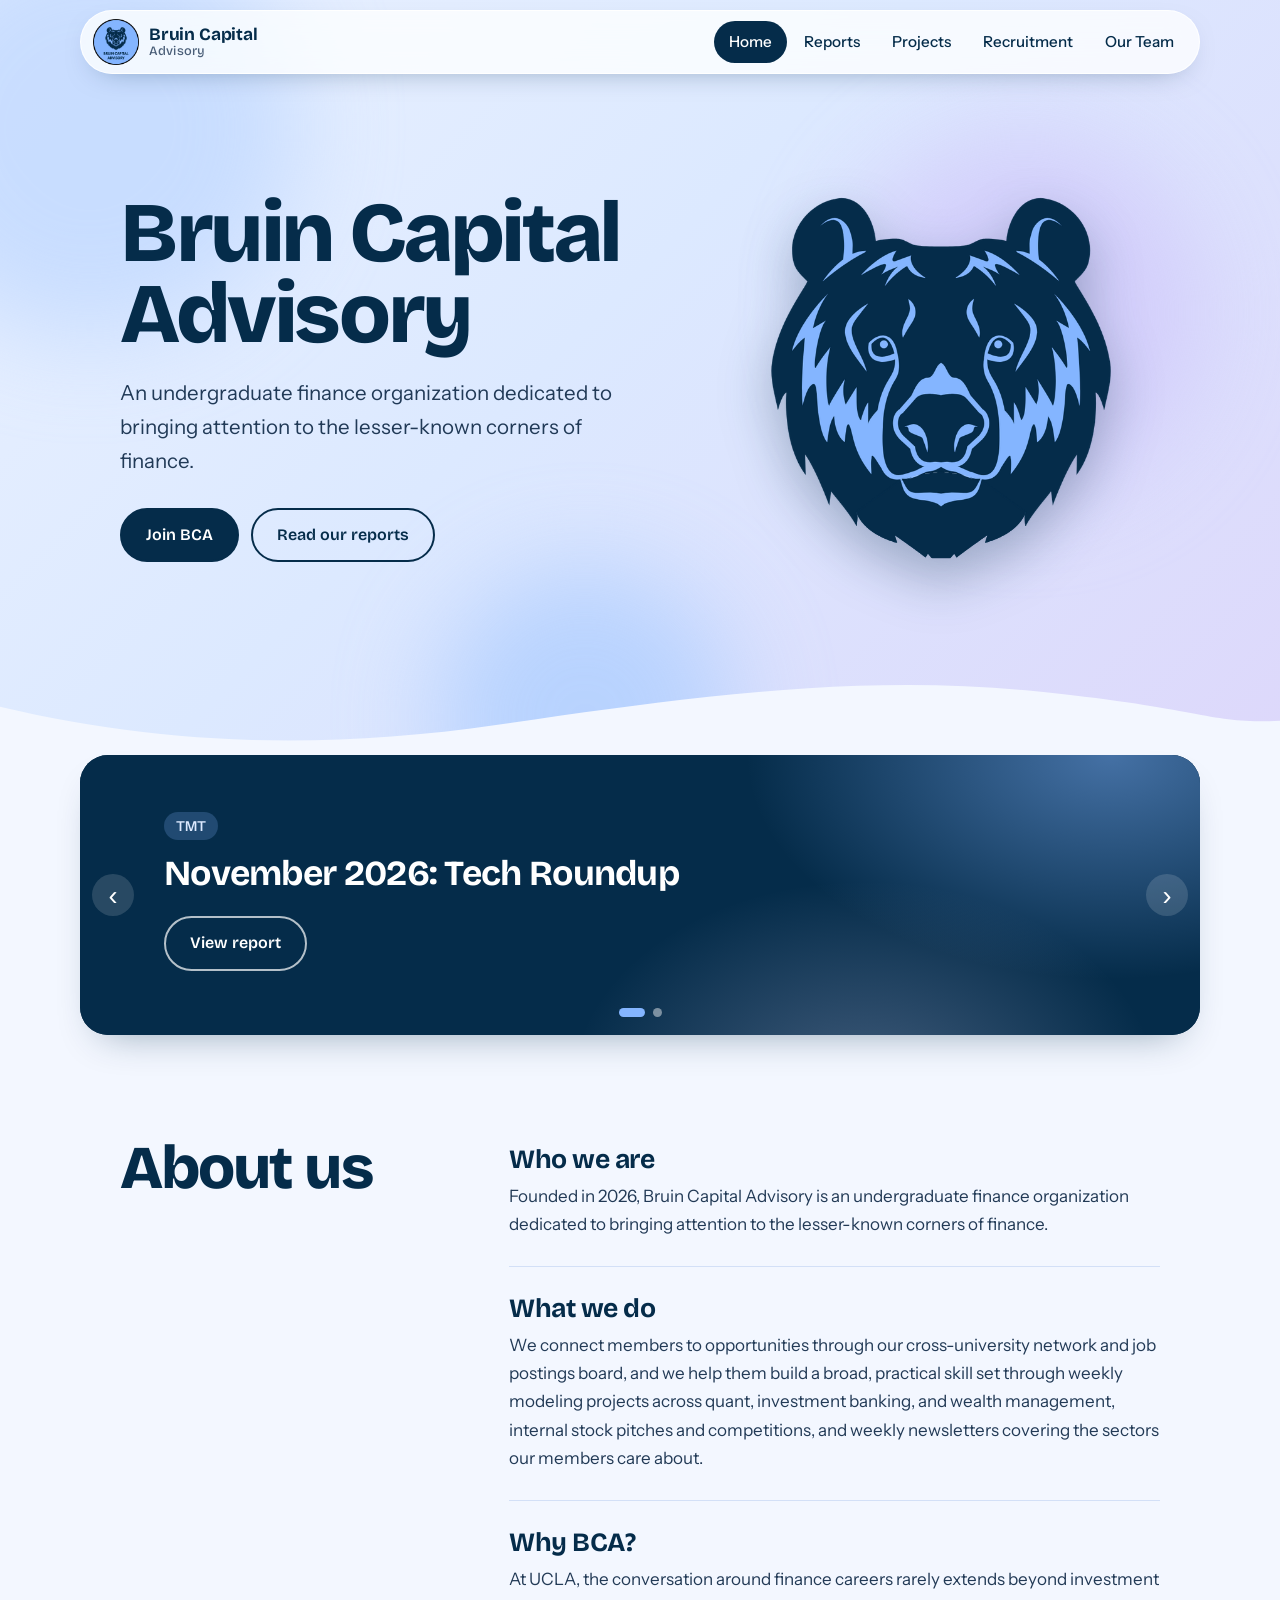
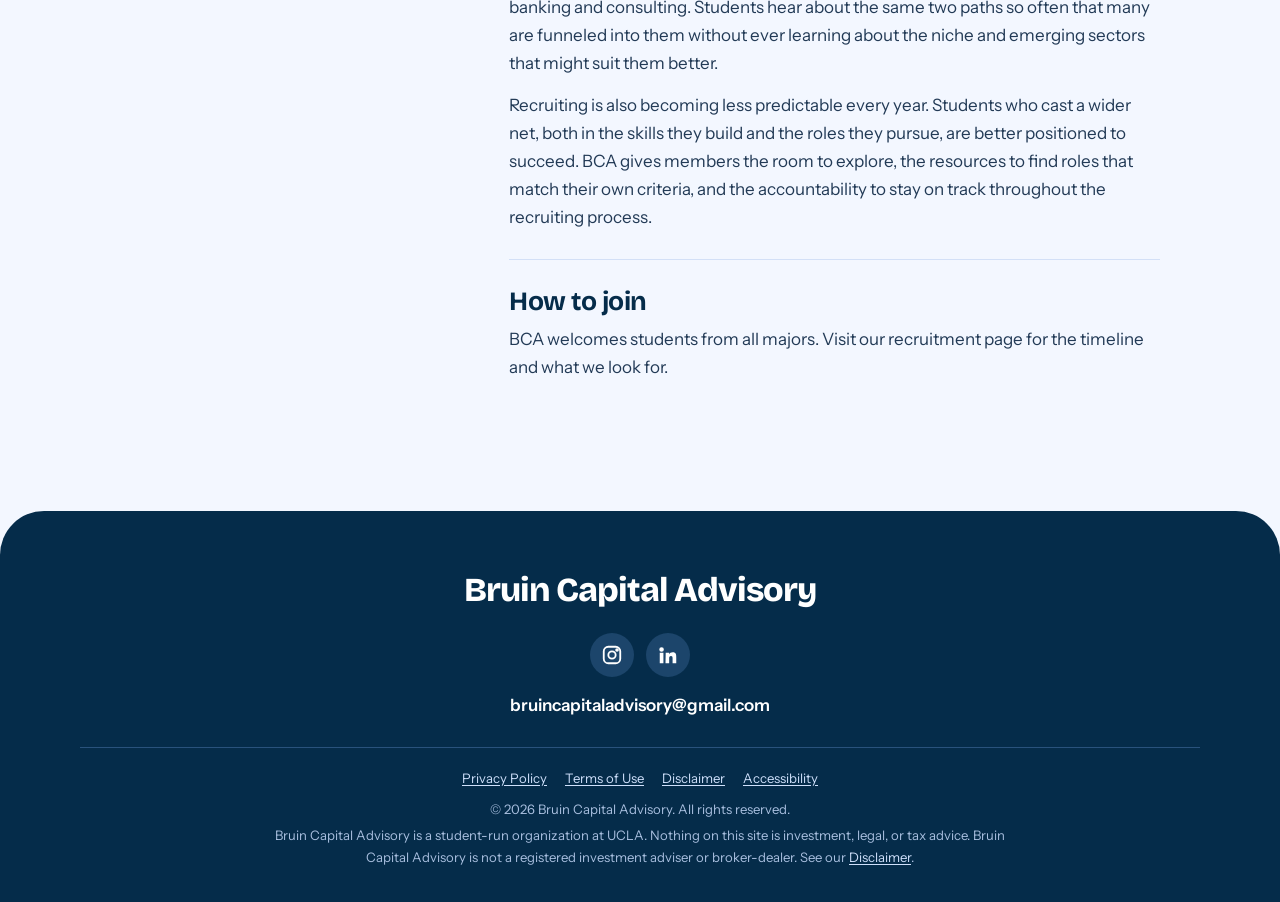
<file: index.html>
<!doctype html>
<html lang="en">
<head>
  <meta charset="utf-8">
  <meta name="viewport" content="width=device-width, initial-scale=1">
  <title>Bruin Capital Advisory | UCLA</title>
  <meta name="description" content="Bruin Capital Advisory is an undergraduate finance organization at UCLA dedicated to the lesser-known corners of finance.">
  <meta property="og:title" content="Bruin Capital Advisory | UCLA">
  <meta property="og:description" content="Bruin Capital Advisory is an undergraduate finance organization at UCLA dedicated to the lesser-known corners of finance.">
  <meta property="og:type" content="website">
  <meta property="og:image" content="assets/logo.png">
  <meta name="theme-color" content="#082c4c">
  <link rel="icon" type="image/png" href="assets/favicon.png">
  <link rel="apple-touch-icon" href="assets/apple-touch-icon.png">
  <link rel="preload" href="assets/fonts/bricolage-grotesque-latin-wght-normal.woff2" as="font" type="font/woff2" crossorigin>
  <link rel="stylesheet" href="css/styles.css?v=202611241013">
</head>
<body>
  <a class="skip-link" href="#main">Skip to content</a>

  <header class="site-header">
    <div class="header-inner">
      <a class="brand" href="index.html" aria-label="Bruin Capital Advisory home">
        <img src="assets/logo.png" alt="" width="58" height="58">
        <span class="brand-name">Bruin Capital<small>Advisory</small></span>
      </a>
      <button class="nav-toggle" type="button" aria-expanded="false" aria-controls="site-nav">Menu</button>
      <nav class="nav" id="site-nav" aria-label="Main">
        <a href="index.html" aria-current="page">Home</a>
        <a href="reports.html">Reports</a>
        <a href="projects.html">Projects</a>
        <a href="recruitment.html">Recruitment</a>
        <a href="team.html">Our Team</a>
      </nav>
    </div>
  </header>

  <main id="main">
    <section class="hero">
      <div class="hero-blobs" aria-hidden="true"><span></span><span></span><span></span></div>
      <div class="hero-inner">
        <div class="hero-content">
          <h1>Bruin Capital Advisory</h1>
          <p>An undergraduate finance organization dedicated to bringing attention to the lesser-known corners of finance.</p>
          <div class="hero-actions">
            <a class="btn btn-solid" href="recruitment.html">Join BCA</a>
            <a class="btn btn-dark" href="reports.html">Read our reports</a>
          </div>
        </div>
        <div class="hero-mark">
          <button class="roar" type="button" aria-label="Make the bear roar">
            <span class="roar-rings" aria-hidden="true"><i></i><i></i><i></i></span>
            <span class="roar-bear-wrap">
              <span class="roar-bear">
                <img class="roar-head" src="assets/bear-head.png" alt="" width="700" height="700">
                <img class="roar-jaw" src="assets/bear-jaw.png" alt="" width="700" height="700">
              </span>
            </span>
          </button>
        </div>
      </div>
      <svg class="wave" viewBox="0 0 1440 90" preserveAspectRatio="none" aria-hidden="true"><path d="M0 48c180 38 360 44 560 18s400-52 600-34 200 34 280 30v28H0z"/></svg>
    </section>

    <section class="carousel" aria-roledescription="carousel" aria-label="Latest reports">
      <div class="slides"></div>
      <button class="carousel-arrow prev" type="button" aria-label="Previous slide">&#8249;</button>
      <button class="carousel-arrow next" type="button" aria-label="Next slide">&#8250;</button>
      <div class="dots"></div>
    </section>

    <section class="about" aria-labelledby="about-title">
      <div class="container about-grid">
        <h2 class="section-title" id="about-title">About us</h2>
        <div class="about-rows">
          <article class="about-row">
            <h3><a href="team.html">Who we are</a></h3>
            <p>Founded in 2026, Bruin Capital Advisory is an undergraduate finance organization dedicated to bringing
              attention to the lesser-known corners of finance.</p>
          </article>
          <article class="about-row">
            <h3><a href="reports.html">What we do</a></h3>
            <p>We connect members to opportunities through our cross-university network and job postings board, and we
              help them build a broad, practical skill set through weekly modeling projects across quant, investment
              banking, and wealth management, internal stock pitches and competitions, and weekly newsletters covering
              the sectors our members care about.</p>
          </article>
          <article class="about-row">
            <h3><a href="recruitment.html">Why BCA?</a></h3>
            <p>At UCLA, the conversation around finance careers rarely extends beyond investment banking and consulting.
              Students hear about the same two paths so often that many are funneled into them without ever learning
              about the niche and emerging sectors that might suit them better.</p>
            <p>Recruiting is also becoming less predictable every year. Students who cast a wider net, both in the skills
              they build and the roles they pursue, are better positioned to succeed. BCA gives members the room to
              explore, the resources to find roles that match their own criteria, and the accountability to stay on track
              throughout the recruiting process.</p>
          </article>
          <article class="about-row">
            <h3><a href="recruitment.html">How to join</a></h3>
            <p>BCA welcomes students from all majors. Visit our recruitment page for the timeline and what we look for.</p>
          </article>
        </div>
      </div>
    </section>
  </main>

  <footer class="site-footer">
    <p class="footer-name">Bruin Capital Advisory</p>
    <div class="socials">
      <a data-instagram href="#" rel="noopener" target="_blank" aria-label="Instagram"><svg viewBox="0 0 24 24" fill="none" stroke="currentColor" stroke-width="2" aria-hidden="true"><rect x="3" y="3" width="18" height="18" rx="5"/><circle cx="12" cy="12" r="4"/><circle cx="17.5" cy="6.5" r="1" fill="currentColor"/></svg></a>
      <a data-linkedin href="#" rel="noopener" target="_blank" aria-label="LinkedIn"><svg viewBox="0 0 24 24" fill="currentColor" aria-hidden="true"><path d="M4.98 3.5a2.5 2.5 0 1 1 0 5 2.5 2.5 0 0 1 0-5zM3 9.5h4V21H3zM9.5 9.5h3.8v1.6h.06c.53-1 1.83-2.06 3.77-2.06C21 9.04 21 11.7 21 15.1V21h-4v-5.2c0-1.24-.02-2.84-1.73-2.84-1.73 0-2 1.35-2 2.75V21h-4z"/></svg></a>
    </div>
    <a class="email" data-email href="#">bruincapitaladvisory@gmail.com</a>

    <div class="footer-legal">
      <nav aria-label="Legal">
        <a href="privacy.html">Privacy Policy</a>
        <a href="terms.html">Terms of Use</a>
        <a href="disclaimer.html">Disclaimer</a>
        <a href="accessibility.html">Accessibility</a>
      </nav>
      <p>&copy; <span data-year>2026</span> Bruin Capital Advisory. All rights reserved.</p>
      <p>Bruin Capital Advisory is a student-run organization at UCLA. Nothing on this site is investment, legal, or tax advice.
        Bruin Capital Advisory is not a registered investment adviser or broker-dealer. See our <a href="disclaimer.html">Disclaimer</a>.</p>
    </div>
  </footer>

  <script src="js/data.js?v=202611241013"></script>
  <script src="js/main.js?v=202611241013"></script>
</body>
</html>
</file>
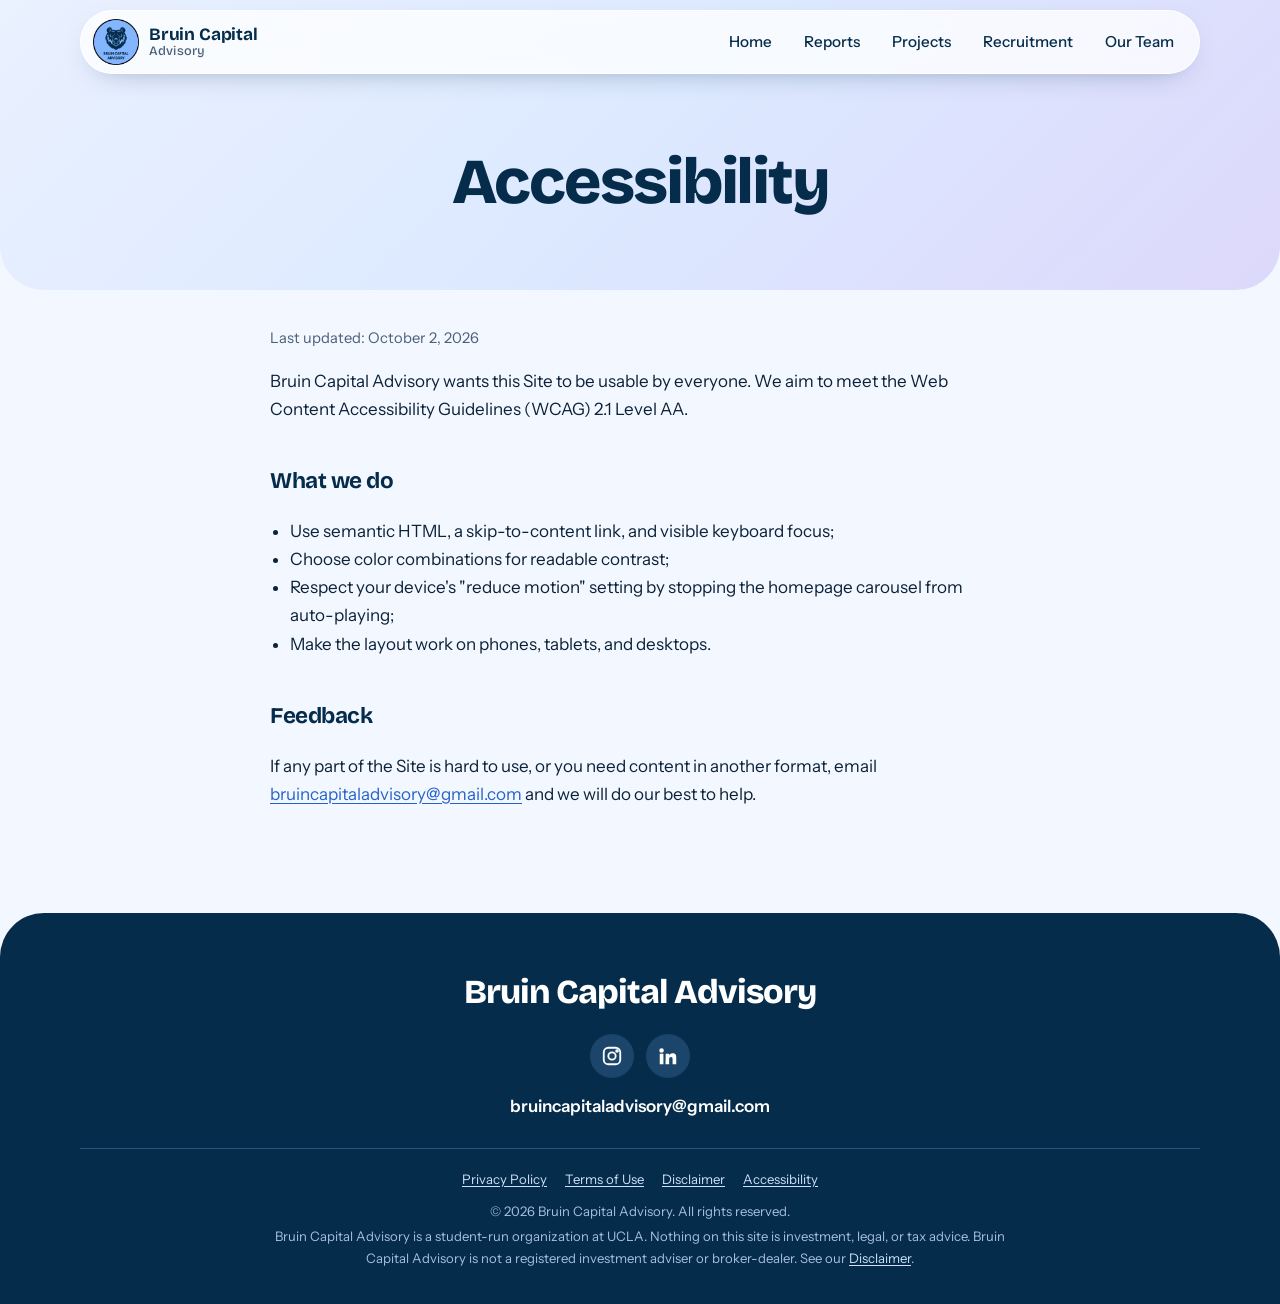
<file: accessibility.html>
<!doctype html>
<html lang="en">
<head>
  <meta charset="utf-8">
  <meta name="viewport" content="width=device-width, initial-scale=1">
  <title>Accessibility | Bruin Capital Advisory</title>
  <meta name="description" content="Bruin Capital Advisory's commitment to an accessible website.">
  <meta property="og:title" content="Accessibility | Bruin Capital Advisory">
  <meta property="og:description" content="Bruin Capital Advisory's commitment to an accessible website.">
  <meta property="og:type" content="website">
  <meta property="og:image" content="assets/logo.png">
  <meta name="theme-color" content="#082c4c">
  <link rel="icon" type="image/png" href="assets/favicon.png">
  <link rel="apple-touch-icon" href="assets/apple-touch-icon.png">
  <link rel="preload" href="assets/fonts/bricolage-grotesque-latin-wght-normal.woff2" as="font" type="font/woff2" crossorigin>
  <link rel="stylesheet" href="css/styles.css?v=202611241013">
</head>
<body>
  <a class="skip-link" href="#main">Skip to content</a>

  <header class="site-header">
    <div class="header-inner">
      <a class="brand" href="index.html" aria-label="Bruin Capital Advisory home">
        <img src="assets/logo.png" alt="" width="58" height="58">
        <span class="brand-name">Bruin Capital<small>Advisory</small></span>
      </a>
      <button class="nav-toggle" type="button" aria-expanded="false" aria-controls="site-nav">Menu</button>
      <nav class="nav" id="site-nav" aria-label="Main">
        <a href="index.html">Home</a>
        <a href="reports.html">Reports</a>
        <a href="projects.html">Projects</a>
        <a href="recruitment.html">Recruitment</a>
        <a href="team.html">Our Team</a>
      </nav>
    </div>
  </header>

  <main id="main">
    <section class="page-hero">
      <div class="container">
        <h1>Accessibility</h1>
      </div>
    </section>
    <article class="container legal">
      <p class="updated">Last updated: October 2, 2026</p>

      <p>Bruin Capital Advisory wants this Site to be usable by everyone. We aim to meet the Web Content Accessibility Guidelines
        (WCAG) 2.1 Level AA.</p>
      <h2>What we do</h2>
      <ul>
        <li>Use semantic HTML, a skip-to-content link, and visible keyboard focus;</li>
        <li>Choose color combinations for readable contrast;</li>
        <li>Respect your device's "reduce motion" setting by stopping the homepage carousel from auto-playing;</li>
        <li>Make the layout work on phones, tablets, and desktops.</li>
      </ul>
      <h2>Feedback</h2>
      <p>If any part of the Site is hard to use, or you need content in another format, email
        <a data-email href="#">bruincapitaladvisory@gmail.com</a> and we will do our best to help.</p>
    </article>
  </main>

  <footer class="site-footer">
    <p class="footer-name">Bruin Capital Advisory</p>
    <div class="socials">
      <a data-instagram href="#" rel="noopener" target="_blank" aria-label="Instagram"><svg viewBox="0 0 24 24" fill="none" stroke="currentColor" stroke-width="2" aria-hidden="true"><rect x="3" y="3" width="18" height="18" rx="5"/><circle cx="12" cy="12" r="4"/><circle cx="17.5" cy="6.5" r="1" fill="currentColor"/></svg></a>
      <a data-linkedin href="#" rel="noopener" target="_blank" aria-label="LinkedIn"><svg viewBox="0 0 24 24" fill="currentColor" aria-hidden="true"><path d="M4.98 3.5a2.5 2.5 0 1 1 0 5 2.5 2.5 0 0 1 0-5zM3 9.5h4V21H3zM9.5 9.5h3.8v1.6h.06c.53-1 1.83-2.06 3.77-2.06C21 9.04 21 11.7 21 15.1V21h-4v-5.2c0-1.24-.02-2.84-1.73-2.84-1.73 0-2 1.35-2 2.75V21h-4z"/></svg></a>
    </div>
    <a class="email" data-email href="#">bruincapitaladvisory@gmail.com</a>

    <div class="footer-legal">
      <nav aria-label="Legal">
        <a href="privacy.html">Privacy Policy</a>
        <a href="terms.html">Terms of Use</a>
        <a href="disclaimer.html">Disclaimer</a>
        <a href="accessibility.html">Accessibility</a>
      </nav>
      <p>&copy; <span data-year>2026</span> Bruin Capital Advisory. All rights reserved.</p>
      <p>Bruin Capital Advisory is a student-run organization at UCLA. Nothing on this site is investment, legal, or tax advice.
        Bruin Capital Advisory is not a registered investment adviser or broker-dealer. See our <a href="disclaimer.html">Disclaimer</a>.</p>
    </div>
  </footer>

  <script src="js/data.js?v=202611241013"></script>
  <script src="js/main.js?v=202611241013"></script>
</body>
</html>
</file>
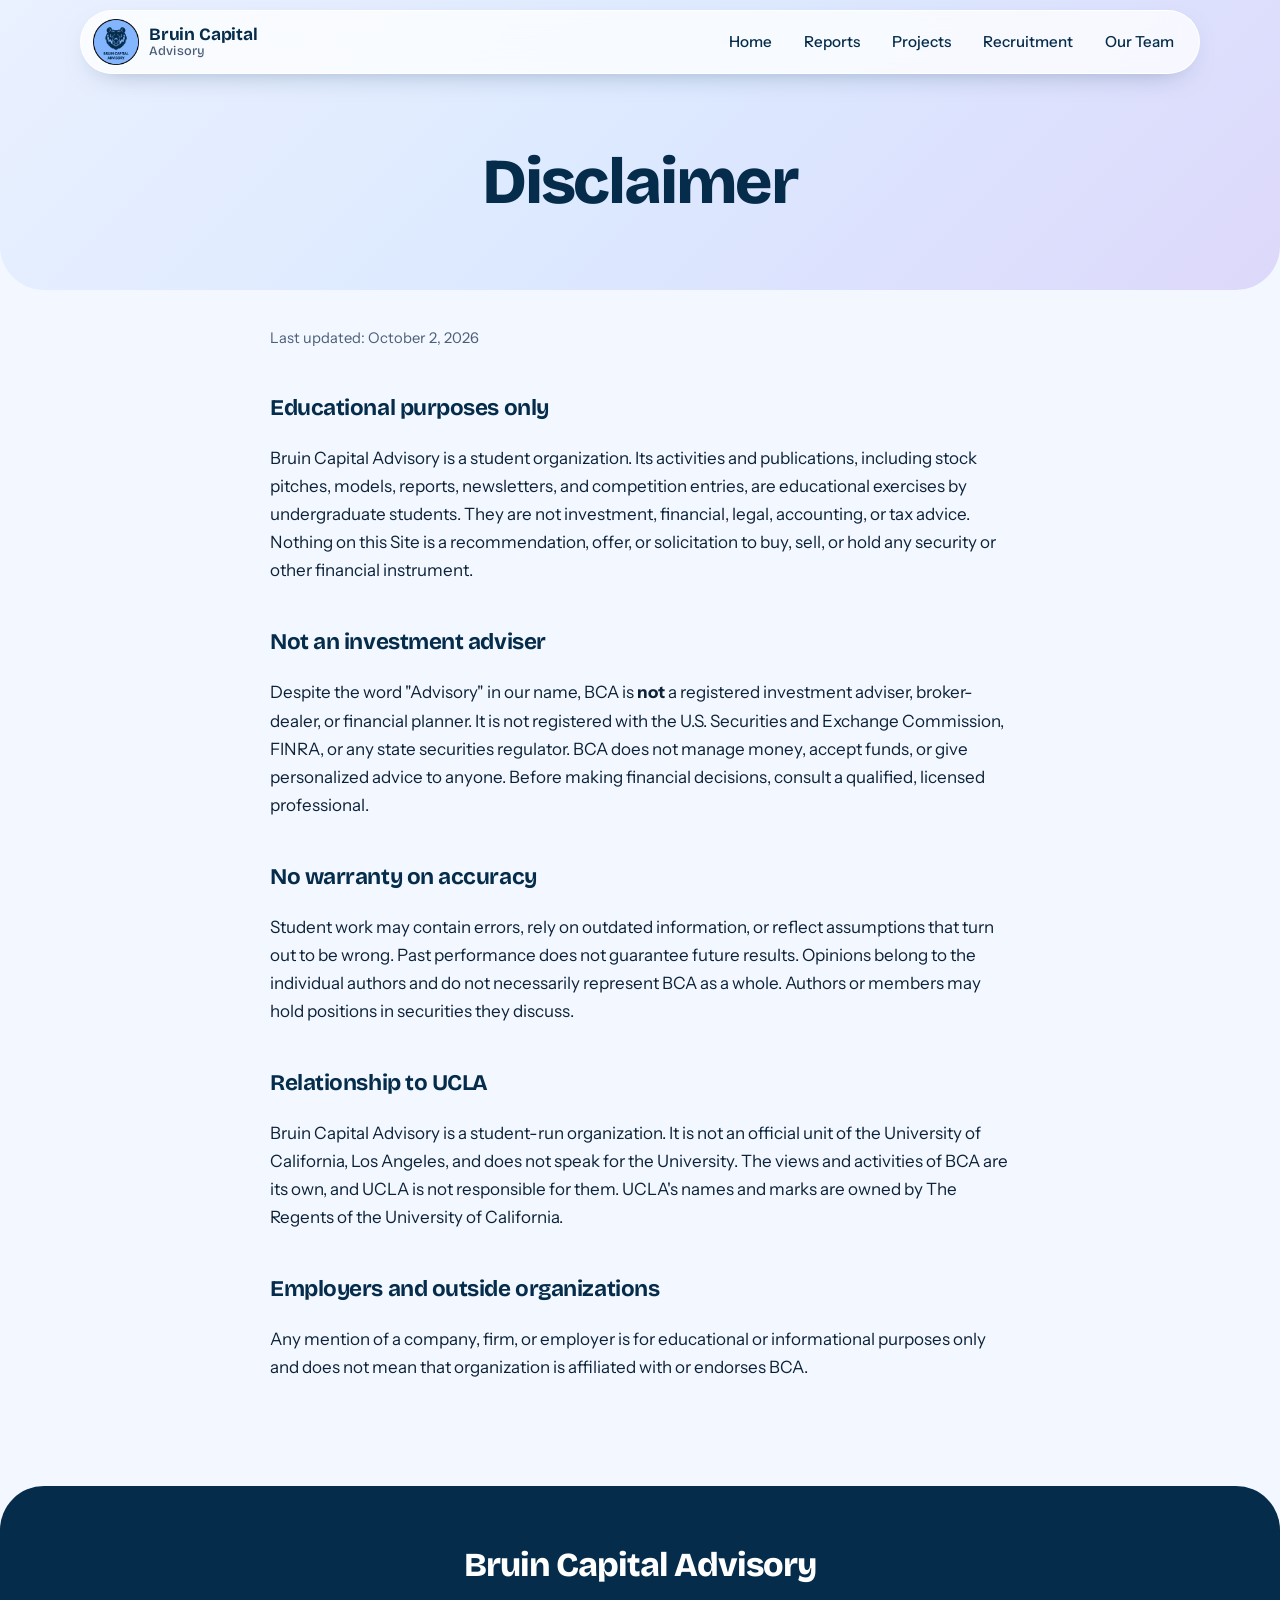
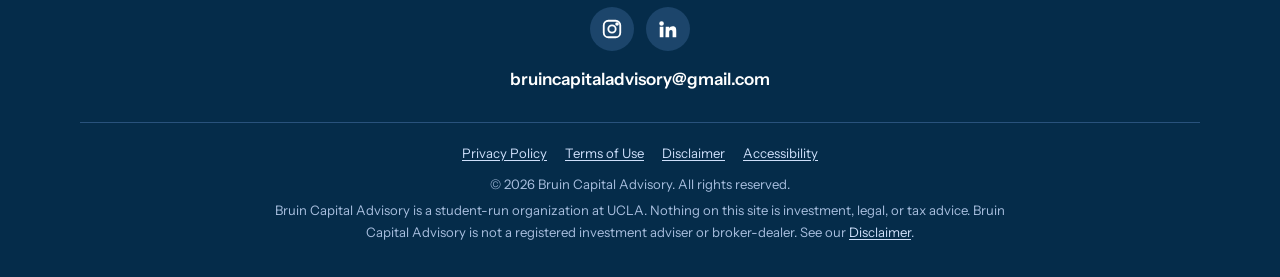
<file: disclaimer.html>
<!doctype html>
<html lang="en">
<head>
  <meta charset="utf-8">
  <meta name="viewport" content="width=device-width, initial-scale=1">
  <title>Disclaimer | Bruin Capital Advisory</title>
  <meta name="description" content="Investment, regulatory, and university-affiliation disclaimers for Bruin Capital Advisory.">
  <meta property="og:title" content="Disclaimer | Bruin Capital Advisory">
  <meta property="og:description" content="Investment, regulatory, and university-affiliation disclaimers for Bruin Capital Advisory.">
  <meta property="og:type" content="website">
  <meta property="og:image" content="assets/logo.png">
  <meta name="theme-color" content="#082c4c">
  <link rel="icon" type="image/png" href="assets/favicon.png">
  <link rel="apple-touch-icon" href="assets/apple-touch-icon.png">
  <link rel="preload" href="assets/fonts/bricolage-grotesque-latin-wght-normal.woff2" as="font" type="font/woff2" crossorigin>
  <link rel="stylesheet" href="css/styles.css?v=202611241013">
</head>
<body>
  <a class="skip-link" href="#main">Skip to content</a>

  <header class="site-header">
    <div class="header-inner">
      <a class="brand" href="index.html" aria-label="Bruin Capital Advisory home">
        <img src="assets/logo.png" alt="" width="58" height="58">
        <span class="brand-name">Bruin Capital<small>Advisory</small></span>
      </a>
      <button class="nav-toggle" type="button" aria-expanded="false" aria-controls="site-nav">Menu</button>
      <nav class="nav" id="site-nav" aria-label="Main">
        <a href="index.html">Home</a>
        <a href="reports.html">Reports</a>
        <a href="projects.html">Projects</a>
        <a href="recruitment.html">Recruitment</a>
        <a href="team.html">Our Team</a>
      </nav>
    </div>
  </header>

  <main id="main">
    <section class="page-hero">
      <div class="container">
        <h1>Disclaimer</h1>
      </div>
    </section>
    <article class="container legal">
      <p class="updated">Last updated: October 2, 2026</p>

      <h2>Educational purposes only</h2>
      <p>Bruin Capital Advisory is a student organization. Its activities and publications, including stock pitches, models,
        reports, newsletters, and competition entries, are educational exercises by undergraduate students. They are
        not investment, financial, legal, accounting, or tax advice. Nothing on this Site is a recommendation, offer,
        or solicitation to buy, sell, or hold any security or other financial instrument.</p>

      <h2>Not an investment adviser</h2>
      <p>Despite the word "Advisory" in our name, BCA is <strong>not</strong> a registered investment adviser,
        broker-dealer, or financial planner. It is not registered with the U.S. Securities and Exchange Commission,
        FINRA, or any state securities regulator. BCA does not manage money, accept funds, or give personalized
        advice to anyone. Before making financial decisions, consult a qualified, licensed professional.</p>

      <h2>No warranty on accuracy</h2>
      <p>Student work may contain errors, rely on outdated information, or reflect assumptions that turn out to be
        wrong. Past performance does not guarantee future results. Opinions belong to the individual authors and do
        not necessarily represent BCA as a whole. Authors or members may hold positions in securities they discuss.</p>

      <h2>Relationship to UCLA</h2>
      <p>Bruin Capital Advisory is a student-run organization. It is not an official unit of the University of California, Los
        Angeles, and does not speak for the University. The views and activities of BCA are its own, and UCLA is not
        responsible for them. UCLA's names and marks are owned by The Regents of the University of California.</p>

      <h2>Employers and outside organizations</h2>
      <p>Any mention of a company, firm, or employer is for educational or informational purposes only and does
        not mean that organization is affiliated with or endorses BCA.</p>
    </article>
  </main>

  <footer class="site-footer">
    <p class="footer-name">Bruin Capital Advisory</p>
    <div class="socials">
      <a data-instagram href="#" rel="noopener" target="_blank" aria-label="Instagram"><svg viewBox="0 0 24 24" fill="none" stroke="currentColor" stroke-width="2" aria-hidden="true"><rect x="3" y="3" width="18" height="18" rx="5"/><circle cx="12" cy="12" r="4"/><circle cx="17.5" cy="6.5" r="1" fill="currentColor"/></svg></a>
      <a data-linkedin href="#" rel="noopener" target="_blank" aria-label="LinkedIn"><svg viewBox="0 0 24 24" fill="currentColor" aria-hidden="true"><path d="M4.98 3.5a2.5 2.5 0 1 1 0 5 2.5 2.5 0 0 1 0-5zM3 9.5h4V21H3zM9.5 9.5h3.8v1.6h.06c.53-1 1.83-2.06 3.77-2.06C21 9.04 21 11.7 21 15.1V21h-4v-5.2c0-1.24-.02-2.84-1.73-2.84-1.73 0-2 1.35-2 2.75V21h-4z"/></svg></a>
    </div>
    <a class="email" data-email href="#">bruincapitaladvisory@gmail.com</a>

    <div class="footer-legal">
      <nav aria-label="Legal">
        <a href="privacy.html">Privacy Policy</a>
        <a href="terms.html">Terms of Use</a>
        <a href="disclaimer.html">Disclaimer</a>
        <a href="accessibility.html">Accessibility</a>
      </nav>
      <p>&copy; <span data-year>2026</span> Bruin Capital Advisory. All rights reserved.</p>
      <p>Bruin Capital Advisory is a student-run organization at UCLA. Nothing on this site is investment, legal, or tax advice.
        Bruin Capital Advisory is not a registered investment adviser or broker-dealer. See our <a href="disclaimer.html">Disclaimer</a>.</p>
    </div>
  </footer>

  <script src="js/data.js?v=202611241013"></script>
  <script src="js/main.js?v=202611241013"></script>
</body>
</html>
</file>
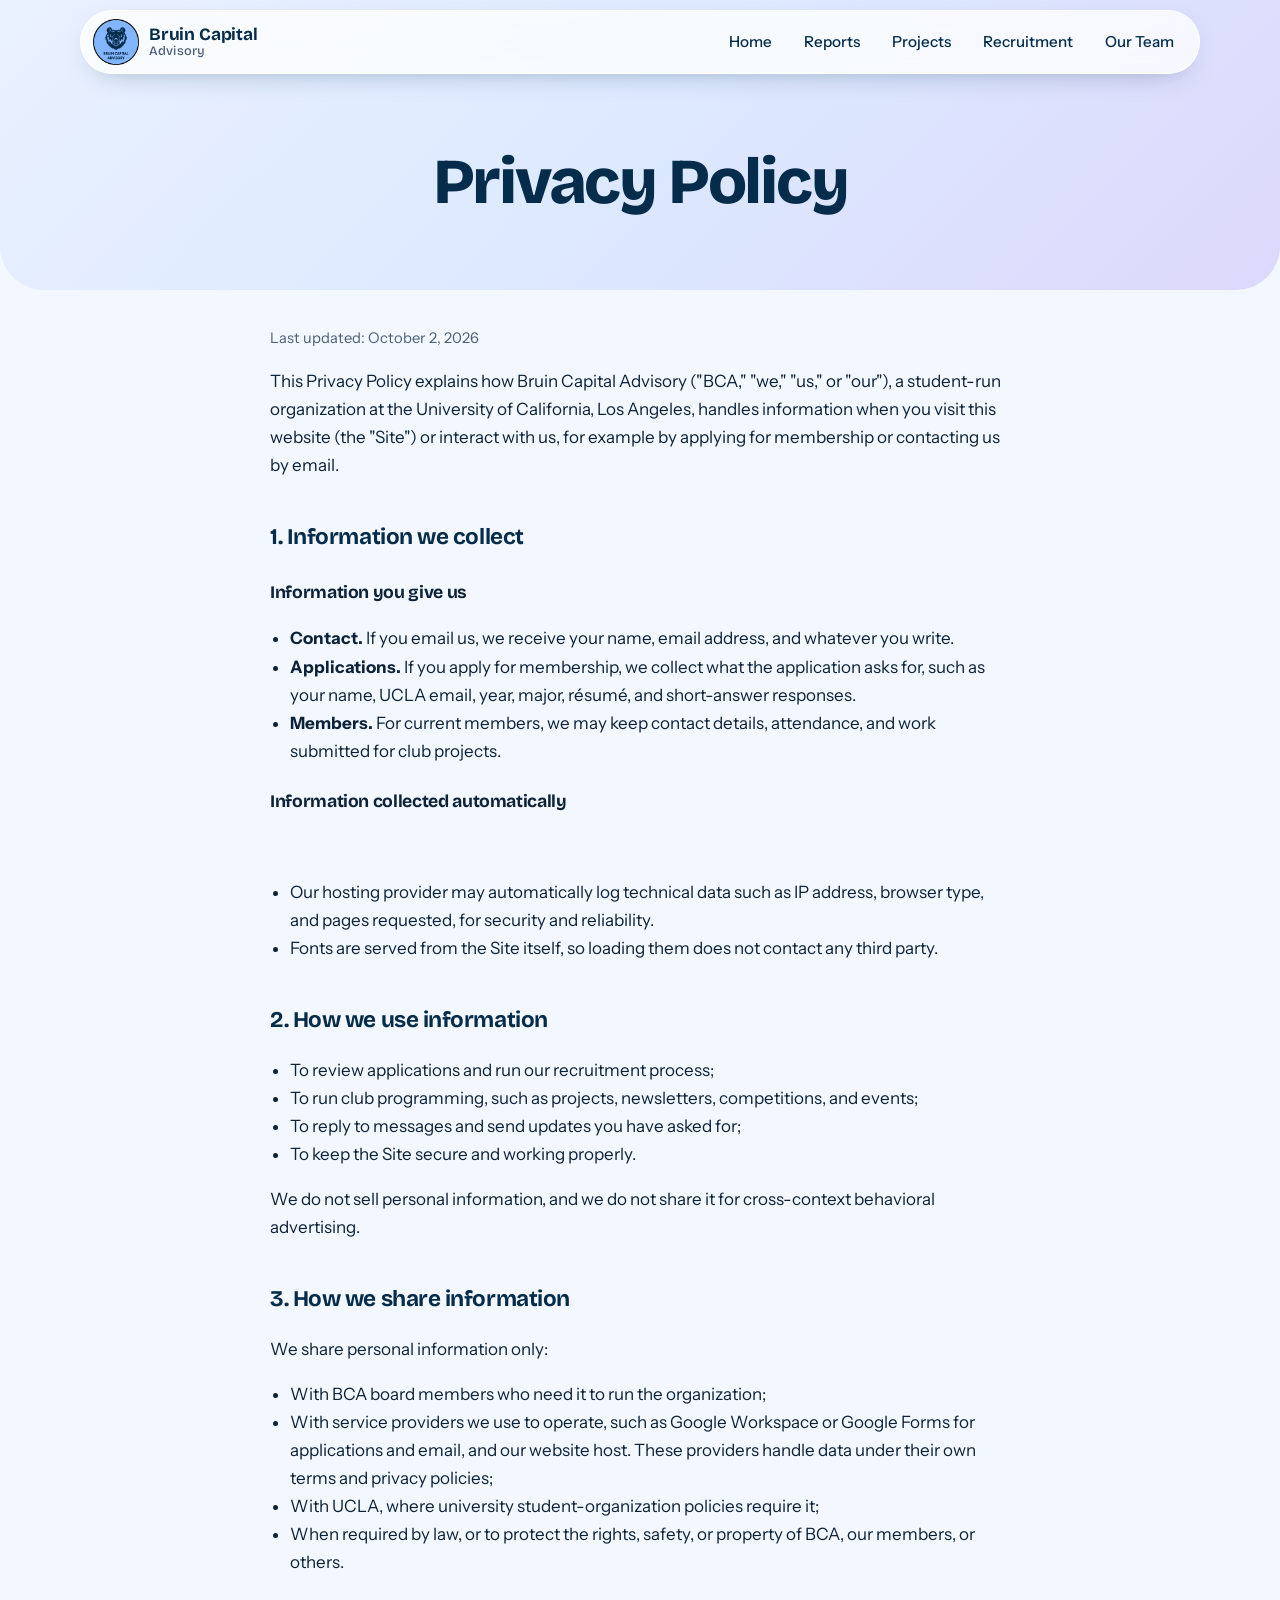
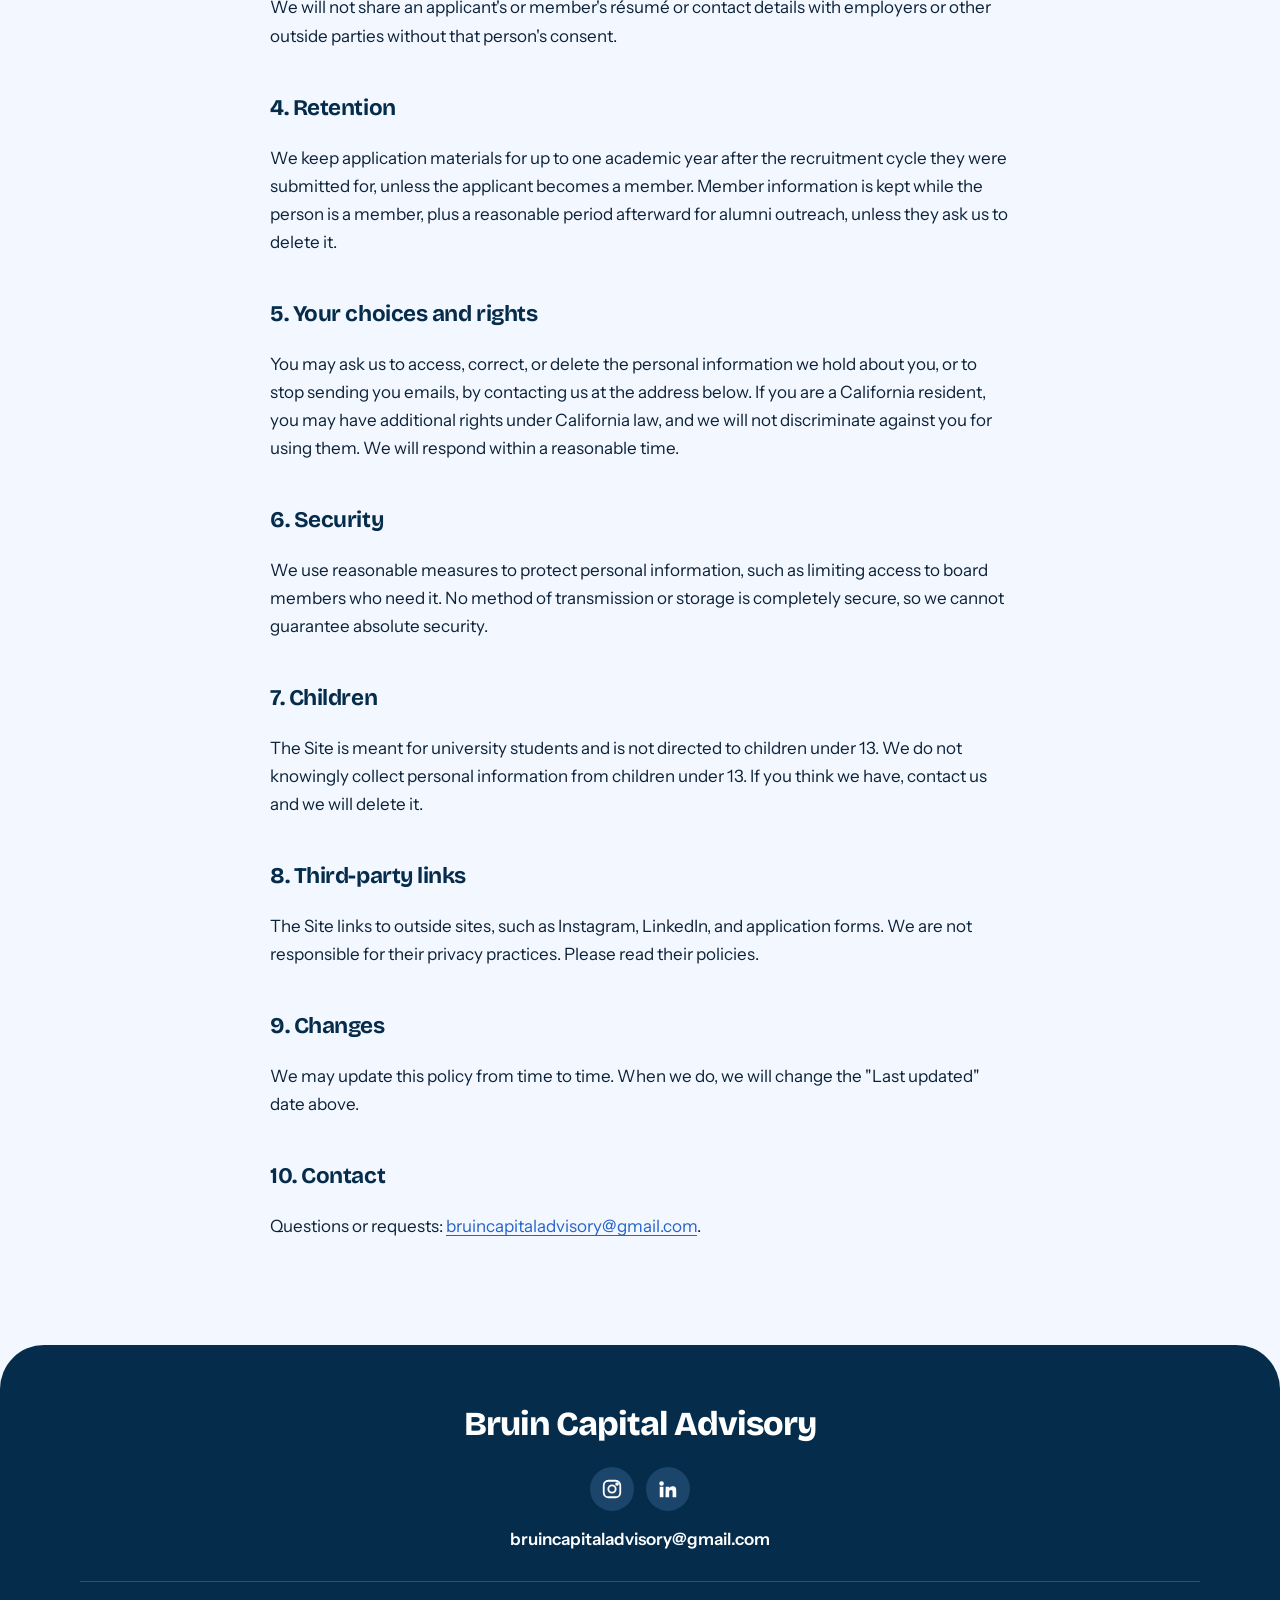
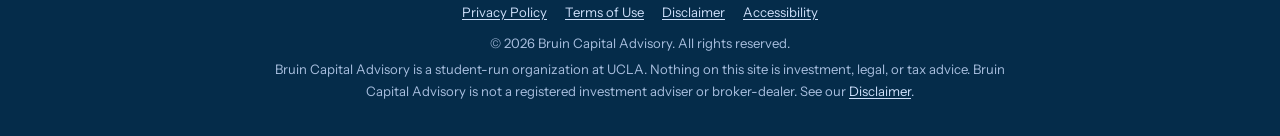
<file: privacy.html>
<!doctype html>
<html lang="en">
<head>
  <meta charset="utf-8">
  <meta name="viewport" content="width=device-width, initial-scale=1">
  <title>Privacy Policy | Bruin Capital Advisory</title>
  <meta name="description" content="How Bruin Capital Advisory collects, uses, and protects personal information.">
  <meta property="og:title" content="Privacy Policy | Bruin Capital Advisory">
  <meta property="og:description" content="How Bruin Capital Advisory collects, uses, and protects personal information.">
  <meta property="og:type" content="website">
  <meta property="og:image" content="assets/logo.png">
  <meta name="theme-color" content="#082c4c">
  <link rel="icon" type="image/png" href="assets/favicon.png">
  <link rel="apple-touch-icon" href="assets/apple-touch-icon.png">
  <link rel="preload" href="assets/fonts/bricolage-grotesque-latin-wght-normal.woff2" as="font" type="font/woff2" crossorigin>
  <link rel="stylesheet" href="css/styles.css?v=202611241013">
</head>
<body>
  <a class="skip-link" href="#main">Skip to content</a>

  <header class="site-header">
    <div class="header-inner">
      <a class="brand" href="index.html" aria-label="Bruin Capital Advisory home">
        <img src="assets/logo.png" alt="" width="58" height="58">
        <span class="brand-name">Bruin Capital<small>Advisory</small></span>
      </a>
      <button class="nav-toggle" type="button" aria-expanded="false" aria-controls="site-nav">Menu</button>
      <nav class="nav" id="site-nav" aria-label="Main">
        <a href="index.html">Home</a>
        <a href="reports.html">Reports</a>
        <a href="projects.html">Projects</a>
        <a href="recruitment.html">Recruitment</a>
        <a href="team.html">Our Team</a>
      </nav>
    </div>
  </header>

  <main id="main">
    <section class="page-hero">
      <div class="container">
        <h1>Privacy Policy</h1>
      </div>
    </section>
    <article class="container legal">
      <p class="updated">Last updated: October 2, 2026</p>

      <p>This Privacy Policy explains how Bruin Capital Advisory ("BCA," "we," "us," or "our"), a student-run organization at the
        University of California, Los Angeles, handles information when you visit this website (the "Site") or
        interact with us, for example by applying for membership or contacting us by email.</p>

      <h2>1. Information we collect</h2>
      <h3>Information you give us</h3>
      <ul>
        <li><strong>Contact.</strong> If you email us, we receive your name, email address, and whatever you write.</li>
        <li><strong>Applications.</strong> If you apply for membership, we collect what the application asks for,
          such as your name, UCLA email, year, major, résumé, and short-answer responses.</li>
        <li><strong>Members.</strong> For current members, we may keep contact details, attendance, and work
          submitted for club projects.</li>
      </ul>
      <h3>Information collected automatically</h3>
      <p>The Site itself does not use cookies, analytics, advertising pixels, or tracking scripts. However:</p>
      <ul>
        <li>Our hosting provider may automatically log technical data such as IP address, browser type, and pages
          requested, for security and reliability.</li>
        <li>Fonts are served from the Site itself, so loading them does not contact any third party.</li>
      </ul>

      <h2>2. How we use information</h2>
      <ul>
        <li>To review applications and run our recruitment process;</li>
        <li>To run club programming, such as projects, newsletters, competitions, and events;</li>
        <li>To reply to messages and send updates you have asked for;</li>
        <li>To keep the Site secure and working properly.</li>
      </ul>
      <p>We do not sell personal information, and we do not share it for cross-context behavioral advertising.</p>

      <h2>3. How we share information</h2>
      <p>We share personal information only:</p>
      <ul>
        <li>With BCA board members who need it to run the organization;</li>
        <li>With service providers we use to operate, such as Google Workspace or Google Forms for applications and
          email, and our website host. These providers handle data under their own terms and privacy policies;</li>
        <li>With UCLA, where university student-organization policies require it;</li>
        <li>When required by law, or to protect the rights, safety, or property of BCA, our members, or others.</li>
      </ul>
      <p>We will not share an applicant's or member's résumé or contact details with employers or other outside
        parties without that person's consent.</p>

      <h2>4. Retention</h2>
      <p>We keep application materials for up to one academic year after the recruitment cycle they were submitted
        for, unless the applicant becomes a member. Member information is kept while the person is a member, plus a
        reasonable period afterward for alumni outreach, unless they ask us to delete it.</p>

      <h2>5. Your choices and rights</h2>
      <p>You may ask us to access, correct, or delete the personal information we hold about you, or to stop
        sending you emails, by contacting us at the address below. If you are a California resident, you may have
        additional rights under California law, and we will not discriminate against you for using them. We will
        respond within a reasonable time.</p>

      <h2>6. Security</h2>
      <p>We use reasonable measures to protect personal information, such as limiting access to board members who
        need it. No method of transmission or storage is completely secure, so we cannot guarantee absolute
        security.</p>

      <h2>7. Children</h2>
      <p>The Site is meant for university students and is not directed to children under 13. We do not knowingly
        collect personal information from children under 13. If you think we have, contact us and we will delete
        it.</p>

      <h2>8. Third-party links</h2>
      <p>The Site links to outside sites, such as Instagram, LinkedIn, and application forms. We are not
        responsible for their privacy practices. Please read their policies.</p>

      <h2>9. Changes</h2>
      <p>We may update this policy from time to time. When we do, we will change the "Last updated" date above.</p>

      <h2>10. Contact</h2>
      <p>Questions or requests: <a data-email href="#">bruincapitaladvisory@gmail.com</a>.</p>
    </article>
  </main>

  <footer class="site-footer">
    <p class="footer-name">Bruin Capital Advisory</p>
    <div class="socials">
      <a data-instagram href="#" rel="noopener" target="_blank" aria-label="Instagram"><svg viewBox="0 0 24 24" fill="none" stroke="currentColor" stroke-width="2" aria-hidden="true"><rect x="3" y="3" width="18" height="18" rx="5"/><circle cx="12" cy="12" r="4"/><circle cx="17.5" cy="6.5" r="1" fill="currentColor"/></svg></a>
      <a data-linkedin href="#" rel="noopener" target="_blank" aria-label="LinkedIn"><svg viewBox="0 0 24 24" fill="currentColor" aria-hidden="true"><path d="M4.98 3.5a2.5 2.5 0 1 1 0 5 2.5 2.5 0 0 1 0-5zM3 9.5h4V21H3zM9.5 9.5h3.8v1.6h.06c.53-1 1.83-2.06 3.77-2.06C21 9.04 21 11.7 21 15.1V21h-4v-5.2c0-1.24-.02-2.84-1.73-2.84-1.73 0-2 1.35-2 2.75V21h-4z"/></svg></a>
    </div>
    <a class="email" data-email href="#">bruincapitaladvisory@gmail.com</a>

    <div class="footer-legal">
      <nav aria-label="Legal">
        <a href="privacy.html">Privacy Policy</a>
        <a href="terms.html">Terms of Use</a>
        <a href="disclaimer.html">Disclaimer</a>
        <a href="accessibility.html">Accessibility</a>
      </nav>
      <p>&copy; <span data-year>2026</span> Bruin Capital Advisory. All rights reserved.</p>
      <p>Bruin Capital Advisory is a student-run organization at UCLA. Nothing on this site is investment, legal, or tax advice.
        Bruin Capital Advisory is not a registered investment adviser or broker-dealer. See our <a href="disclaimer.html">Disclaimer</a>.</p>
    </div>
  </footer>

  <script src="js/data.js?v=202611241013"></script>
  <script src="js/main.js?v=202611241013"></script>
</body>
</html>
</file>
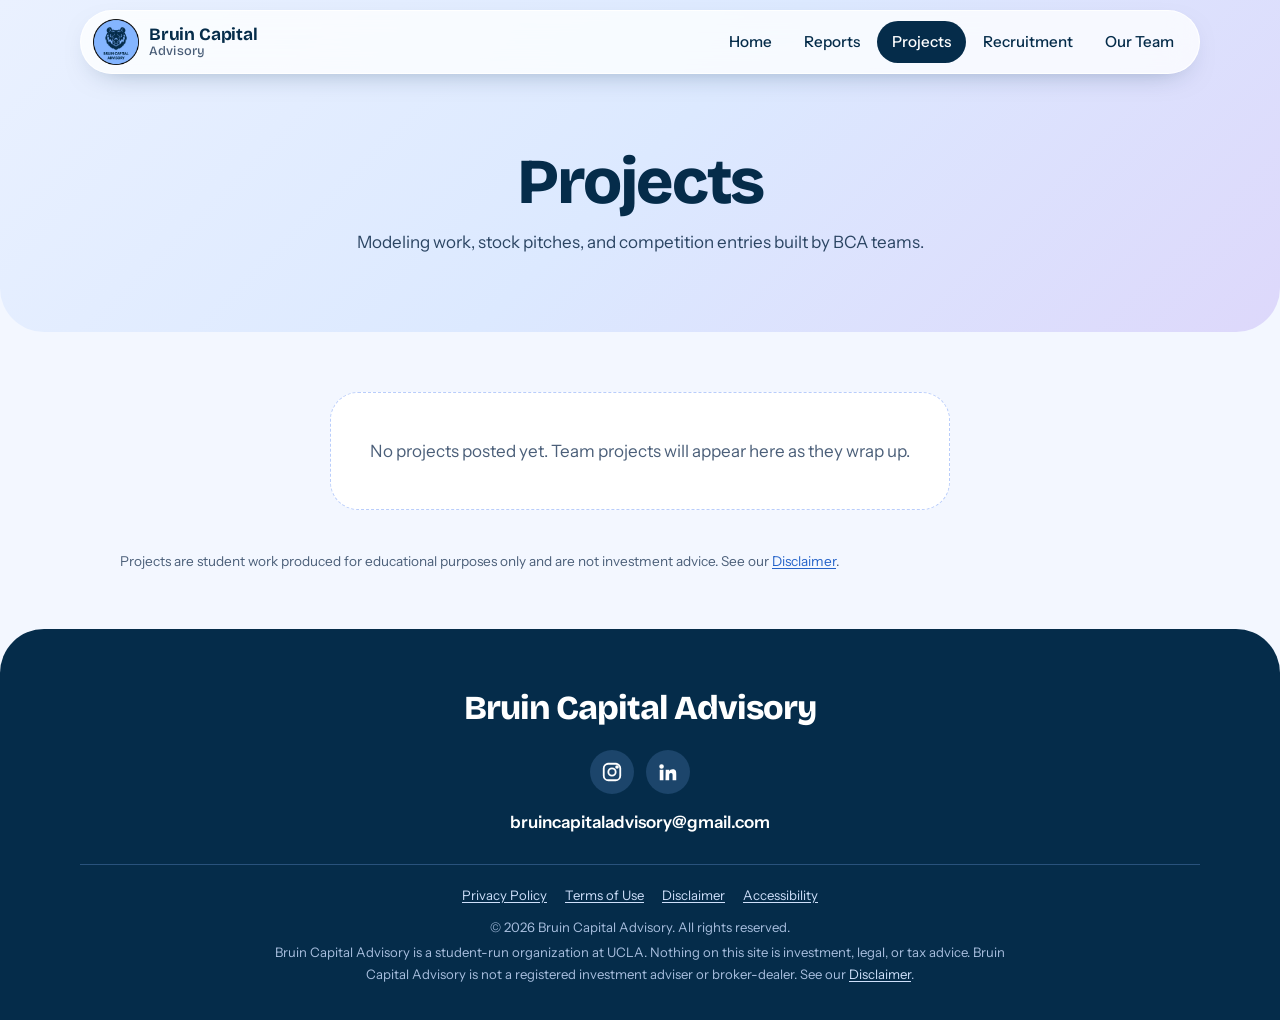
<file: projects.html>
<!doctype html>
<html lang="en">
<head>
  <meta charset="utf-8">
  <meta name="viewport" content="width=device-width, initial-scale=1">
  <title>Projects | Bruin Capital Advisory</title>
  <meta name="description" content="Modeling projects, stock pitches, and competition work from Bruin Capital Advisory teams.">
  <meta property="og:title" content="Projects | Bruin Capital Advisory">
  <meta property="og:description" content="Modeling projects, stock pitches, and competition work from Bruin Capital Advisory teams.">
  <meta property="og:type" content="website">
  <meta property="og:image" content="assets/logo.png">
  <meta name="theme-color" content="#082c4c">
  <link rel="icon" type="image/png" href="assets/favicon.png">
  <link rel="apple-touch-icon" href="assets/apple-touch-icon.png">
  <link rel="preload" href="assets/fonts/bricolage-grotesque-latin-wght-normal.woff2" as="font" type="font/woff2" crossorigin>
  <link rel="stylesheet" href="css/styles.css?v=202611241013">
</head>
<body>
  <a class="skip-link" href="#main">Skip to content</a>

  <header class="site-header">
    <div class="header-inner">
      <a class="brand" href="index.html" aria-label="Bruin Capital Advisory home">
        <img src="assets/logo.png" alt="" width="58" height="58">
        <span class="brand-name">Bruin Capital<small>Advisory</small></span>
      </a>
      <button class="nav-toggle" type="button" aria-expanded="false" aria-controls="site-nav">Menu</button>
      <nav class="nav" id="site-nav" aria-label="Main">
        <a href="index.html">Home</a>
        <a href="reports.html">Reports</a>
        <a href="projects.html" aria-current="page">Projects</a>
        <a href="recruitment.html">Recruitment</a>
        <a href="team.html">Our Team</a>
      </nav>
    </div>
  </header>

  <main id="main">
    <section class="page-hero">
      <div class="container">
        <h1>Projects</h1>
        <p>Modeling work, stock pitches, and competition entries built by BCA teams.</p>
      </div>
    </section>
    <div class="container">
      <div class="project-list"></div>
      <p class="empty" hidden>No projects posted yet. Team projects will appear here as they wrap up.</p>
      <p class="fine-print">Projects are student work produced for educational purposes only and are not
        investment advice. See our <a href="disclaimer.html">Disclaimer</a>.</p>
    </div>
  </main>

  <footer class="site-footer">
    <p class="footer-name">Bruin Capital Advisory</p>
    <div class="socials">
      <a data-instagram href="#" rel="noopener" target="_blank" aria-label="Instagram"><svg viewBox="0 0 24 24" fill="none" stroke="currentColor" stroke-width="2" aria-hidden="true"><rect x="3" y="3" width="18" height="18" rx="5"/><circle cx="12" cy="12" r="4"/><circle cx="17.5" cy="6.5" r="1" fill="currentColor"/></svg></a>
      <a data-linkedin href="#" rel="noopener" target="_blank" aria-label="LinkedIn"><svg viewBox="0 0 24 24" fill="currentColor" aria-hidden="true"><path d="M4.98 3.5a2.5 2.5 0 1 1 0 5 2.5 2.5 0 0 1 0-5zM3 9.5h4V21H3zM9.5 9.5h3.8v1.6h.06c.53-1 1.83-2.06 3.77-2.06C21 9.04 21 11.7 21 15.1V21h-4v-5.2c0-1.24-.02-2.84-1.73-2.84-1.73 0-2 1.35-2 2.75V21h-4z"/></svg></a>
    </div>
    <a class="email" data-email href="#">bruincapitaladvisory@gmail.com</a>

    <div class="footer-legal">
      <nav aria-label="Legal">
        <a href="privacy.html">Privacy Policy</a>
        <a href="terms.html">Terms of Use</a>
        <a href="disclaimer.html">Disclaimer</a>
        <a href="accessibility.html">Accessibility</a>
      </nav>
      <p>&copy; <span data-year>2026</span> Bruin Capital Advisory. All rights reserved.</p>
      <p>Bruin Capital Advisory is a student-run organization at UCLA. Nothing on this site is investment, legal, or tax advice.
        Bruin Capital Advisory is not a registered investment adviser or broker-dealer. See our <a href="disclaimer.html">Disclaimer</a>.</p>
    </div>
  </footer>

  <script src="js/data.js?v=202611241013"></script>
  <script src="js/main.js?v=202611241013"></script>
</body>
</html>
</file>
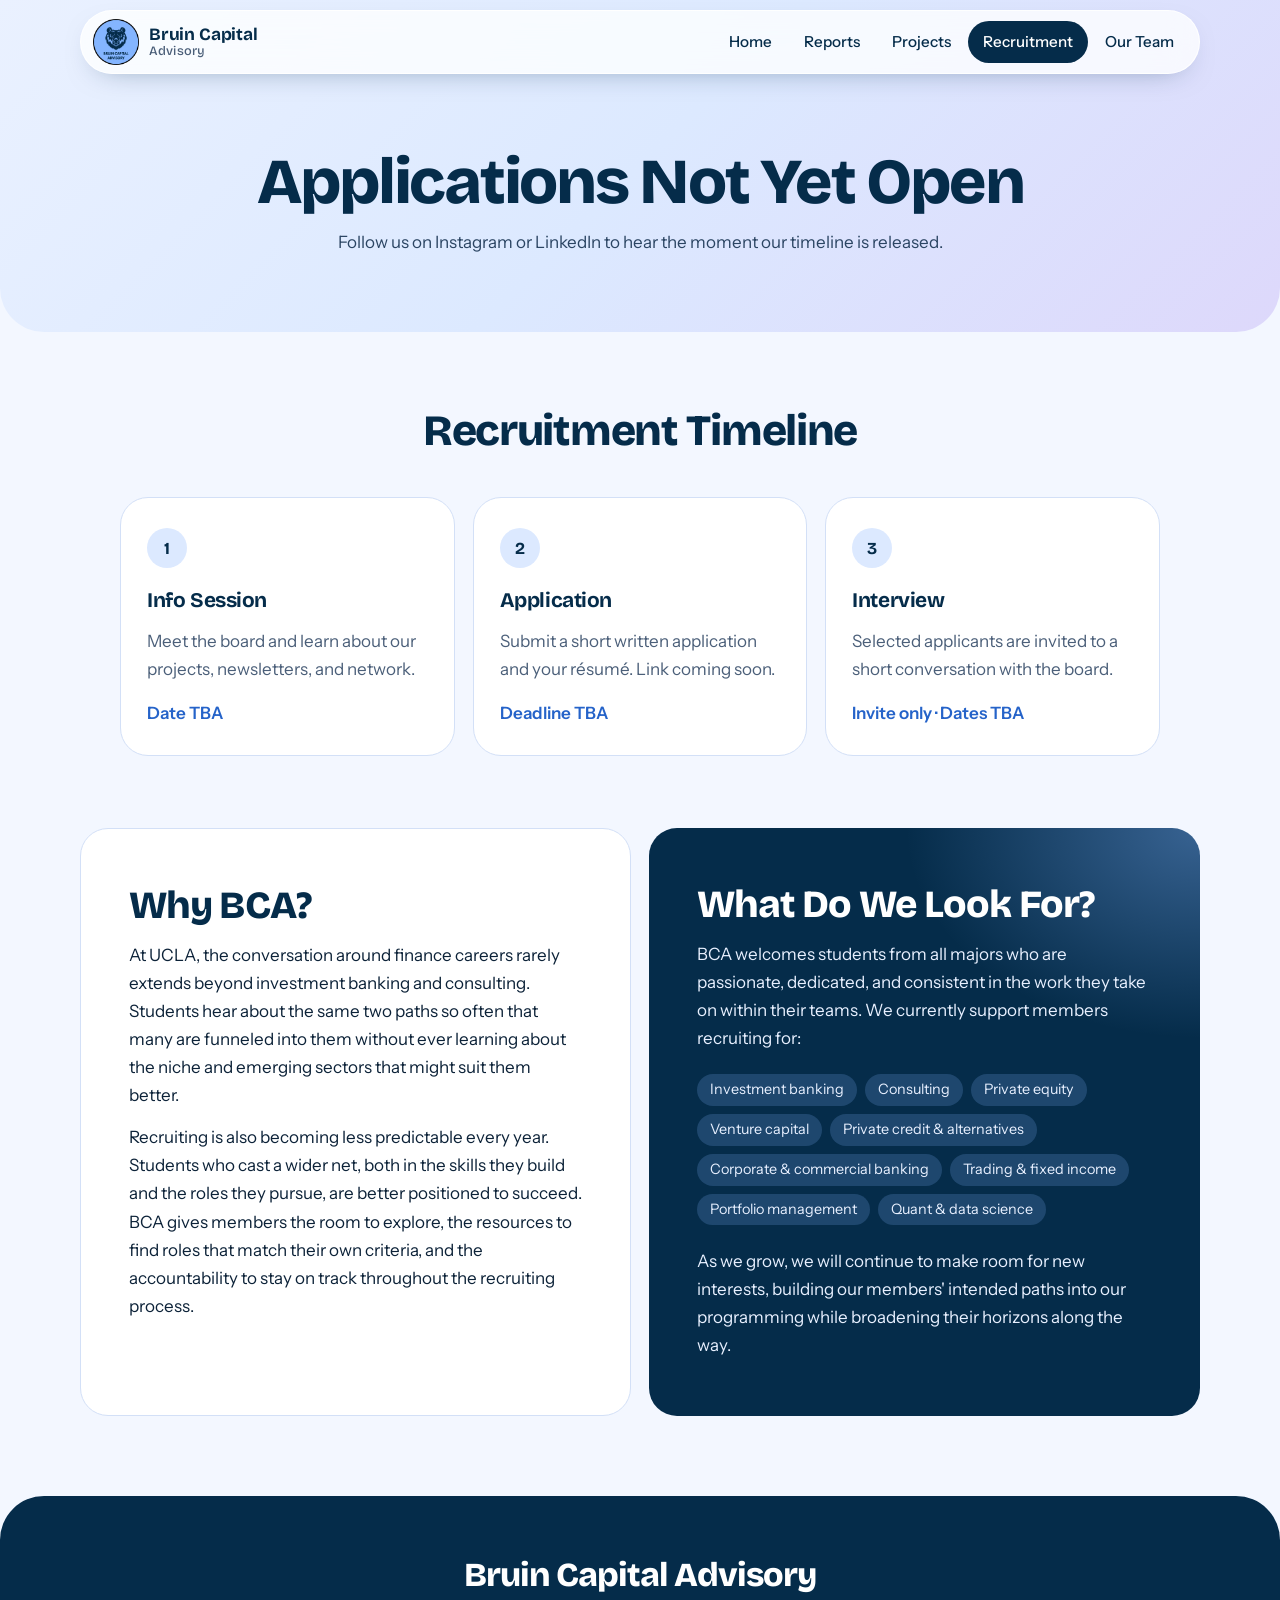
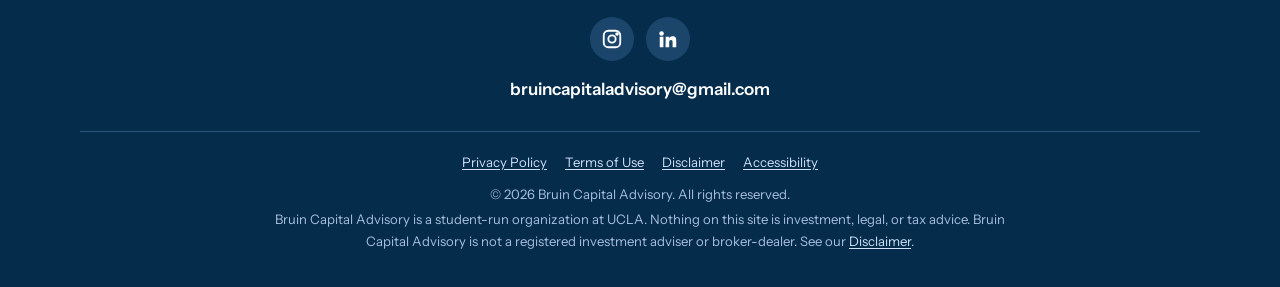
<file: recruitment.html>
<!doctype html>
<html lang="en">
<head>
  <meta charset="utf-8">
  <meta name="viewport" content="width=device-width, initial-scale=1">
  <title>Recruitment | Bruin Capital Advisory</title>
  <meta name="description" content="Recruitment timeline and membership criteria for Bruin Capital Advisory at UCLA.">
  <meta property="og:title" content="Recruitment | Bruin Capital Advisory">
  <meta property="og:description" content="Recruitment timeline and membership criteria for Bruin Capital Advisory at UCLA.">
  <meta property="og:type" content="website">
  <meta property="og:image" content="assets/logo.png">
  <meta name="theme-color" content="#082c4c">
  <link rel="icon" type="image/png" href="assets/favicon.png">
  <link rel="apple-touch-icon" href="assets/apple-touch-icon.png">
  <link rel="preload" href="assets/fonts/bricolage-grotesque-latin-wght-normal.woff2" as="font" type="font/woff2" crossorigin>
  <link rel="stylesheet" href="css/styles.css?v=202611241013">
</head>
<body>
  <a class="skip-link" href="#main">Skip to content</a>

  <header class="site-header">
    <div class="header-inner">
      <a class="brand" href="index.html" aria-label="Bruin Capital Advisory home">
        <img src="assets/logo.png" alt="" width="58" height="58">
        <span class="brand-name">Bruin Capital<small>Advisory</small></span>
      </a>
      <button class="nav-toggle" type="button" aria-expanded="false" aria-controls="site-nav">Menu</button>
      <nav class="nav" id="site-nav" aria-label="Main">
        <a href="index.html">Home</a>
        <a href="reports.html">Reports</a>
        <a href="projects.html">Projects</a>
        <a href="recruitment.html" aria-current="page">Recruitment</a>
        <a href="team.html">Our Team</a>
      </nav>
    </div>
  </header>

  <main id="main">
    <section class="page-hero">
      <div class="container">
        <h1>Applications Not Yet Open</h1>
        <p>Follow us on Instagram or LinkedIn to hear the moment our timeline is released.</p>
      </div>
    </section>

    <section class="band" aria-labelledby="timeline-title">
      <div class="container">
        <h2 id="timeline-title">Recruitment Timeline</h2>
        <!-- When dates are set, duplicate .step for each stage (e.g. Info Session, Application, Interview). -->
        <!-- PLACEHOLDERS: replace "Date TBA" and edit each description once the timeline is set. -->
        <div class="timeline">
          <div class="step">
            <h3>Info Session</h3>
            <p>Meet the board and learn about our projects, newsletters, and network.</p>
            <p class="date">Date TBA</p>
          </div>
          <div class="step">
            <h3>Application</h3>
            <p>Submit a short written application and your r&eacute;sum&eacute;. Link coming soon.</p>
            <p class="date">Deadline TBA</p>
          </div>
          <div class="step">
            <h3>Interview</h3>
            <p>Selected applicants are invited to a short conversation with the board.</p>
            <p class="date">Invite only &middot; Dates TBA</p>
          </div>
        </div>
      </div>
    </section>

    <section class="split">
      <div class="light">
        <h2>Why BCA?</h2>
        <p>At UCLA, the conversation around finance careers rarely extends beyond investment banking and consulting.
          Students hear about the same two paths so often that many are funneled into them without ever learning about
          the niche and emerging sectors that might suit them better.</p>
        <p>Recruiting is also becoming less predictable every year. Students who cast a wider net, both in the skills
          they build and the roles they pursue, are better positioned to succeed. BCA gives members the room to explore,
          the resources to find roles that match their own criteria, and the accountability to stay on track throughout
          the recruiting process.</p>
      </div>
      <div class="dark">
        <h2>What Do We Look For?</h2>
        <p>BCA welcomes students from all majors who are passionate, dedicated, and consistent in the work they take on
          within their teams. We currently support members recruiting for:</p>
        <ul class="chips">
          <li>Investment banking</li>
          <li>Consulting</li>
          <li>Private equity</li>
          <li>Venture capital</li>
          <li>Private credit & alternatives</li>
          <li>Corporate & commercial banking</li>
          <li>Trading & fixed income</li>
          <li>Portfolio management</li>
          <li>Quant & data science</li>
        </ul>
        <p style="margin-top:22px">As we grow, we will continue to make room for new interests, building our members'
          intended paths into our programming while broadening their horizons along the way.</p>
      </div>
    </section>
  </main>

  <footer class="site-footer">
    <p class="footer-name">Bruin Capital Advisory</p>
    <div class="socials">
      <a data-instagram href="#" rel="noopener" target="_blank" aria-label="Instagram"><svg viewBox="0 0 24 24" fill="none" stroke="currentColor" stroke-width="2" aria-hidden="true"><rect x="3" y="3" width="18" height="18" rx="5"/><circle cx="12" cy="12" r="4"/><circle cx="17.5" cy="6.5" r="1" fill="currentColor"/></svg></a>
      <a data-linkedin href="#" rel="noopener" target="_blank" aria-label="LinkedIn"><svg viewBox="0 0 24 24" fill="currentColor" aria-hidden="true"><path d="M4.98 3.5a2.5 2.5 0 1 1 0 5 2.5 2.5 0 0 1 0-5zM3 9.5h4V21H3zM9.5 9.5h3.8v1.6h.06c.53-1 1.83-2.06 3.77-2.06C21 9.04 21 11.7 21 15.1V21h-4v-5.2c0-1.24-.02-2.84-1.73-2.84-1.73 0-2 1.35-2 2.75V21h-4z"/></svg></a>
    </div>
    <a class="email" data-email href="#">bruincapitaladvisory@gmail.com</a>

    <div class="footer-legal">
      <nav aria-label="Legal">
        <a href="privacy.html">Privacy Policy</a>
        <a href="terms.html">Terms of Use</a>
        <a href="disclaimer.html">Disclaimer</a>
        <a href="accessibility.html">Accessibility</a>
      </nav>
      <p>&copy; <span data-year>2026</span> Bruin Capital Advisory. All rights reserved.</p>
      <p>Bruin Capital Advisory is a student-run organization at UCLA. Nothing on this site is investment, legal, or tax advice.
        Bruin Capital Advisory is not a registered investment adviser or broker-dealer. See our <a href="disclaimer.html">Disclaimer</a>.</p>
    </div>
  </footer>

  <script src="js/data.js?v=202611241013"></script>
  <script src="js/main.js?v=202611241013"></script>
</body>
</html>
</file>
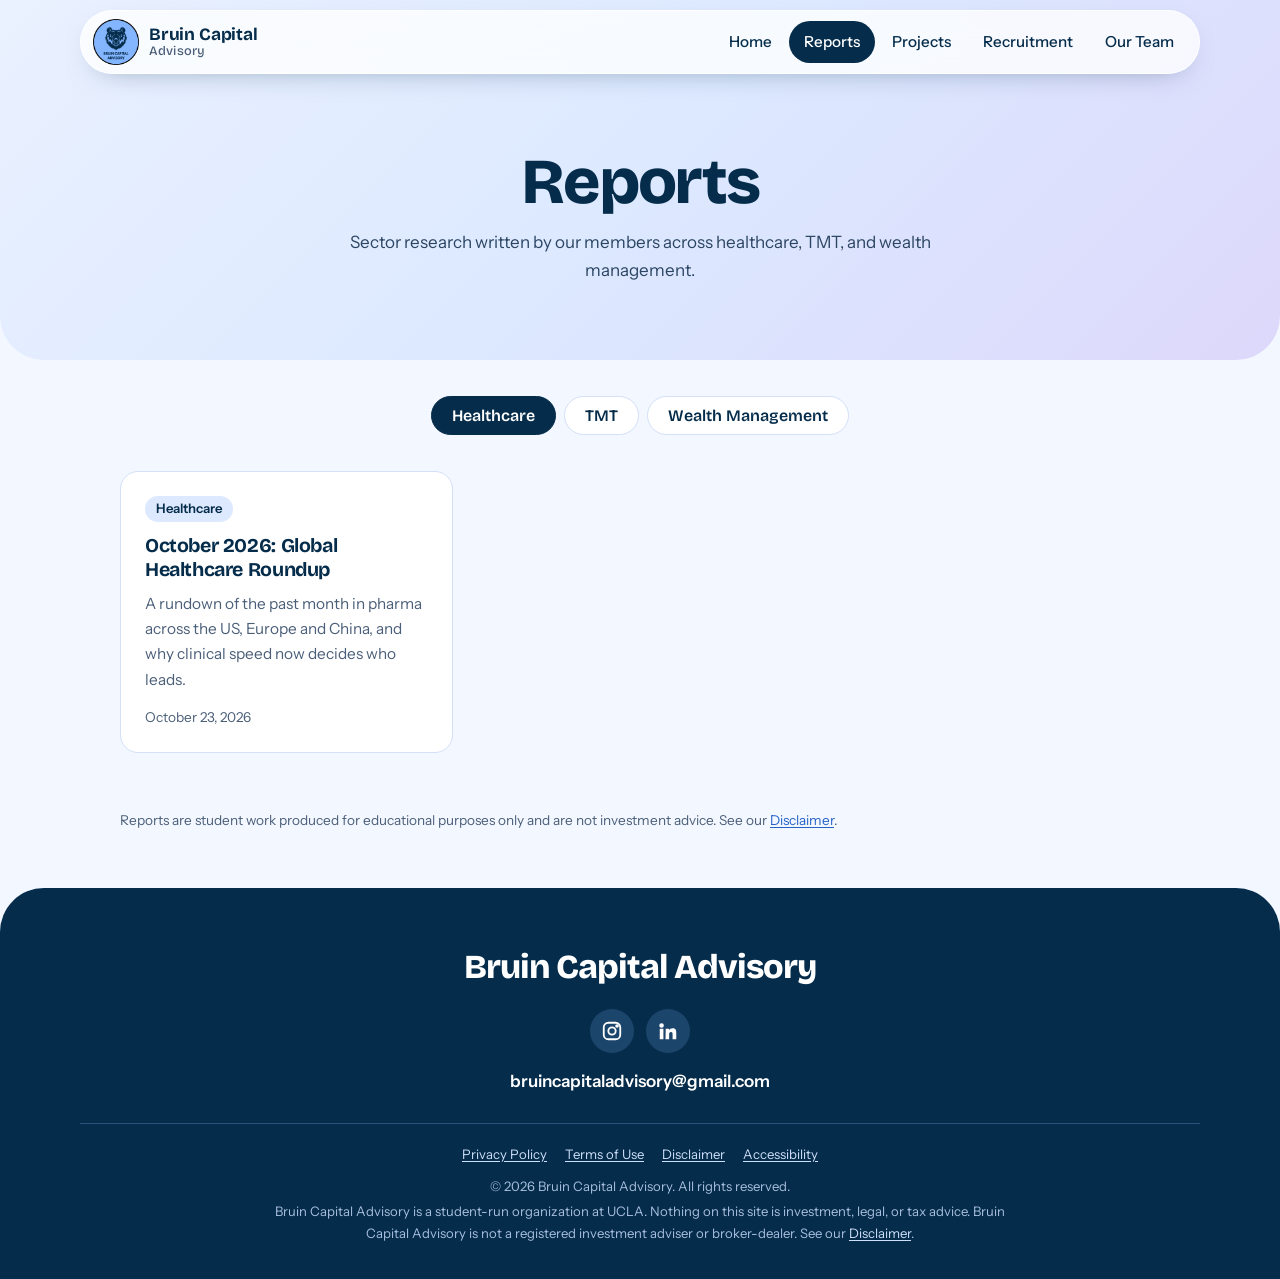
<file: reports.html>
<!doctype html>
<html lang="en">
<head>
  <meta charset="utf-8">
  <meta name="viewport" content="width=device-width, initial-scale=1">
  <title>Reports | Bruin Capital Advisory</title>
  <meta name="description" content="Member research on healthcare, TMT, and wealth management from Bruin Capital Advisory.">
  <meta property="og:title" content="Reports | Bruin Capital Advisory">
  <meta property="og:description" content="Member research on healthcare, TMT, and wealth management from Bruin Capital Advisory.">
  <meta property="og:type" content="website">
  <meta property="og:image" content="assets/logo.png">
  <meta name="theme-color" content="#082c4c">
  <link rel="icon" type="image/png" href="assets/favicon.png">
  <link rel="apple-touch-icon" href="assets/apple-touch-icon.png">
  <link rel="preload" href="assets/fonts/bricolage-grotesque-latin-wght-normal.woff2" as="font" type="font/woff2" crossorigin>
  <link rel="stylesheet" href="css/styles.css?v=202611241013">
</head>
<body>
  <a class="skip-link" href="#main">Skip to content</a>

  <header class="site-header">
    <div class="header-inner">
      <a class="brand" href="index.html" aria-label="Bruin Capital Advisory home">
        <img src="assets/logo.png" alt="" width="58" height="58">
        <span class="brand-name">Bruin Capital<small>Advisory</small></span>
      </a>
      <button class="nav-toggle" type="button" aria-expanded="false" aria-controls="site-nav">Menu</button>
      <nav class="nav" id="site-nav" aria-label="Main">
        <a href="index.html">Home</a>
        <a href="reports.html" aria-current="page">Reports</a>
        <a href="projects.html">Projects</a>
        <a href="recruitment.html">Recruitment</a>
        <a href="team.html">Our Team</a>
      </nav>
    </div>
  </header>

  <main id="main">
    <section class="page-hero">
      <div class="container">
        <h1>Reports</h1>
        <p>Sector research written by our members across healthcare, TMT, and wealth management.</p>
      </div>
    </section>
    <div class="container">
      <div class="filters" role="toolbar" aria-label="Filter reports by sector"></div>
      <div class="report-list"></div>
      <p class="empty" hidden>No reports here yet. Our first ones are on the way.</p>
      <p class="fine-print">Reports are student work produced for
        educational purposes only and are not investment advice. See our <a href="disclaimer.html">Disclaimer</a>.</p>
    </div>
  </main>

  <footer class="site-footer">
    <p class="footer-name">Bruin Capital Advisory</p>
    <div class="socials">
      <a data-instagram href="#" rel="noopener" target="_blank" aria-label="Instagram"><svg viewBox="0 0 24 24" fill="none" stroke="currentColor" stroke-width="2" aria-hidden="true"><rect x="3" y="3" width="18" height="18" rx="5"/><circle cx="12" cy="12" r="4"/><circle cx="17.5" cy="6.5" r="1" fill="currentColor"/></svg></a>
      <a data-linkedin href="#" rel="noopener" target="_blank" aria-label="LinkedIn"><svg viewBox="0 0 24 24" fill="currentColor" aria-hidden="true"><path d="M4.98 3.5a2.5 2.5 0 1 1 0 5 2.5 2.5 0 0 1 0-5zM3 9.5h4V21H3zM9.5 9.5h3.8v1.6h.06c.53-1 1.83-2.06 3.77-2.06C21 9.04 21 11.7 21 15.1V21h-4v-5.2c0-1.24-.02-2.84-1.73-2.84-1.73 0-2 1.35-2 2.75V21h-4z"/></svg></a>
    </div>
    <a class="email" data-email href="#">bruincapitaladvisory@gmail.com</a>

    <div class="footer-legal">
      <nav aria-label="Legal">
        <a href="privacy.html">Privacy Policy</a>
        <a href="terms.html">Terms of Use</a>
        <a href="disclaimer.html">Disclaimer</a>
        <a href="accessibility.html">Accessibility</a>
      </nav>
      <p>&copy; <span data-year>2026</span> Bruin Capital Advisory. All rights reserved.</p>
      <p>Bruin Capital Advisory is a student-run organization at UCLA. Nothing on this site is investment, legal, or tax advice.
        Bruin Capital Advisory is not a registered investment adviser or broker-dealer. See our <a href="disclaimer.html">Disclaimer</a>.</p>
    </div>
  </footer>

  <script src="js/data.js?v=202611241013"></script>
  <script src="js/main.js?v=202611241013"></script>
</body>
</html>
</file>
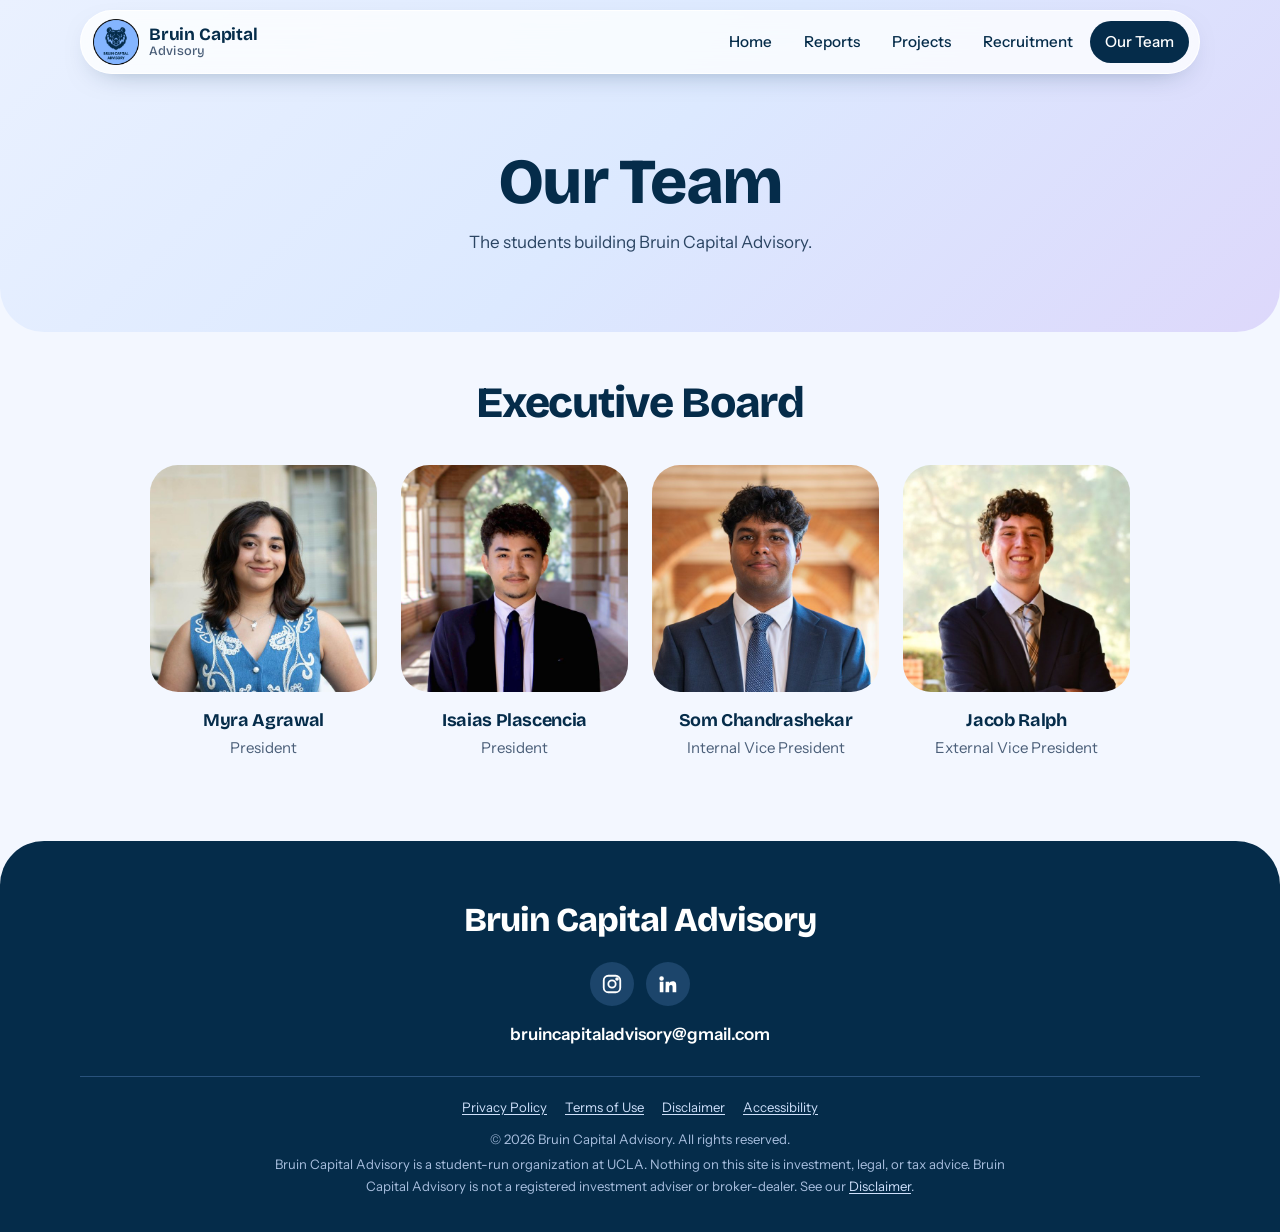
<file: team.html>
<!doctype html>
<html lang="en">
<head>
  <meta charset="utf-8">
  <meta name="viewport" content="width=device-width, initial-scale=1">
  <title>Our Team | Bruin Capital Advisory</title>
  <meta name="description" content="Meet the board of Bruin Capital Advisory at UCLA.">
  <meta property="og:title" content="Our Team | Bruin Capital Advisory">
  <meta property="og:description" content="Meet the board of Bruin Capital Advisory at UCLA.">
  <meta property="og:type" content="website">
  <meta property="og:image" content="assets/logo.png">
  <meta name="theme-color" content="#082c4c">
  <link rel="icon" type="image/png" href="assets/favicon.png">
  <link rel="apple-touch-icon" href="assets/apple-touch-icon.png">
  <link rel="preload" href="assets/fonts/bricolage-grotesque-latin-wght-normal.woff2" as="font" type="font/woff2" crossorigin>
  <link rel="stylesheet" href="css/styles.css?v=202611241013">
</head>
<body>
  <a class="skip-link" href="#main">Skip to content</a>

  <header class="site-header">
    <div class="header-inner">
      <a class="brand" href="index.html" aria-label="Bruin Capital Advisory home">
        <img src="assets/logo.png" alt="" width="58" height="58">
        <span class="brand-name">Bruin Capital<small>Advisory</small></span>
      </a>
      <button class="nav-toggle" type="button" aria-expanded="false" aria-controls="site-nav">Menu</button>
      <nav class="nav" id="site-nav" aria-label="Main">
        <a href="index.html">Home</a>
        <a href="reports.html">Reports</a>
        <a href="projects.html">Projects</a>
        <a href="recruitment.html">Recruitment</a>
        <a href="team.html" aria-current="page">Our Team</a>
      </nav>
    </div>
  </header>

  <main id="main">
    <section class="page-hero">
      <div class="container">
        <h1>Our Team</h1>
        <p>The students building Bruin Capital Advisory.</p>
      </div>
    </section>
    <div class="container">
      <h2 class="team-heading">Executive Board</h2>
      <div class="team-grid"></div>
      <p class="empty">Our founding board will be announced soon.</p>
    </div>
  </main>

  <footer class="site-footer">
    <p class="footer-name">Bruin Capital Advisory</p>
    <div class="socials">
      <a data-instagram href="#" rel="noopener" target="_blank" aria-label="Instagram"><svg viewBox="0 0 24 24" fill="none" stroke="currentColor" stroke-width="2" aria-hidden="true"><rect x="3" y="3" width="18" height="18" rx="5"/><circle cx="12" cy="12" r="4"/><circle cx="17.5" cy="6.5" r="1" fill="currentColor"/></svg></a>
      <a data-linkedin href="#" rel="noopener" target="_blank" aria-label="LinkedIn"><svg viewBox="0 0 24 24" fill="currentColor" aria-hidden="true"><path d="M4.98 3.5a2.5 2.5 0 1 1 0 5 2.5 2.5 0 0 1 0-5zM3 9.5h4V21H3zM9.5 9.5h3.8v1.6h.06c.53-1 1.83-2.06 3.77-2.06C21 9.04 21 11.7 21 15.1V21h-4v-5.2c0-1.24-.02-2.84-1.73-2.84-1.73 0-2 1.35-2 2.75V21h-4z"/></svg></a>
    </div>
    <a class="email" data-email href="#">bruincapitaladvisory@gmail.com</a>

    <div class="footer-legal">
      <nav aria-label="Legal">
        <a href="privacy.html">Privacy Policy</a>
        <a href="terms.html">Terms of Use</a>
        <a href="disclaimer.html">Disclaimer</a>
        <a href="accessibility.html">Accessibility</a>
      </nav>
      <p>&copy; <span data-year>2026</span> Bruin Capital Advisory. All rights reserved.</p>
      <p>Bruin Capital Advisory is a student-run organization at UCLA. Nothing on this site is investment, legal, or tax advice.
        Bruin Capital Advisory is not a registered investment adviser or broker-dealer. See our <a href="disclaimer.html">Disclaimer</a>.</p>
    </div>
  </footer>

  <script src="js/data.js?v=202611241013"></script>
  <script src="js/main.js?v=202611241013"></script>
</body>
</html>
</file>
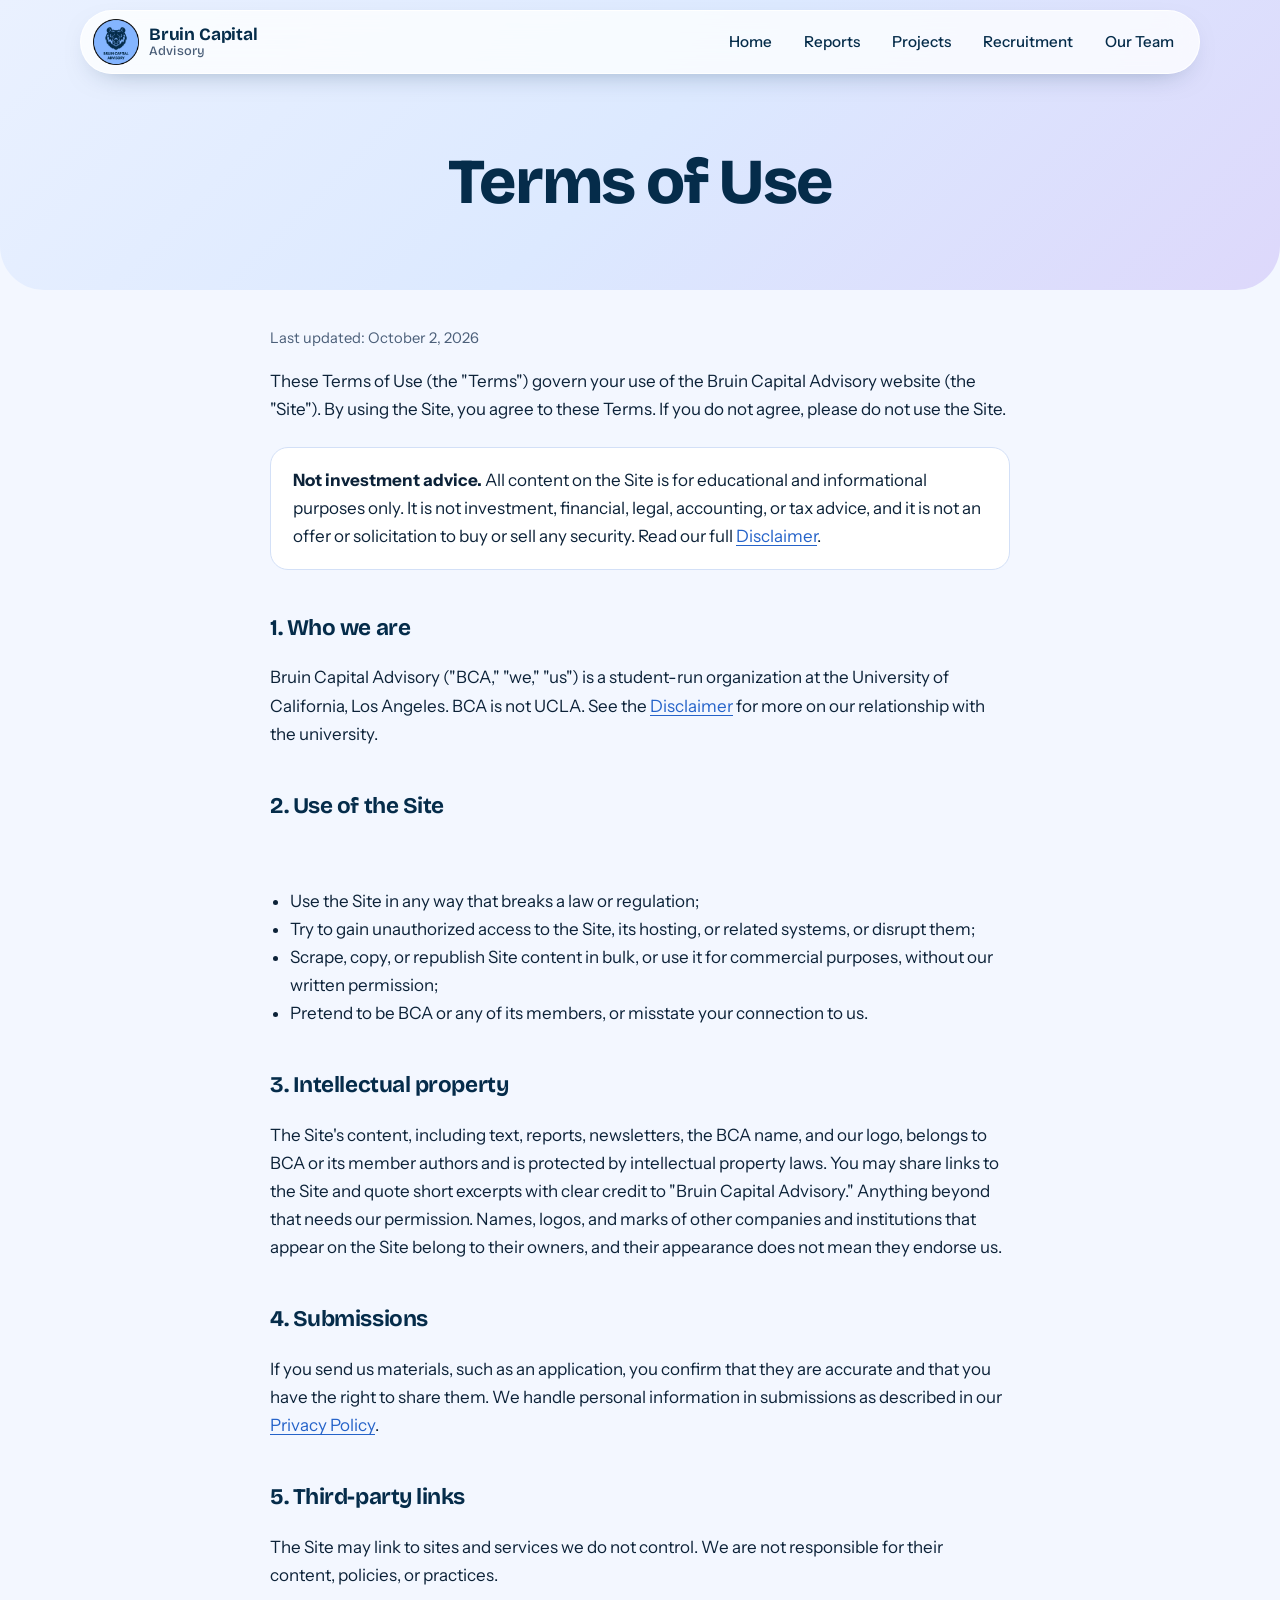
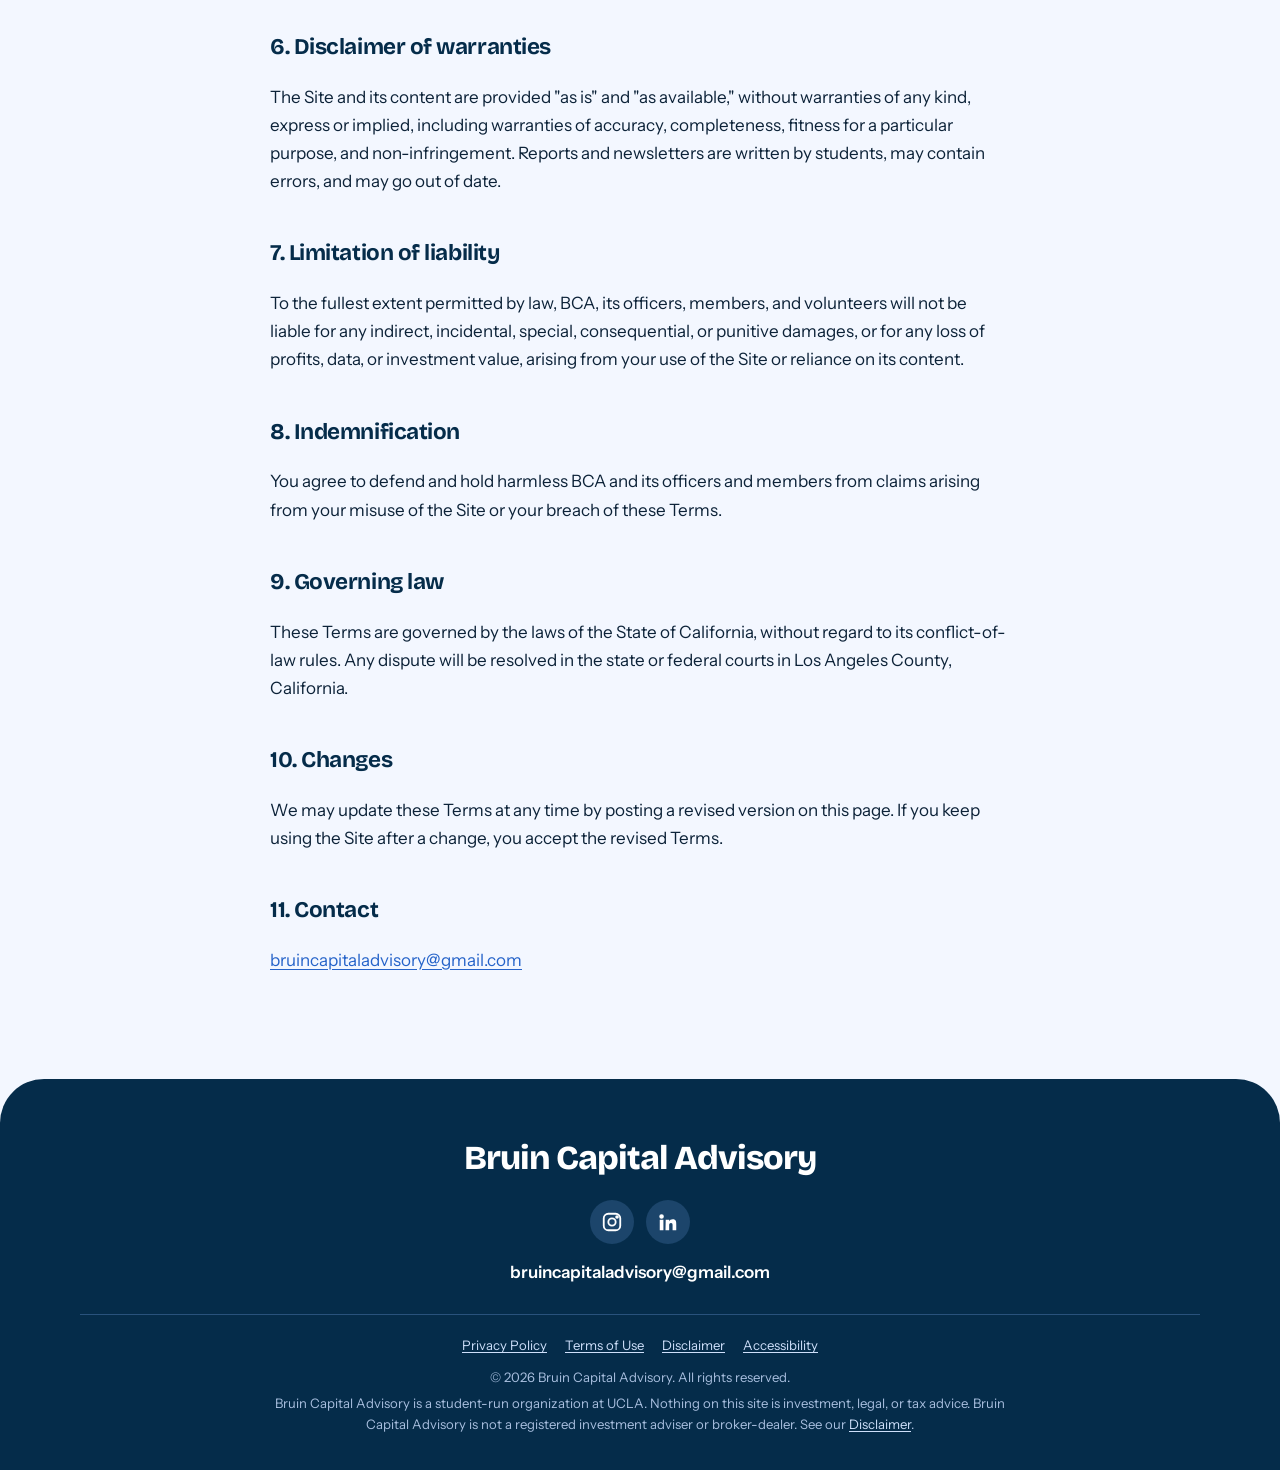
<file: terms.html>
<!doctype html>
<html lang="en">
<head>
  <meta charset="utf-8">
  <meta name="viewport" content="width=device-width, initial-scale=1">
  <title>Terms of Use | Bruin Capital Advisory</title>
  <meta name="description" content="Terms governing use of the Bruin Capital Advisory website.">
  <meta property="og:title" content="Terms of Use | Bruin Capital Advisory">
  <meta property="og:description" content="Terms governing use of the Bruin Capital Advisory website.">
  <meta property="og:type" content="website">
  <meta property="og:image" content="assets/logo.png">
  <meta name="theme-color" content="#082c4c">
  <link rel="icon" type="image/png" href="assets/favicon.png">
  <link rel="apple-touch-icon" href="assets/apple-touch-icon.png">
  <link rel="preload" href="assets/fonts/bricolage-grotesque-latin-wght-normal.woff2" as="font" type="font/woff2" crossorigin>
  <link rel="stylesheet" href="css/styles.css?v=202611241013">
</head>
<body>
  <a class="skip-link" href="#main">Skip to content</a>

  <header class="site-header">
    <div class="header-inner">
      <a class="brand" href="index.html" aria-label="Bruin Capital Advisory home">
        <img src="assets/logo.png" alt="" width="58" height="58">
        <span class="brand-name">Bruin Capital<small>Advisory</small></span>
      </a>
      <button class="nav-toggle" type="button" aria-expanded="false" aria-controls="site-nav">Menu</button>
      <nav class="nav" id="site-nav" aria-label="Main">
        <a href="index.html">Home</a>
        <a href="reports.html">Reports</a>
        <a href="projects.html">Projects</a>
        <a href="recruitment.html">Recruitment</a>
        <a href="team.html">Our Team</a>
      </nav>
    </div>
  </header>

  <main id="main">
    <section class="page-hero">
      <div class="container">
        <h1>Terms of Use</h1>
      </div>
    </section>
    <article class="container legal">
      <p class="updated">Last updated: October 2, 2026</p>

      <p>These Terms of Use (the "Terms") govern your use of the Bruin Capital Advisory website (the "Site"). By using the Site, you
        agree to these Terms. If you do not agree, please do not use the Site.</p>

      <div class="callout"><strong>Not investment advice.</strong> All content on the Site is for educational and
        informational purposes only. It is not investment, financial, legal, accounting, or tax advice, and it is
        not an offer or solicitation to buy or sell any security. Read our full <a href="disclaimer.html">Disclaimer</a>.</div>

      <h2>1. Who we are</h2>
      <p>Bruin Capital Advisory ("BCA," "we," "us") is a student-run organization at the University of California, Los Angeles.
        BCA is not UCLA. See the <a href="disclaimer.html">Disclaimer</a> for more on our relationship with the
        university.</p>

      <h2>2. Use of the Site</h2>
      <p>You may view and use the Site for personal, non-commercial purposes. You agree not to:</p>
      <ul>
        <li>Use the Site in any way that breaks a law or regulation;</li>
        <li>Try to gain unauthorized access to the Site, its hosting, or related systems, or disrupt them;</li>
        <li>Scrape, copy, or republish Site content in bulk, or use it for commercial purposes, without our
          written permission;</li>
        <li>Pretend to be BCA or any of its members, or misstate your connection to us.</li>
      </ul>

      <h2>3. Intellectual property</h2>
      <p>The Site's content, including text, reports, newsletters, the BCA name, and our logo, belongs to BCA or
        its member authors and is protected by intellectual property laws. You may share links to the Site and quote
        short excerpts with clear credit to "Bruin Capital Advisory." Anything beyond that needs our permission. Names, logos, and
        marks of other companies and institutions that appear on the Site belong to their owners, and their
        appearance does not mean they endorse us.</p>

      <h2>4. Submissions</h2>
      <p>If you send us materials, such as an application, you confirm that they are accurate and that you have
        the right to share them. We handle personal information in submissions as described in our
        <a href="privacy.html">Privacy Policy</a>.</p>

      <h2>5. Third-party links</h2>
      <p>The Site may link to sites and services we do not control. We are not responsible for their content,
        policies, or practices.</p>

      <h2>6. Disclaimer of warranties</h2>
      <p>The Site and its content are provided "as is" and "as available," without warranties of any kind, express
        or implied, including warranties of accuracy, completeness, fitness for a particular purpose, and
        non-infringement. Reports and newsletters are written by students, may contain errors, and may go out of
        date.</p>

      <h2>7. Limitation of liability</h2>
      <p>To the fullest extent permitted by law, BCA, its officers, members, and volunteers will not be liable for
        any indirect, incidental, special, consequential, or punitive damages, or for any loss of profits, data, or
        investment value, arising from your use of the Site or reliance on its content.</p>

      <h2>8. Indemnification</h2>
      <p>You agree to defend and hold harmless BCA and its officers and members from claims arising from your misuse
        of the Site or your breach of these Terms.</p>

      <h2>9. Governing law</h2>
      <p>These Terms are governed by the laws of the State of California, without regard to its conflict-of-law
        rules. Any dispute will be resolved in the state or federal courts in Los Angeles County, California.</p>

      <h2>10. Changes</h2>
      <p>We may update these Terms at any time by posting a revised version on this page. If you keep using the Site
        after a change, you accept the revised Terms.</p>

      <h2>11. Contact</h2>
      <p><a data-email href="#">bruincapitaladvisory@gmail.com</a></p>
    </article>
  </main>

  <footer class="site-footer">
    <p class="footer-name">Bruin Capital Advisory</p>
    <div class="socials">
      <a data-instagram href="#" rel="noopener" target="_blank" aria-label="Instagram"><svg viewBox="0 0 24 24" fill="none" stroke="currentColor" stroke-width="2" aria-hidden="true"><rect x="3" y="3" width="18" height="18" rx="5"/><circle cx="12" cy="12" r="4"/><circle cx="17.5" cy="6.5" r="1" fill="currentColor"/></svg></a>
      <a data-linkedin href="#" rel="noopener" target="_blank" aria-label="LinkedIn"><svg viewBox="0 0 24 24" fill="currentColor" aria-hidden="true"><path d="M4.98 3.5a2.5 2.5 0 1 1 0 5 2.5 2.5 0 0 1 0-5zM3 9.5h4V21H3zM9.5 9.5h3.8v1.6h.06c.53-1 1.83-2.06 3.77-2.06C21 9.04 21 11.7 21 15.1V21h-4v-5.2c0-1.24-.02-2.84-1.73-2.84-1.73 0-2 1.35-2 2.75V21h-4z"/></svg></a>
    </div>
    <a class="email" data-email href="#">bruincapitaladvisory@gmail.com</a>

    <div class="footer-legal">
      <nav aria-label="Legal">
        <a href="privacy.html">Privacy Policy</a>
        <a href="terms.html">Terms of Use</a>
        <a href="disclaimer.html">Disclaimer</a>
        <a href="accessibility.html">Accessibility</a>
      </nav>
      <p>&copy; <span data-year>2026</span> Bruin Capital Advisory. All rights reserved.</p>
      <p>Bruin Capital Advisory is a student-run organization at UCLA. Nothing on this site is investment, legal, or tax advice.
        Bruin Capital Advisory is not a registered investment adviser or broker-dealer. See our <a href="disclaimer.html">Disclaimer</a>.</p>
    </div>
  </footer>

  <script src="js/data.js?v=202611241013"></script>
  <script src="js/main.js?v=202611241013"></script>
</body>
</html>
</file>
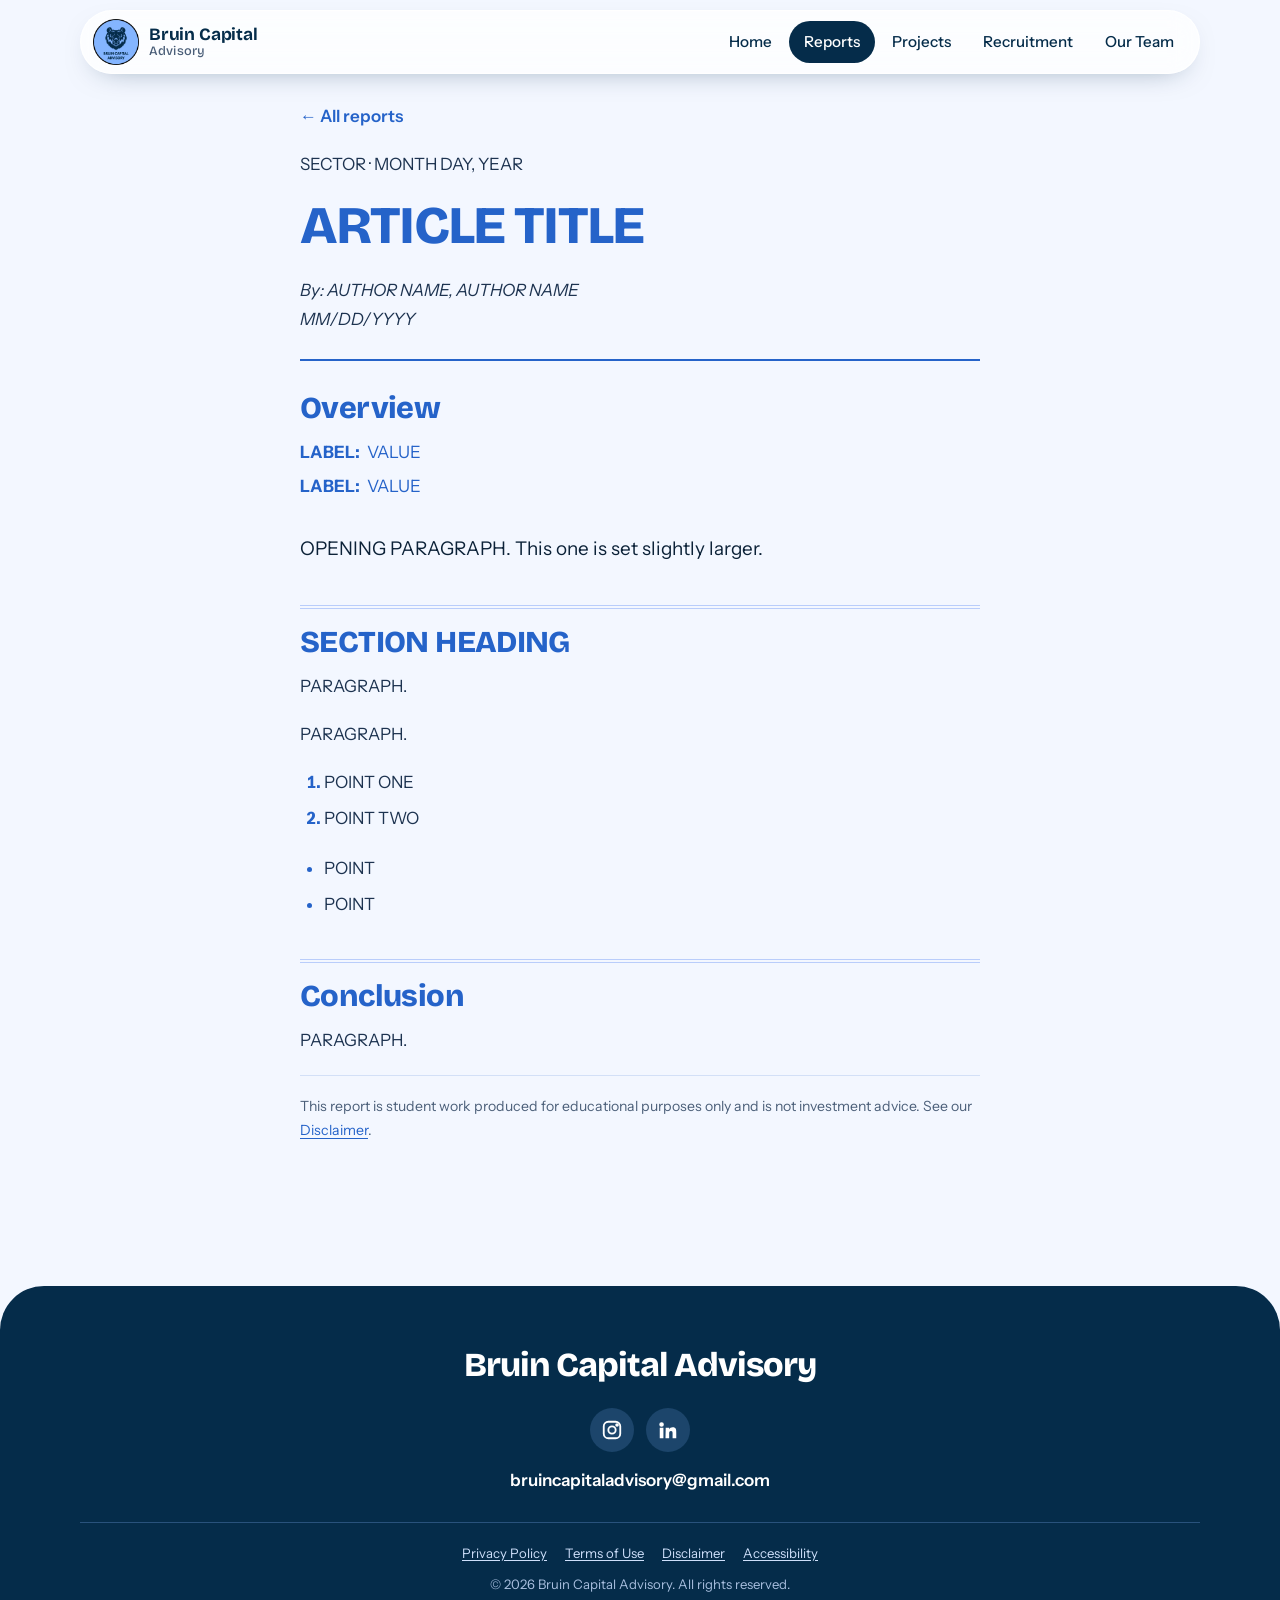
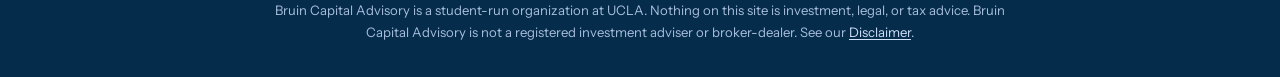
<file: reports/_template.html>
<!doctype html>
<html lang="en">
<head>
  <meta charset="utf-8">
  <meta name="viewport" content="width=device-width, initial-scale=1">
  <title>ARTICLE TITLE | Bruin Capital Advisory</title>
  <meta name="description" content="ONE-SENTENCE SUMMARY OF THE ARTICLE">
  <meta property="og:title" content="ARTICLE TITLE | Bruin Capital Advisory">
  <meta property="og:description" content="ONE-SENTENCE SUMMARY OF THE ARTICLE">
  <meta property="og:type" content="article">
  <meta property="og:image" content="assets/logo.png">
  <meta name="theme-color" content="#082c4c">
  <link rel="icon" type="image/png" href="../assets/favicon.png">
  <link rel="apple-touch-icon" href="../assets/apple-touch-icon.png">
  <link rel="preload" href="../assets/fonts/bricolage-grotesque-latin-wght-normal.woff2" as="font" type="font/woff2" crossorigin>
  <link rel="stylesheet" href="../css/styles.css?v=202611241013">
</head>
<body>
  <a class="skip-link" href="#main">Skip to content</a>

  <header class="site-header">
    <div class="header-inner">
      <a class="brand" href="../index.html" aria-label="Bruin Capital Advisory home">
        <img src="../assets/logo.png" alt="" width="58" height="58">
        <span class="brand-name">Bruin Capital<small>Advisory</small></span>
      </a>
      <button class="nav-toggle" type="button" aria-expanded="false" aria-controls="site-nav">Menu</button>
      <nav class="nav" id="site-nav" aria-label="Main">
        <a href="../index.html">Home</a>
        <a href="../reports.html" aria-current="page">Reports</a>
        <a href="../projects.html">Projects</a>
        <a href="../recruitment.html">Recruitment</a>
        <a href="../team.html">Our Team</a>
      </nav>
    </div>
  </header>

  <main id="main">
    <!-- ================================================================
         ARTICLE TEMPLATE — HOW TO USE
         1. Copy this whole file and save the copy in this same "reports"
            folder with a short name, e.g. healthcare-roundup-2.html
         2. Replace every placeholder written in CAPITALS below (also the
            <title> and two "description" lines near the top of the file).
         3. Each paragraph goes inside its own <p> ... </p>.
            Add or delete paragraphs/sections freely; keep tags paired.
         4. Add the article to window.BCA_REPORTS in js/data.js so it shows
            up on the Reports page (url: "reports/YOUR-FILE-NAME.html").
         Delete any optional block you don't need (they're marked).
         ================================================================ -->
    <article class="article container">
      <p class="article-back"><a href="../reports.html">&larr; All reports</a></p>

      <p class="article-kicker">SECTOR &middot; MONTH DAY, YEAR</p>
      <h1>ARTICLE TITLE</h1>
      <p class="article-byline">By: AUTHOR NAME, AUTHOR NAME<br>MM/DD/YYYY</p>
      <hr class="article-rule">

      <!-- OPTIONAL: a "key facts" box, like the Deal Overview in a deal write-up.
           One <div> per line: label inside <dt>, value inside <dd>. -->
      <section class="article-facts">
        <h2>Overview</h2>
        <dl>
          <div><dt>LABEL:</dt> <dd>VALUE</dd></div>
          <div><dt>LABEL:</dt> <dd>VALUE</dd></div>
        </dl>
      </section>

      <p class="article-lede">OPENING PARAGRAPH. This one is set slightly larger.</p>

      <!-- One <section> per heading. Copy a whole section to add another. -->
      <section>
        <h2>SECTION HEADING</h2>
        <p>PARAGRAPH.</p>
        <p>PARAGRAPH.</p>

        <!-- OPTIONAL numbered list -->
        <ol>
          <li>POINT ONE</li>
          <li>POINT TWO</li>
        </ol>

        <!-- OPTIONAL bullet list -->
        <ul>
          <li>POINT</li>
          <li>POINT</li>
        </ul>
      </section>

      <section>
        <h2>Conclusion</h2>
        <p>PARAGRAPH.</p>
      </section>

      <p class="fine-print article-note">This report is student work produced for educational purposes only and is
        not investment advice. See our <a href="../disclaimer.html">Disclaimer</a>.</p>
    </article>
  </main>

  <footer class="site-footer">
    <p class="footer-name">Bruin Capital Advisory</p>
    <div class="socials">
      <a data-instagram href="#" rel="noopener" target="_blank" aria-label="Instagram"><svg viewBox="0 0 24 24" fill="none" stroke="currentColor" stroke-width="2" aria-hidden="true"><rect x="3" y="3" width="18" height="18" rx="5"/><circle cx="12" cy="12" r="4"/><circle cx="17.5" cy="6.5" r="1" fill="currentColor"/></svg></a>
      <a data-linkedin href="#" rel="noopener" target="_blank" aria-label="LinkedIn"><svg viewBox="0 0 24 24" fill="currentColor" aria-hidden="true"><path d="M4.98 3.5a2.5 2.5 0 1 1 0 5 2.5 2.5 0 0 1 0-5zM3 9.5h4V21H3zM9.5 9.5h3.8v1.6h.06c.53-1 1.83-2.06 3.77-2.06C21 9.04 21 11.7 21 15.1V21h-4v-5.2c0-1.24-.02-2.84-1.73-2.84-1.73 0-2 1.35-2 2.75V21h-4z"/></svg></a>
    </div>
    <a class="email" data-email href="#">bruincapitaladvisory@gmail.com</a>

    <div class="footer-legal">
      <nav aria-label="Legal">
        <a href="../privacy.html">Privacy Policy</a>
        <a href="../terms.html">Terms of Use</a>
        <a href="../disclaimer.html">Disclaimer</a>
        <a href="../accessibility.html">Accessibility</a>
      </nav>
      <p>&copy; <span data-year>2026</span> Bruin Capital Advisory. All rights reserved.</p>
      <p>Bruin Capital Advisory is a student-run organization at UCLA. Nothing on this site is investment, legal, or tax advice.
        Bruin Capital Advisory is not a registered investment adviser or broker-dealer. See our <a href="../disclaimer.html">Disclaimer</a>.</p>
    </div>
  </footer>

  <script src="../js/data.js?v=202611241013"></script>
  <script src="../js/main.js?v=202611241013"></script>
</body>
</html>
</file>
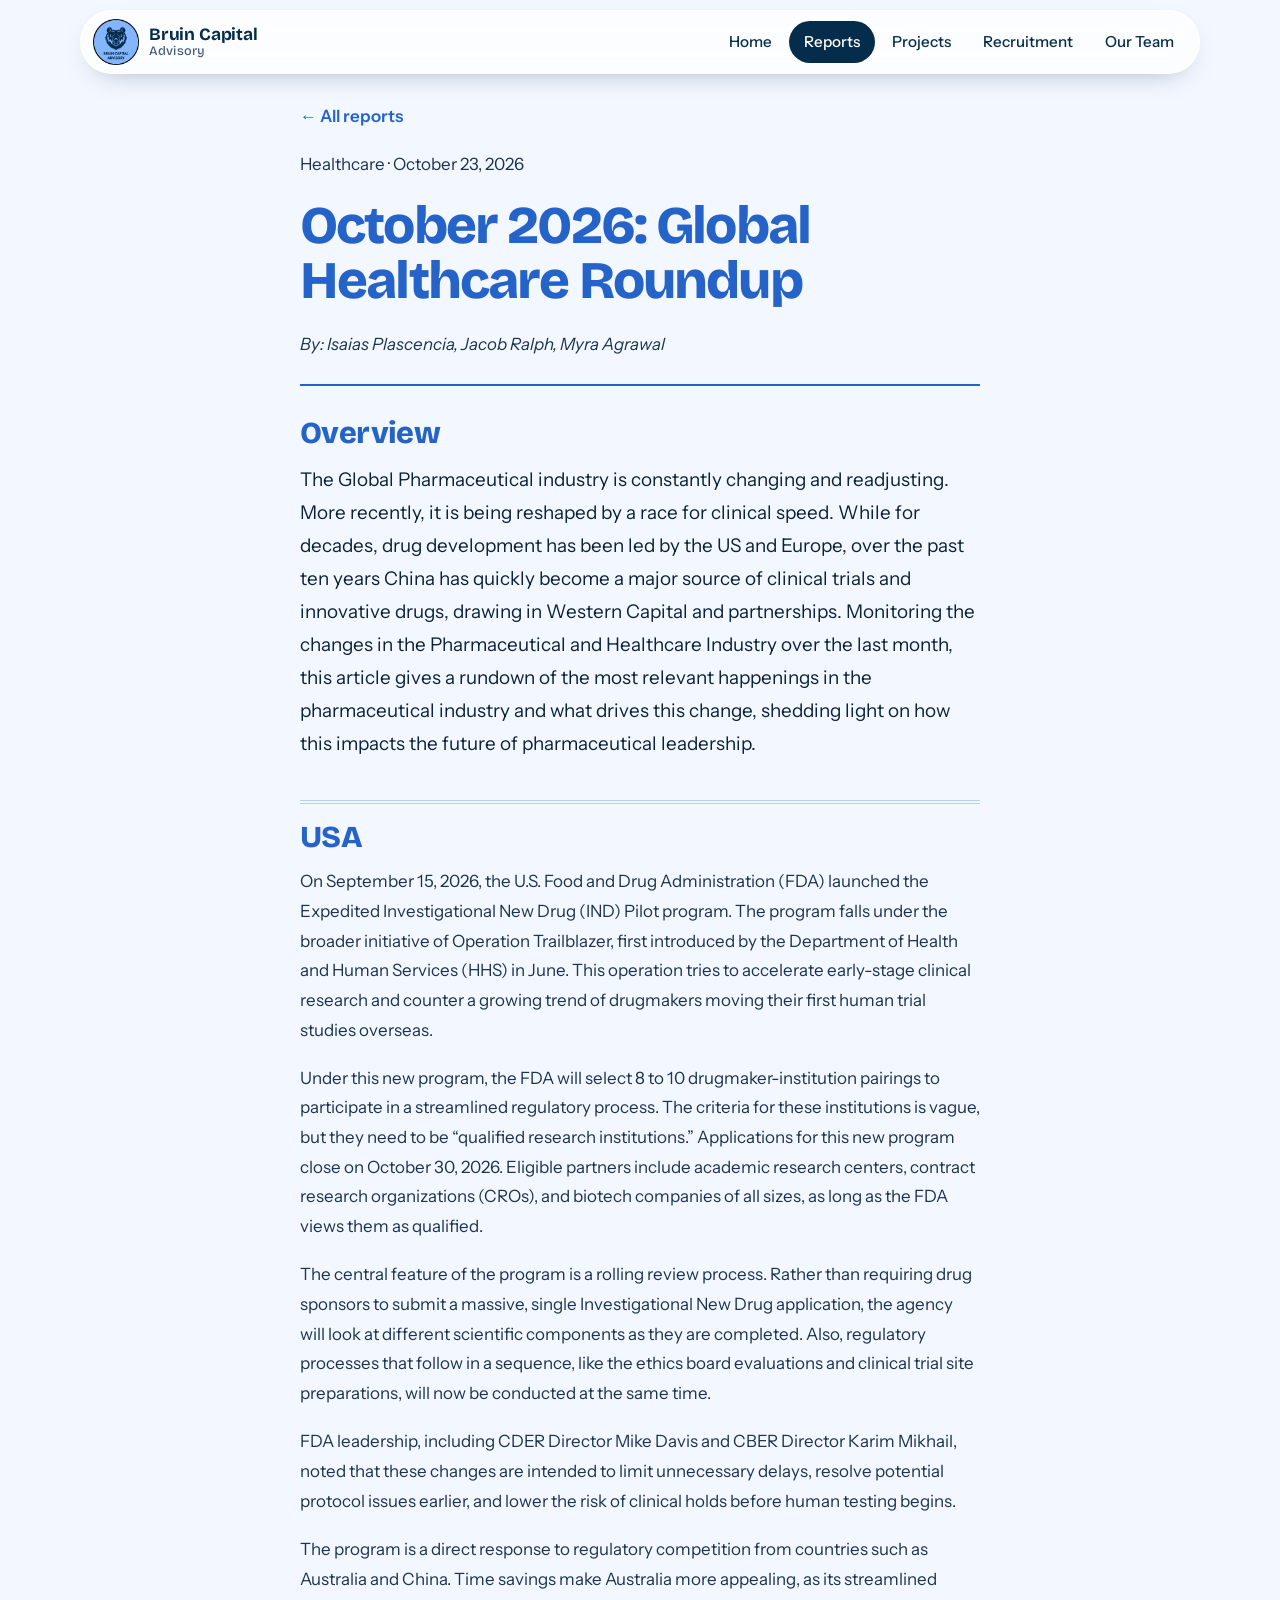
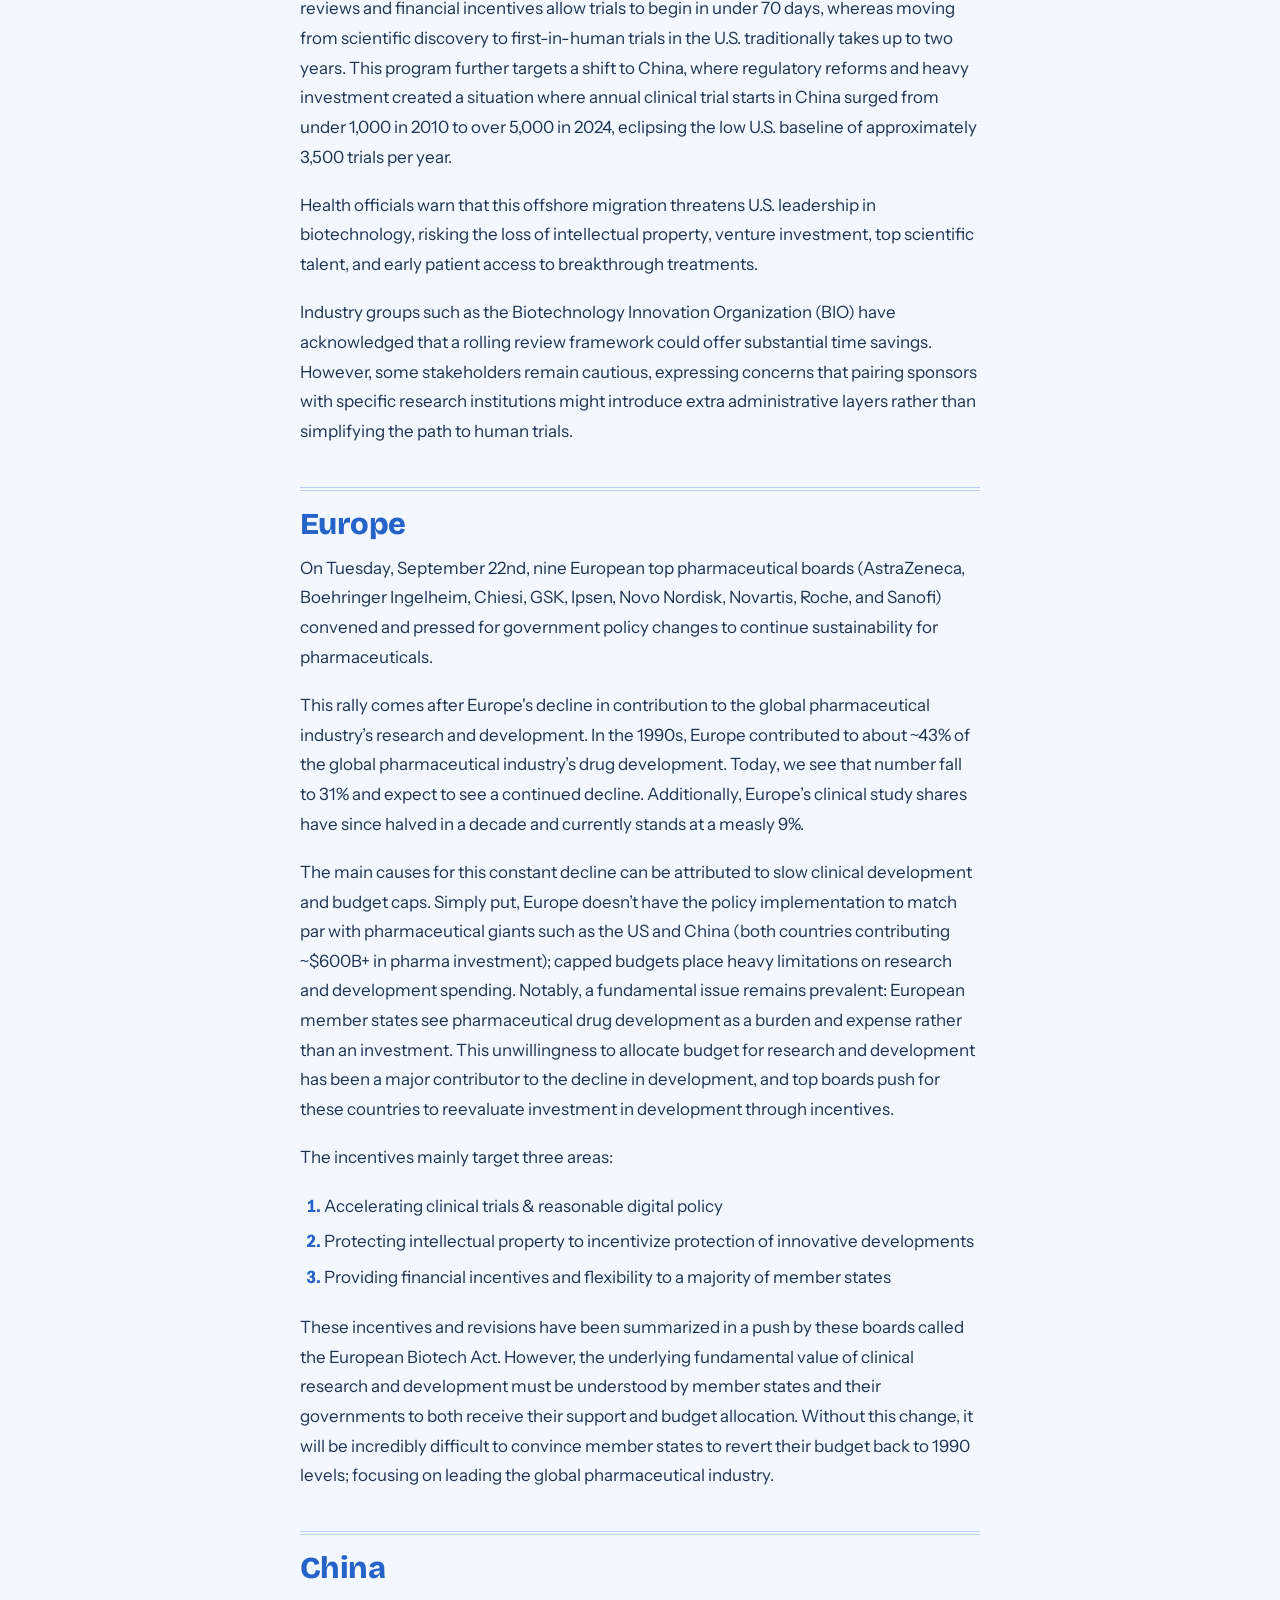
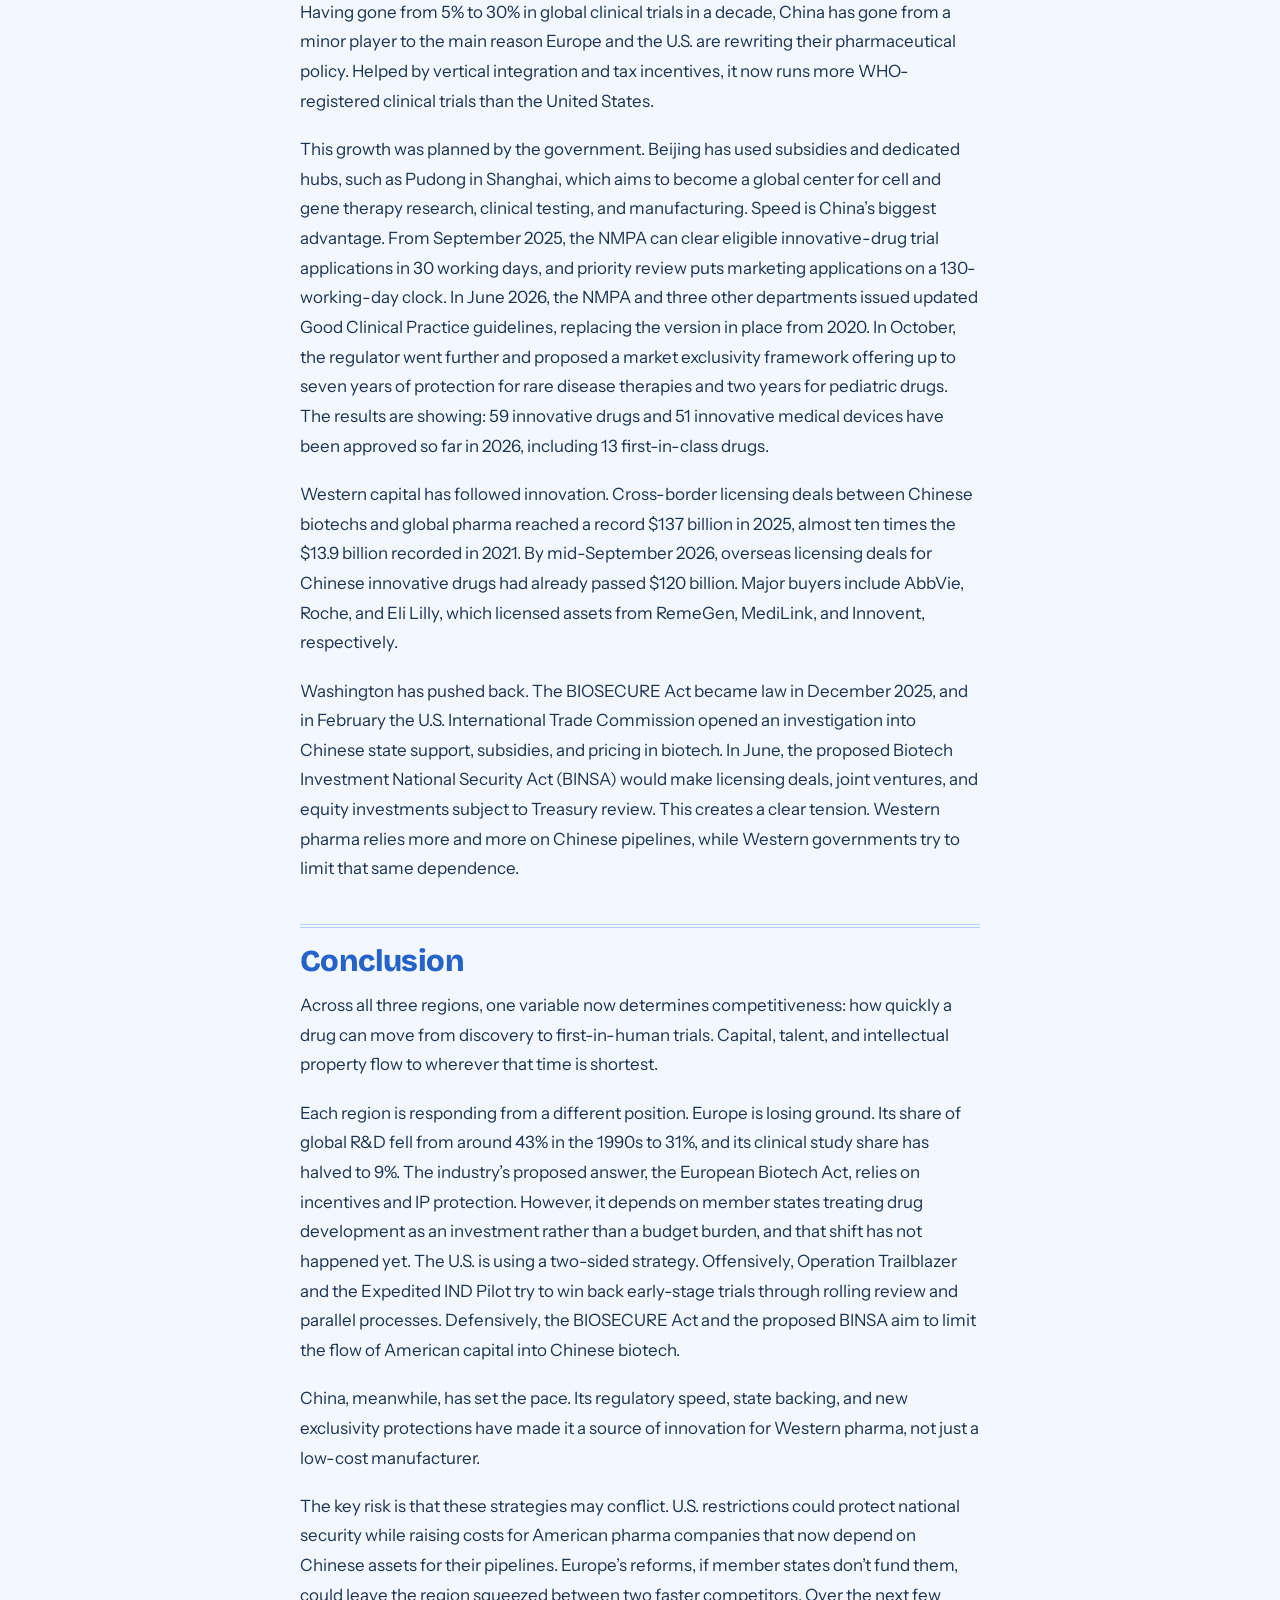
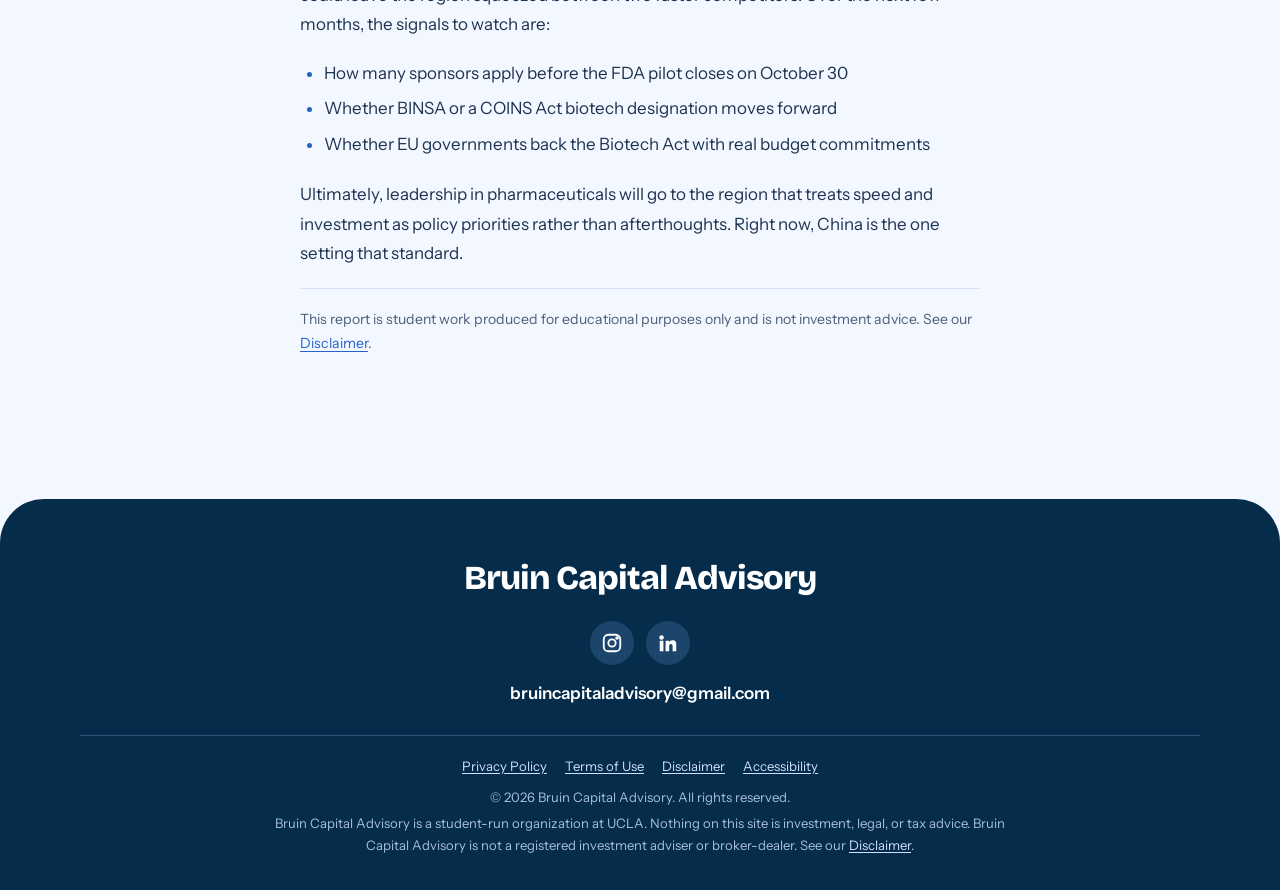
<file: reports/healthcare-roundup-1.html>
<!doctype html>
<html lang="en">
<head>
  <meta charset="utf-8">
  <meta name="viewport" content="width=device-width, initial-scale=1">
  <title>October 2026: Global Healthcare Roundup | Bruin Capital Advisory</title>
  <meta name="description" content="A rundown of the past month in pharma across the US, Europe and China, and why clinical speed now decides who leads.">
  <meta property="og:title" content="October 2026: Global Healthcare Roundup | Bruin Capital Advisory">
  <meta property="og:description" content="A rundown of the past month in pharma across the US, Europe and China, and why clinical speed now decides who leads.">
  <meta property="og:type" content="article">
  <meta property="og:image" content="assets/logo.png">
  <meta name="theme-color" content="#082c4c">
  <link rel="icon" type="image/png" href="../assets/favicon.png">
  <link rel="apple-touch-icon" href="../assets/apple-touch-icon.png">
  <link rel="preload" href="../assets/fonts/bricolage-grotesque-latin-wght-normal.woff2" as="font" type="font/woff2" crossorigin>
  <link rel="stylesheet" href="../css/styles.css?v=202611241013">
</head>
<body>
  <a class="skip-link" href="#main">Skip to content</a>

  <header class="site-header">
    <div class="header-inner">
      <a class="brand" href="../index.html" aria-label="Bruin Capital Advisory home">
        <img src="../assets/logo.png" alt="" width="58" height="58">
        <span class="brand-name">Bruin Capital<small>Advisory</small></span>
      </a>
      <button class="nav-toggle" type="button" aria-expanded="false" aria-controls="site-nav">Menu</button>
      <nav class="nav" id="site-nav" aria-label="Main">
        <a href="../index.html">Home</a>
        <a href="../reports.html" aria-current="page">Reports</a>
        <a href="../projects.html">Projects</a>
        <a href="../recruitment.html">Recruitment</a>
        <a href="../team.html">Our Team</a>
      </nav>
    </div>
  </header>

  <main id="main">
    <article class="article container">
      <p class="article-back"><a href="../reports.html">&larr; All reports</a></p>

      <p class="article-kicker">Healthcare &middot; October 23, 2026</p>
      <h1>October 2026: Global Healthcare Roundup</h1>
      <p class="article-byline">By: Isaias Plascencia, Jacob Ralph, Myra Agrawal</p>
      <hr class="article-rule">

      <section class="article-facts">
        <h2>Overview</h2>
        <p class="article-lede">The Global Pharmaceutical industry is constantly changing and readjusting. More recently, it is being reshaped by a race for clinical speed. While for decades, drug development has been led by the US and Europe, over the past ten years China has quickly become a major source of clinical trials and innovative drugs, drawing in Western Capital and partnerships. Monitoring the changes in the Pharmaceutical and Healthcare Industry over the last month, this article gives a rundown of the most relevant happenings in the pharmaceutical industry and what drives this change, shedding light on how this impacts the future of pharmaceutical leadership.</p>
      </section>

      <section>
        <h2>USA</h2>
        <p>On September 15, 2026, the U.S. Food and Drug Administration (FDA) launched the Expedited Investigational New Drug (IND) Pilot program. The program falls under the broader initiative of Operation Trailblazer, first introduced by the Department of Health and Human Services (HHS) in June. This operation tries to accelerate early-stage clinical research and counter a growing trend of drugmakers moving their first human trial studies overseas.</p>
        <p>Under this new program, the FDA will select 8 to 10 drugmaker-institution pairings to participate in a streamlined regulatory process. The criteria for these institutions is vague, but they need to be “qualified research institutions.” Applications for this new program close on October 30, 2026. Eligible partners include academic research centers, contract research organizations (CROs), and biotech companies of all sizes, as long as the FDA views them as qualified.</p>
        <p>The central feature of the program is a rolling review process. Rather than requiring drug sponsors to submit a massive, single Investigational New Drug application, the agency will look at different scientific components as they are completed. Also, regulatory processes that follow in a sequence, like the ethics board evaluations and clinical trial site preparations, will now be conducted at the same time.</p>
        <p>FDA leadership, including CDER Director Mike Davis and CBER Director Karim Mikhail, noted that these changes are intended to limit unnecessary delays, resolve potential protocol issues earlier, and lower the risk of clinical holds before human testing begins.</p>
        <p>The program is a direct response to regulatory competition from countries such as Australia and China. Time savings make Australia more appealing, as its streamlined reviews and financial incentives allow trials to begin in under 70 days, whereas moving from scientific discovery to first-in-human trials in the U.S. traditionally takes up to two years. This program further targets a shift to China, where regulatory reforms and heavy investment created a situation where annual clinical trial starts in China surged from under 1,000 in 2010 to over 5,000 in 2024, eclipsing the low U.S. baseline of approximately 3,500 trials per year.</p>
        <p>Health officials warn that this offshore migration threatens U.S. leadership in biotechnology, risking the loss of intellectual property, venture investment, top scientific talent, and early patient access to breakthrough treatments.</p>
        <p>Industry groups such as the Biotechnology Innovation Organization (BIO) have acknowledged that a rolling review framework could offer substantial time savings. However, some stakeholders remain cautious, expressing concerns that pairing sponsors with specific research institutions might introduce extra administrative layers rather than simplifying the path to human trials.</p>
      </section>

      <section>
        <h2>Europe</h2>
        <p>On Tuesday, September 22nd, nine European top pharmaceutical boards (AstraZeneca, Boehringer Ingelheim, Chiesi, GSK, Ipsen, Novo Nordisk, Novartis, Roche, and Sanofi) convened and pressed for government policy changes to continue sustainability for pharmaceuticals.</p>
        <p>This rally comes after Europe's decline in contribution to the global pharmaceutical industry’s research and development. In the 1990s, Europe contributed to about ~43% of the global pharmaceutical industry’s drug development. Today, we see that number fall to 31% and expect to see a continued decline. Additionally, Europe’s clinical study shares have since halved in a decade and currently stands at a measly 9%.</p>
        <p>The main causes for this constant decline can be attributed to slow clinical development and budget caps. Simply put, Europe doesn’t have the policy implementation to match par with pharmaceutical giants such as the US and China (both countries contributing ~$600B+ in pharma investment); capped budgets place heavy limitations on research and development spending. Notably, a fundamental issue remains prevalent: European member states see pharmaceutical drug development as a burden and expense rather than an investment. This unwillingness to allocate budget for research and development has been a major contributor to the decline in development, and top boards push for these countries to reevaluate investment in development through incentives.</p>
        <p>The incentives mainly target three areas:</p>
        <ol>
          <li>Accelerating clinical trials &amp; reasonable digital policy</li>
          <li>Protecting intellectual property to incentivize protection of innovative developments</li>
          <li>Providing financial incentives and flexibility to a majority of member states</li>
        </ol>
        <p>These incentives and revisions have been summarized in a push by these boards called the European Biotech Act. However, the underlying fundamental value of clinical research and development must be understood by member states and their governments to both receive their support and budget allocation. Without this change, it will be incredibly difficult to convince member states to revert their budget back to 1990 levels; focusing on leading the global pharmaceutical industry.</p>
      </section>

      <section>
        <h2>China</h2>
        <p>Having gone from 5% to 30% in global clinical trials in a decade, China has gone from a minor player to the main reason Europe and the U.S. are rewriting their pharmaceutical policy. Helped by vertical integration and tax incentives, it now runs more WHO-registered clinical trials than the United States.</p>
        <p>This growth was planned by the government. Beijing has used subsidies and dedicated hubs, such as Pudong in Shanghai, which aims to become a global center for cell and gene therapy research, clinical testing, and manufacturing. Speed is China’s biggest advantage. From September 2025, the NMPA can clear eligible innovative-drug trial applications in 30 working days, and priority review puts marketing applications on a 130-working-day clock. In June 2026, the NMPA and three other departments issued updated Good Clinical Practice guidelines, replacing the version in place from 2020. In October, the regulator went further and proposed a market exclusivity framework offering up to seven years of protection for rare disease therapies and two years for pediatric drugs. The results are showing: 59 innovative drugs and 51 innovative medical devices have been approved so far in 2026, including 13 first-in-class drugs.</p>
        <p>Western capital has followed innovation. Cross-border licensing deals between Chinese biotechs and global pharma reached a record $137 billion in 2025, almost ten times the $13.9 billion recorded in 2021. By mid-September 2026, overseas licensing deals for Chinese innovative drugs had already passed $120 billion. Major buyers include AbbVie, Roche, and Eli Lilly, which licensed assets from RemeGen, MediLink, and Innovent, respectively.</p>
        <p>Washington has pushed back. The BIOSECURE Act became law in December 2025, and in February the U.S. International Trade Commission opened an investigation into Chinese state support, subsidies, and pricing in biotech. In June, the proposed Biotech Investment National Security Act (BINSA) would make licensing deals, joint ventures, and equity investments subject to Treasury review. This creates a clear tension. Western pharma relies more and more on Chinese pipelines, while Western governments try to limit that same dependence.</p>
      </section>

      <section>
        <h2>Conclusion</h2>
        <p>Across all three regions, one variable now determines competitiveness: how quickly a drug can move from discovery to first-in-human trials. Capital, talent, and intellectual property flow to wherever that time is shortest.</p>
        <p>Each region is responding from a different position. Europe is losing ground. Its share of global R&amp;D fell from around 43% in the 1990s to 31%, and its clinical study share has halved to 9%. The industry’s proposed answer, the European Biotech Act, relies on incentives and IP protection. However, it depends on member states treating drug development as an investment rather than a budget burden, and that shift has not happened yet. The U.S. is using a two-sided strategy. Offensively, Operation Trailblazer and the Expedited IND Pilot try to win back early-stage trials through rolling review and parallel processes. Defensively, the BIOSECURE Act and the proposed BINSA aim to limit the flow of American capital into Chinese biotech.</p>
        <p>China, meanwhile, has set the pace. Its regulatory speed, state backing, and new exclusivity protections have made it a source of innovation for Western pharma, not just a low-cost manufacturer.</p>
        <p>The key risk is that these strategies may conflict. U.S. restrictions could protect national security while raising costs for American pharma companies that now depend on Chinese assets for their pipelines. Europe’s reforms, if member states don’t fund them, could leave the region squeezed between two faster competitors. Over the next few months, the signals to watch are:</p>
        <ul>
          <li>How many sponsors apply before the FDA pilot closes on October 30</li>
          <li>Whether BINSA or a COINS Act biotech designation moves forward</li>
          <li>Whether EU governments back the Biotech Act with real budget commitments</li>
        </ul>
        <p>Ultimately, leadership in pharmaceuticals will go to the region that treats speed and investment as policy priorities rather than afterthoughts. Right now, China is the one setting that standard.</p>
      </section>

      <p class="fine-print article-note">This report is student work produced for educational purposes only and is
        not investment advice. See our <a href="../disclaimer.html">Disclaimer</a>.</p>
    </article>
  </main>

  <footer class="site-footer">
    <p class="footer-name">Bruin Capital Advisory</p>
    <div class="socials">
      <a data-instagram href="#" rel="noopener" target="_blank" aria-label="Instagram"><svg viewBox="0 0 24 24" fill="none" stroke="currentColor" stroke-width="2" aria-hidden="true"><rect x="3" y="3" width="18" height="18" rx="5"/><circle cx="12" cy="12" r="4"/><circle cx="17.5" cy="6.5" r="1" fill="currentColor"/></svg></a>
      <a data-linkedin href="#" rel="noopener" target="_blank" aria-label="LinkedIn"><svg viewBox="0 0 24 24" fill="currentColor" aria-hidden="true"><path d="M4.98 3.5a2.5 2.5 0 1 1 0 5 2.5 2.5 0 0 1 0-5zM3 9.5h4V21H3zM9.5 9.5h3.8v1.6h.06c.53-1 1.83-2.06 3.77-2.06C21 9.04 21 11.7 21 15.1V21h-4v-5.2c0-1.24-.02-2.84-1.73-2.84-1.73 0-2 1.35-2 2.75V21h-4z"/></svg></a>
    </div>
    <a class="email" data-email href="#">bruincapitaladvisory@gmail.com</a>

    <div class="footer-legal">
      <nav aria-label="Legal">
        <a href="../privacy.html">Privacy Policy</a>
        <a href="../terms.html">Terms of Use</a>
        <a href="../disclaimer.html">Disclaimer</a>
        <a href="../accessibility.html">Accessibility</a>
      </nav>
      <p>&copy; <span data-year>2026</span> Bruin Capital Advisory. All rights reserved.</p>
      <p>Bruin Capital Advisory is a student-run organization at UCLA. Nothing on this site is investment, legal, or tax advice.
        Bruin Capital Advisory is not a registered investment adviser or broker-dealer. See our <a href="../disclaimer.html">Disclaimer</a>.</p>
    </div>
  </footer>

  <script src="../js/data.js?v=202611241013"></script>
  <script src="../js/main.js?v=202611241013"></script>
</body>
</html>
</file>
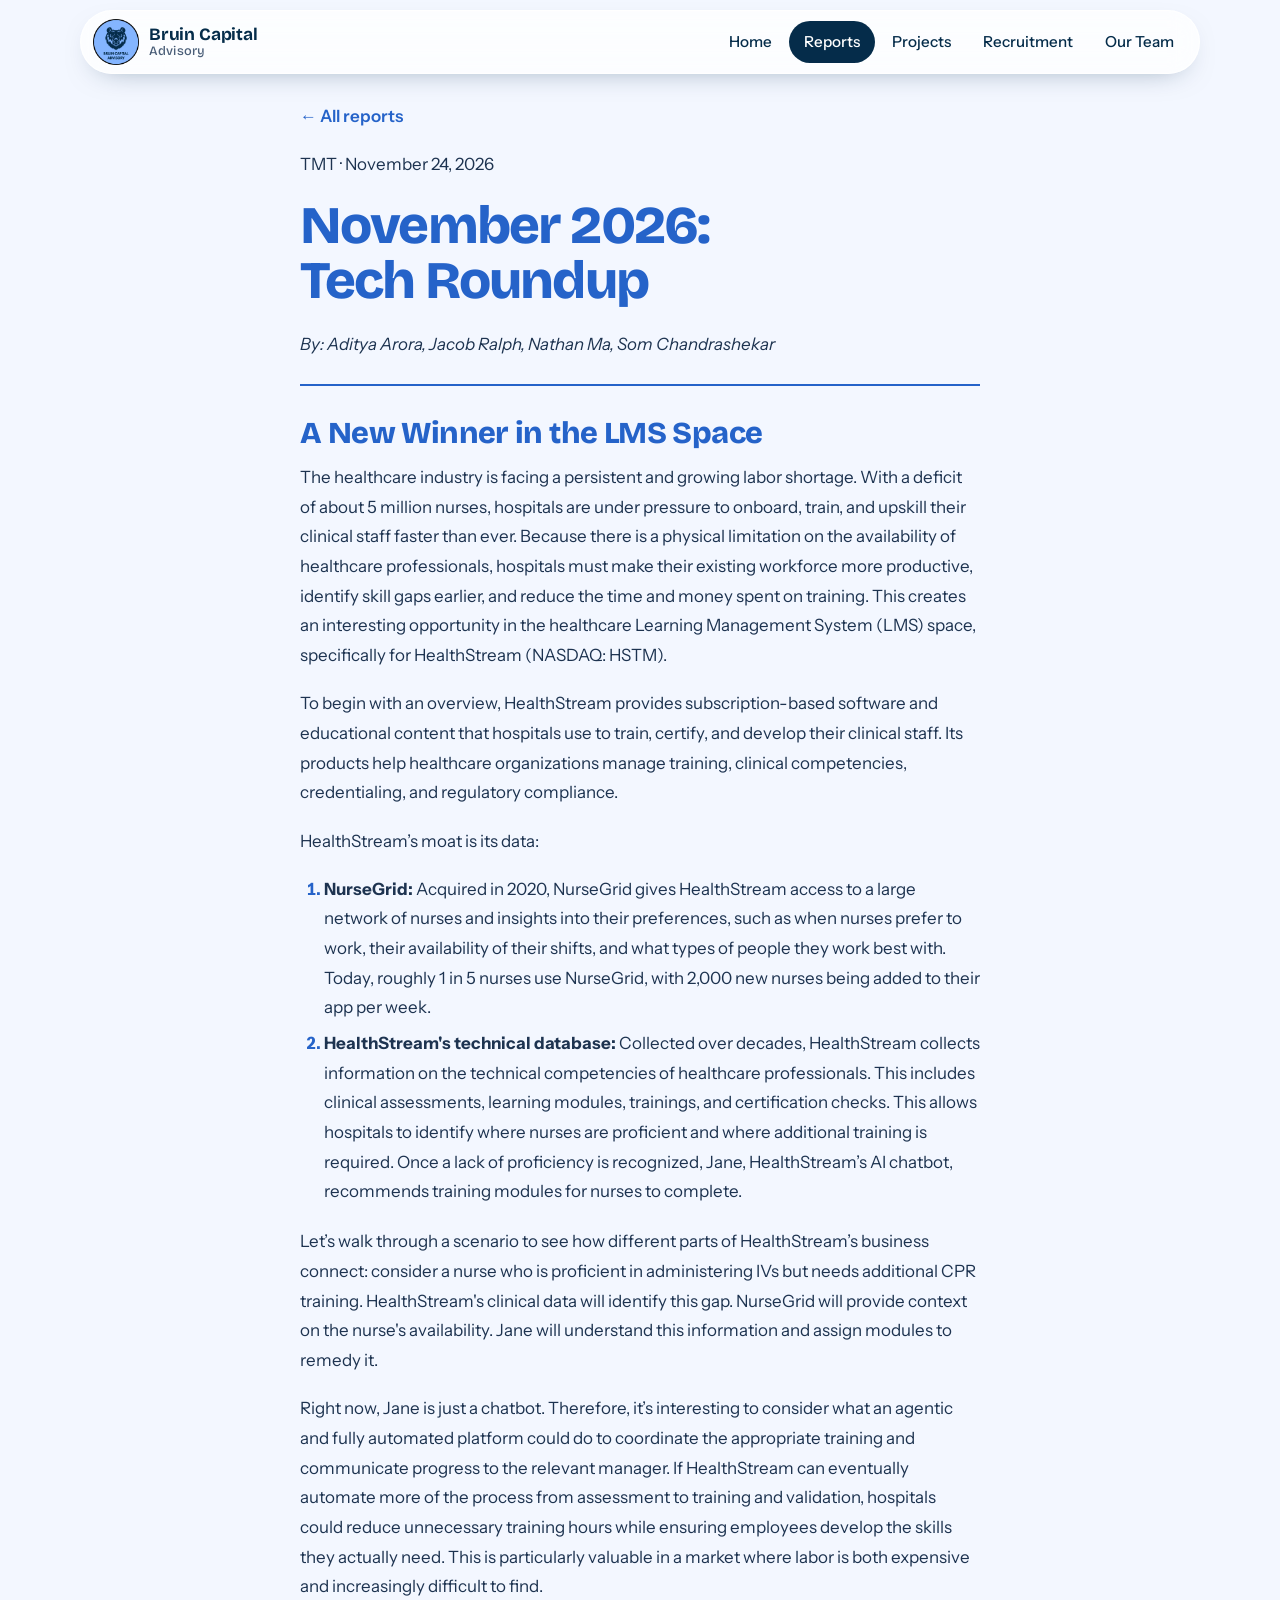
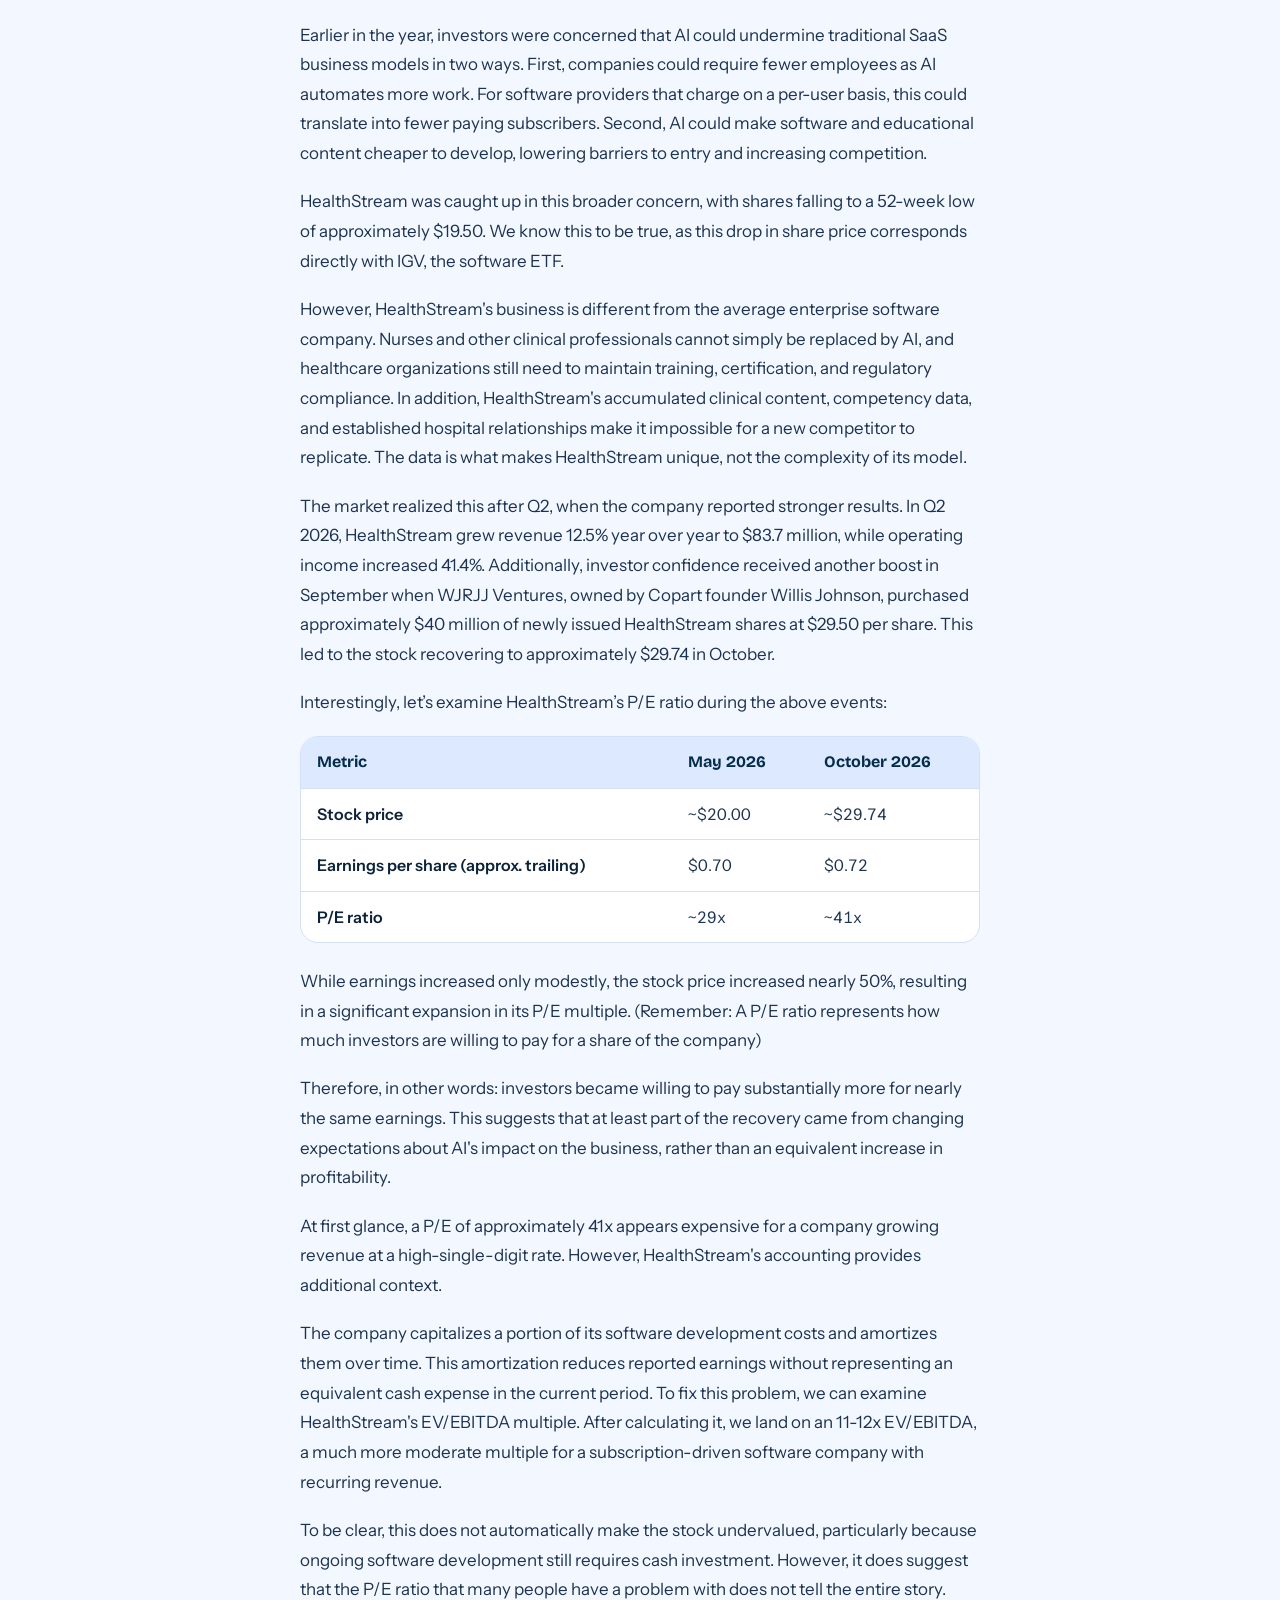
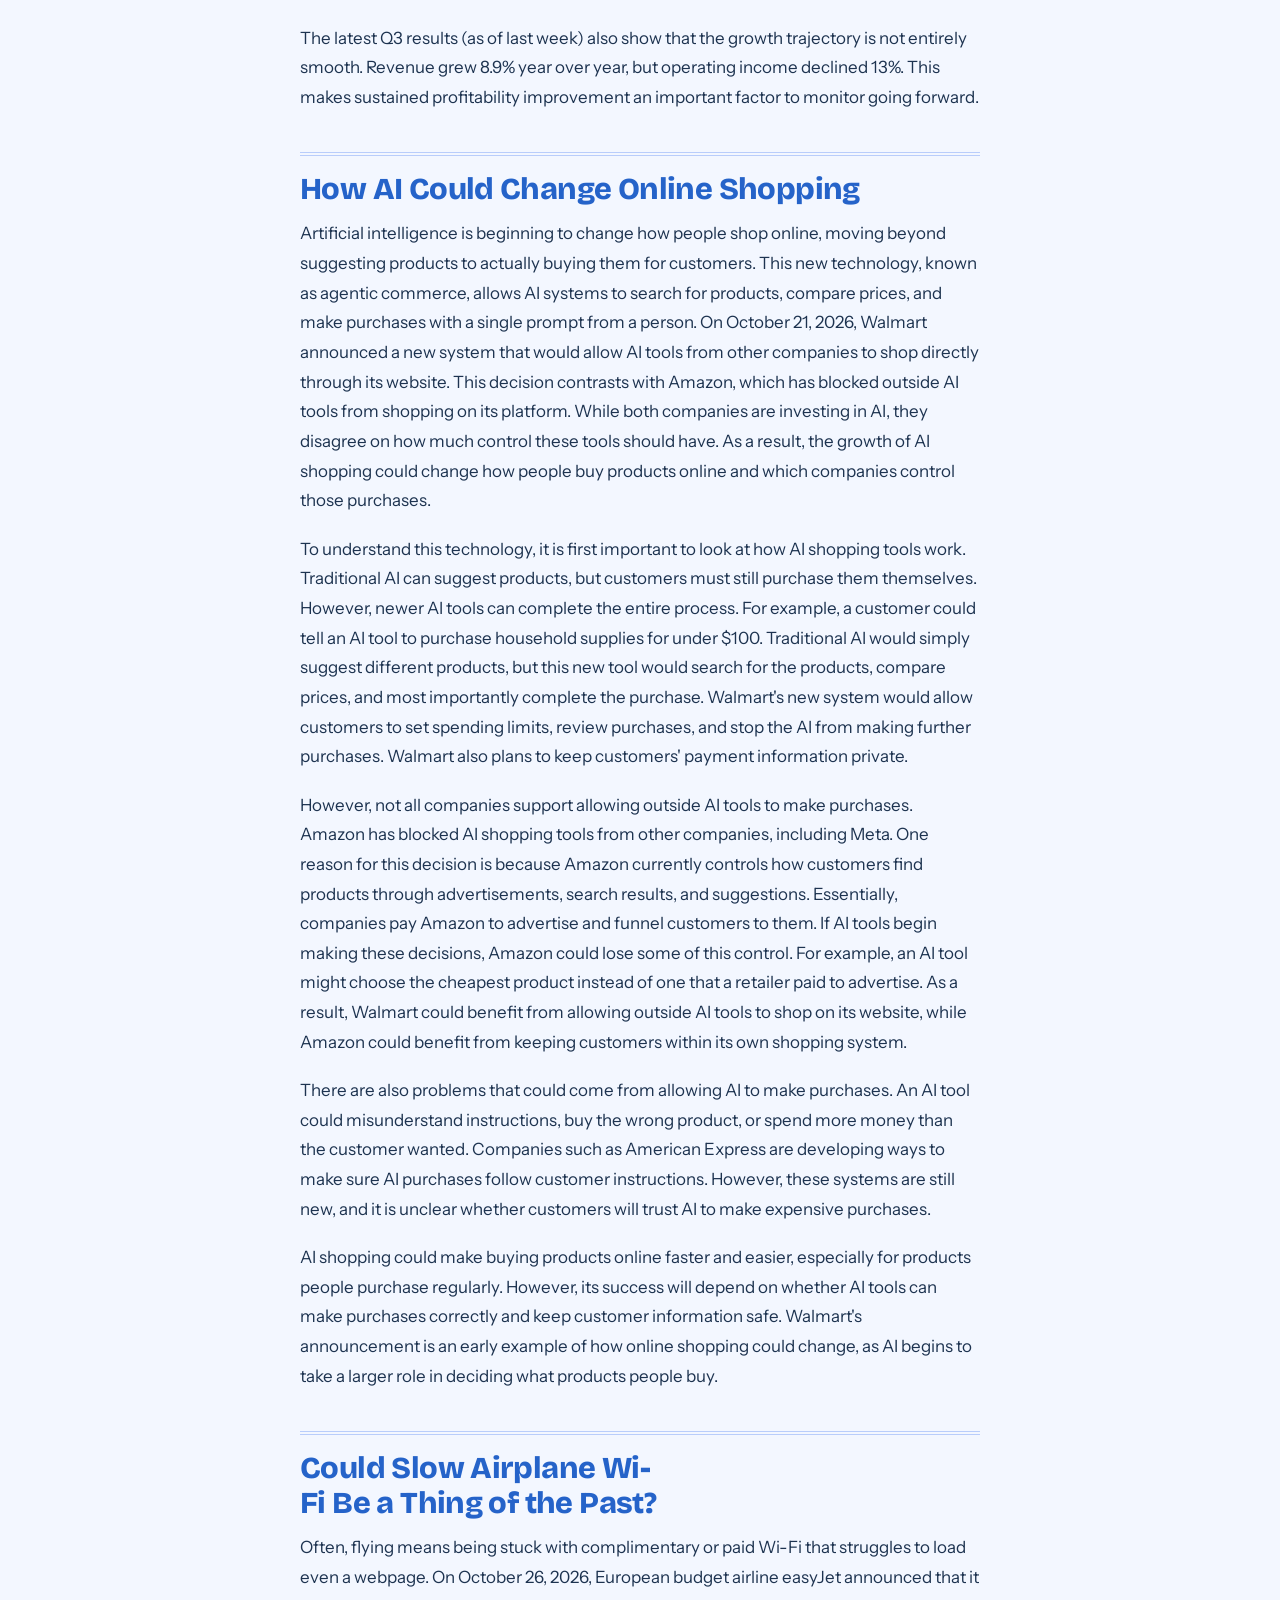
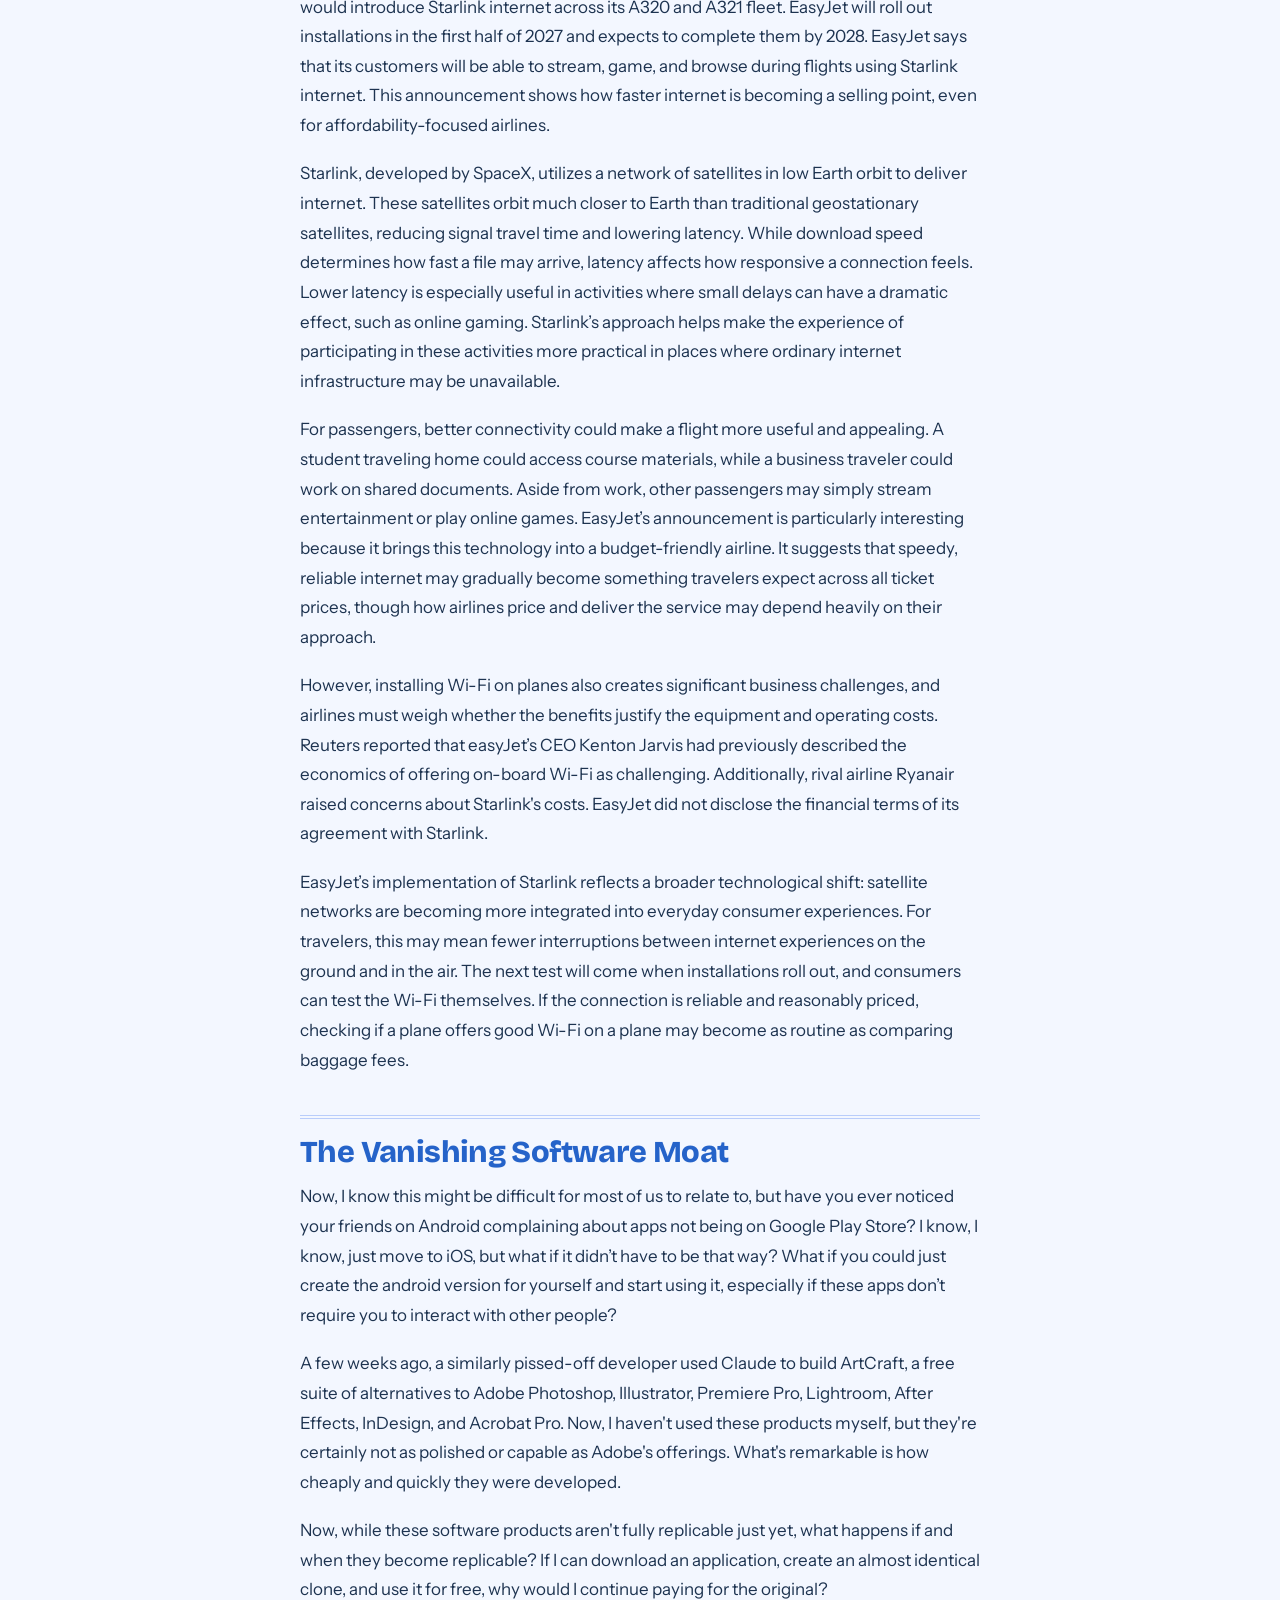
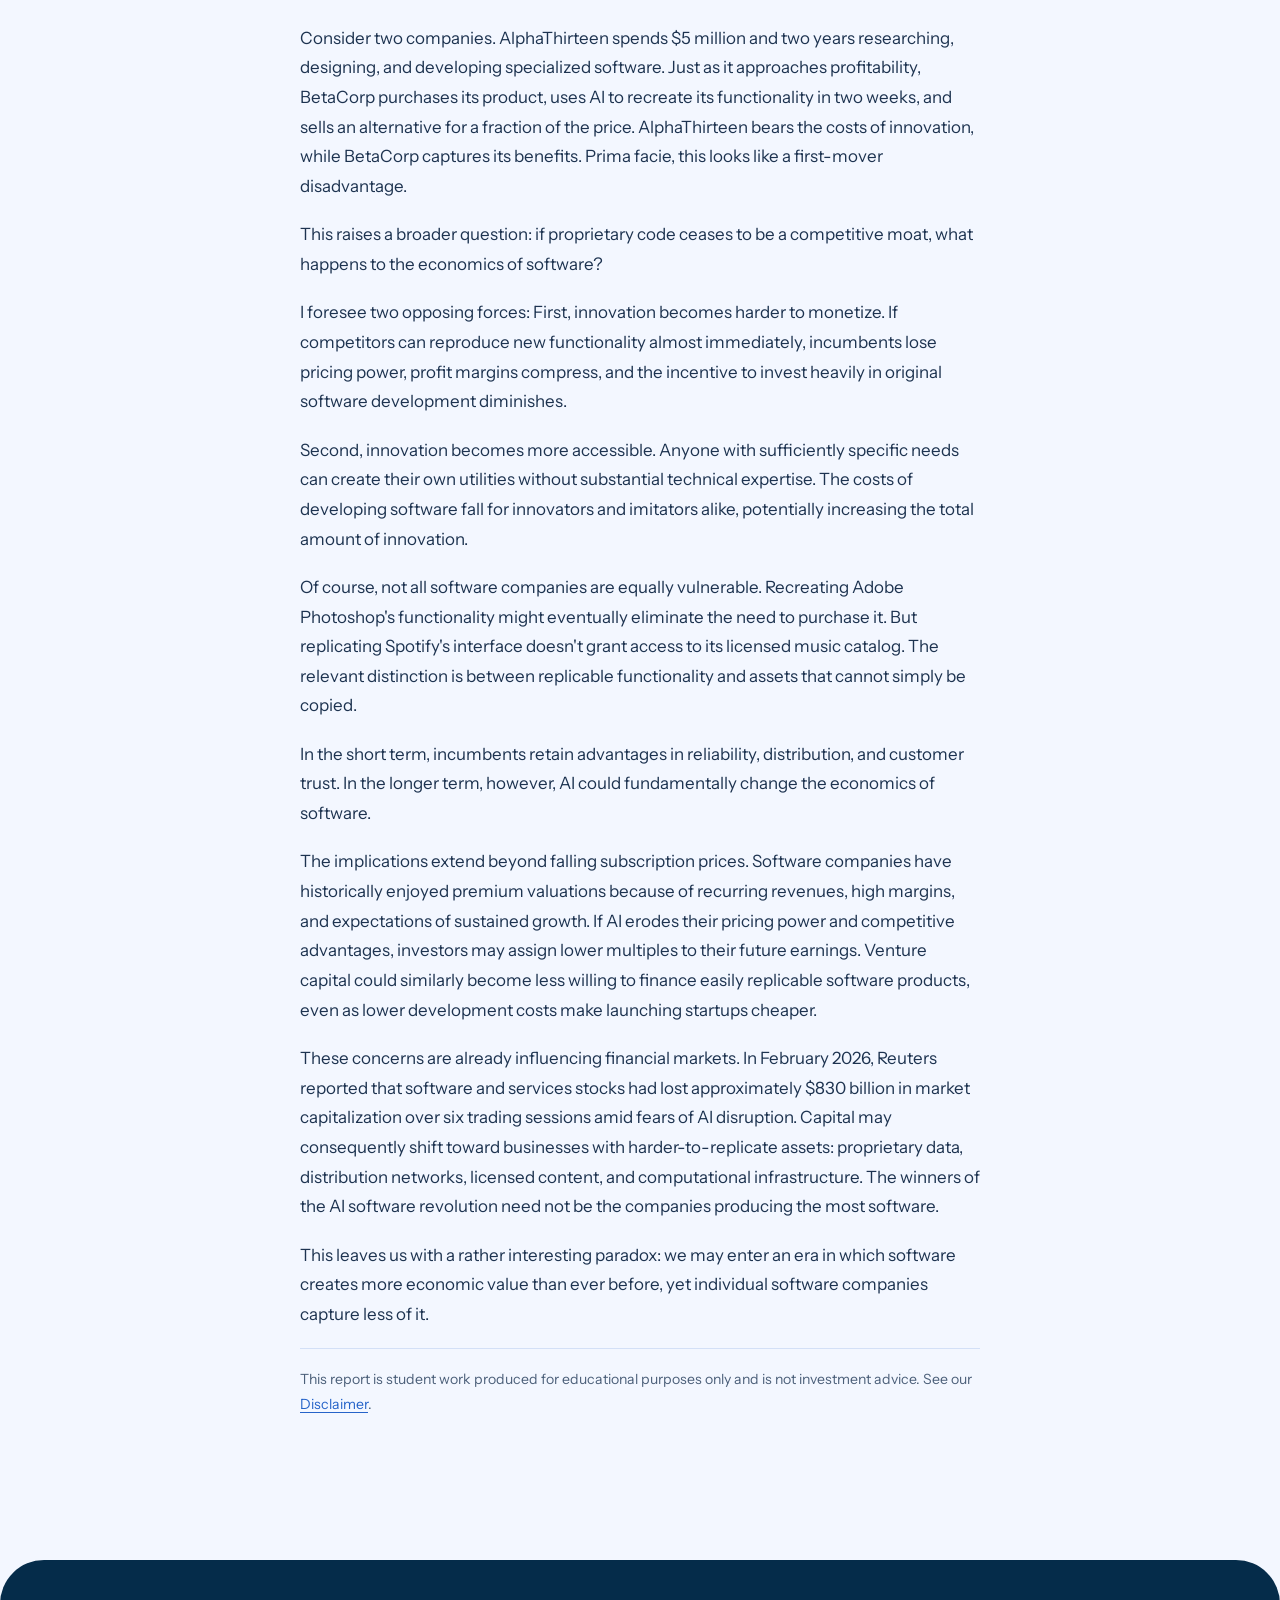
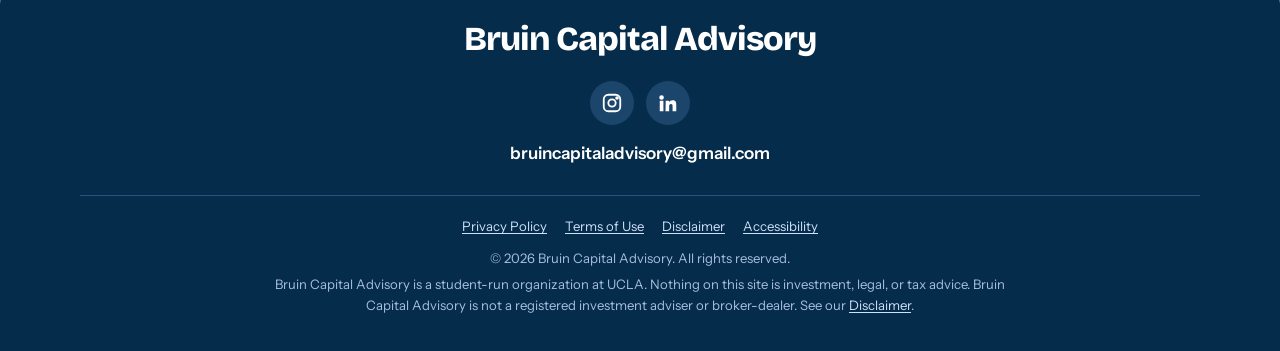
<file: reports/tech-roundup-1.html>
<!doctype html>
<html lang="en">
<head>
  <meta charset="utf-8">
  <meta name="viewport" content="width=device-width, initial-scale=1">
  <title>November 2026: Tech Roundup | Bruin Capital Advisory</title>
  <meta name="description" content="HealthStream and AI in healthcare training, Walmart and Amazon on AI shopping, Starlink Wi-Fi on easyJet, and whether code is still a moat.">
  <meta property="og:title" content="November 2026: Tech Roundup | Bruin Capital Advisory">
  <meta property="og:description" content="HealthStream and AI in healthcare training, Walmart and Amazon on AI shopping, Starlink Wi-Fi on easyJet, and whether code is still a moat.">
  <meta property="og:type" content="article">
  <meta property="og:image" content="assets/logo.png">
  <meta name="theme-color" content="#082c4c">
  <link rel="icon" type="image/png" href="../assets/favicon.png">
  <link rel="apple-touch-icon" href="../assets/apple-touch-icon.png">
  <link rel="preload" href="../assets/fonts/bricolage-grotesque-latin-wght-normal.woff2" as="font" type="font/woff2" crossorigin>
  <link rel="stylesheet" href="../css/styles.css?v=202611241013">
</head>
<body>
  <a class="skip-link" href="#main">Skip to content</a>

  <header class="site-header">
    <div class="header-inner">
      <a class="brand" href="../index.html" aria-label="Bruin Capital Advisory home">
        <img src="../assets/logo.png" alt="" width="58" height="58">
        <span class="brand-name">Bruin Capital<small>Advisory</small></span>
      </a>
      <button class="nav-toggle" type="button" aria-expanded="false" aria-controls="site-nav">Menu</button>
      <nav class="nav" id="site-nav" aria-label="Main">
        <a href="../index.html">Home</a>
        <a href="../reports.html" aria-current="page">Reports</a>
        <a href="../projects.html">Projects</a>
        <a href="../recruitment.html">Recruitment</a>
        <a href="../team.html">Our Team</a>
      </nav>
    </div>
  </header>

  <main id="main">
    <article class="article container">
      <p class="article-back"><a href="../reports.html">&larr; All reports</a></p>

      <p class="article-kicker">TMT &middot; November 24, 2026</p>
      <h1>November 2026: Tech Roundup</h1>
      <p class="article-byline">By: Aditya Arora, Jacob Ralph, Nathan Ma, Som Chandrashekar</p>
      <hr class="article-rule">

      <section>
        <h2>A New Winner in the LMS Space</h2>
        <p>The healthcare industry is facing a persistent and growing labor shortage. With a deficit of about 5 million nurses, hospitals are under pressure to onboard, train, and upskill their clinical staff faster than ever. Because there is a physical limitation on the availability of healthcare professionals, hospitals must make their existing workforce more productive, identify skill gaps earlier, and reduce the time and money spent on training. This creates an interesting opportunity in the healthcare Learning Management System (LMS) space, specifically for HealthStream (NASDAQ: HSTM).</p>
        <p>To begin with an overview, HealthStream provides subscription-based software and educational content that hospitals use to train, certify, and develop their clinical staff. Its products help healthcare organizations manage training, clinical competencies, credentialing, and regulatory compliance.</p>
        <p>HealthStream’s moat is its data:</p>
        <ol>
          <li><strong>NurseGrid:</strong> Acquired in 2020, NurseGrid gives HealthStream access to a large network of nurses and insights into their preferences, such as when nurses prefer to work, their availability of their shifts, and what types of people they work best with. Today, roughly 1 in 5 nurses use NurseGrid, with 2,000 new nurses being added to their app per week.</li>
          <li><strong>HealthStream's technical database:</strong> Collected over decades, HealthStream collects information on the technical competencies of healthcare professionals. This includes clinical assessments, learning modules, trainings, and certification checks. This allows hospitals to identify where nurses are proficient and where additional training is required. Once a lack of proficiency is recognized, Jane, HealthStream’s AI chatbot, recommends training modules for nurses to complete.</li>
        </ol>
        <p>Let’s walk through a scenario to see how different parts of HealthStream’s business connect: consider a nurse who is proficient in administering IVs but needs additional CPR training. HealthStream's clinical data will identify this gap. NurseGrid will provide context on the nurse's availability. Jane will understand this information and assign modules to remedy it.</p>
        <p>Right now, Jane is just a chatbot. Therefore, it’s interesting to consider what an agentic and fully automated platform could do to coordinate the appropriate training and communicate progress to the relevant manager. If HealthStream can eventually automate more of the process from assessment to training and validation, hospitals could reduce unnecessary training hours while ensuring employees develop the skills they actually need. This is particularly valuable in a market where labor is both expensive and increasingly difficult to find.</p>
        <p>Earlier in the year, investors were concerned that AI could undermine traditional SaaS business models in two ways. First, companies could require fewer employees as AI automates more work. For software providers that charge on a per-user basis, this could translate into fewer paying subscribers. Second, AI could make software and educational content cheaper to develop, lowering barriers to entry and increasing competition.</p>
        <p>HealthStream was caught up in this broader concern, with shares falling to a 52-week low of approximately $19.50. We know this to be true, as this drop in share price corresponds directly with IGV, the software ETF.</p>
        <p>However, HealthStream's business is different from the average enterprise software company. Nurses and other clinical professionals cannot simply be replaced by AI, and healthcare organizations still need to maintain training, certification, and regulatory compliance. In addition, HealthStream's accumulated clinical content, competency data, and established hospital relationships make it impossible for a new competitor to replicate. The data is what makes HealthStream unique, not the complexity of its model.</p>
        <p>The market realized this after Q2, when the company reported stronger results. In Q2 2026, HealthStream grew revenue 12.5% year over year to $83.7 million, while operating income increased 41.4%. Additionally, investor confidence received another boost in September when WJRJJ Ventures, owned by Copart founder Willis Johnson, purchased approximately $40 million of newly issued HealthStream shares at $29.50 per share. This led to the stock recovering to approximately $29.74 in October.</p>
        <p>Interestingly, let’s examine HealthStream’s P/E ratio during the above events:</p>
        <div class="article-table-wrap">
          <table>
            <thead><tr><th scope="col">Metric</th><th scope="col">May 2026</th><th scope="col">October 2026</th></tr></thead>
            <tbody>
              <tr><th scope="row">Stock price</th><td>~$20.00</td><td>~$29.74</td></tr>
              <tr><th scope="row">Earnings per share (approx. trailing)</th><td>$0.70</td><td>$0.72</td></tr>
              <tr><th scope="row">P/E ratio</th><td>~29x</td><td>~41x</td></tr>
            </tbody>
          </table>
        </div>
        <p>While earnings increased only modestly, the stock price increased nearly 50%, resulting in a significant expansion in its P/E multiple. (Remember: A P/E ratio represents how much investors are willing to pay for a share of the company)</p>
        <p>Therefore, in other words: investors became willing to pay substantially more for nearly the same earnings. This suggests that at least part of the recovery came from changing expectations about AI's impact on the business, rather than an equivalent increase in profitability.</p>
        <p>At first glance, a P/E of approximately 41x appears expensive for a company growing revenue at a high-single-digit rate. However, HealthStream's accounting provides additional context.</p>
        <p>The company capitalizes a portion of its software development costs and amortizes them over time. This amortization reduces reported earnings without representing an equivalent cash expense in the current period. To fix this problem, we can examine HealthStream's EV/EBITDA multiple. After calculating it, we land on an 11-12x EV/EBITDA, a much more moderate multiple for a subscription-driven software company with recurring revenue.</p>
        <p>To be clear, this does not automatically make the stock undervalued, particularly because ongoing software development still requires cash investment. However, it does suggest that the P/E ratio that many people have a problem with does not tell the entire story.</p>
        <p>The latest Q3 results (as of last week) also show that the growth trajectory is not entirely smooth. Revenue grew 8.9% year over year, but operating income declined 13%. This makes sustained profitability improvement an important factor to monitor going forward.</p>
      </section>

      <section>
        <h2>How AI Could Change Online Shopping</h2>
        <p>Artificial intelligence is beginning to change how people shop online, moving beyond suggesting products to actually buying them for customers. This new technology, known as agentic commerce, allows AI systems to search for products, compare prices, and make purchases with a single prompt from a person. On October 21, 2026, Walmart announced a new system that would allow AI tools from other companies to shop directly through its website. This decision contrasts with Amazon, which has blocked outside AI tools from shopping on its platform. While both companies are investing in AI, they disagree on how much control these tools should have. As a result, the growth of AI shopping could change how people buy products online and which companies control those purchases.</p>
        <p>To understand this technology, it is first important to look at how AI shopping tools work. Traditional AI can suggest products, but customers must still purchase them themselves. However, newer AI tools can complete the entire process. For example, a customer could tell an AI tool to purchase household supplies for under $100. Traditional AI would simply suggest different products, but this new tool would search for the products, compare prices, and most importantly complete the purchase. Walmart's new system would allow customers to set spending limits, review purchases, and stop the AI from making further purchases. Walmart also plans to keep customers' payment information private.</p>
        <p>However, not all companies support allowing outside AI tools to make purchases. Amazon has blocked AI shopping tools from other companies, including Meta. One reason for this decision is because Amazon currently controls how customers find products through advertisements, search results, and suggestions. Essentially, companies pay Amazon to advertise and funnel customers to them. If AI tools begin making these decisions, Amazon could lose some of this control. For example, an AI tool might choose the cheapest product instead of one that a retailer paid to advertise. As a result, Walmart could benefit from allowing outside AI tools to shop on its website, while Amazon could benefit from keeping customers within its own shopping system.</p>
        <p>There are also problems that could come from allowing AI to make purchases. An AI tool could misunderstand instructions, buy the wrong product, or spend more money than the customer wanted. Companies such as American Express are developing ways to make sure AI purchases follow customer instructions. However, these systems are still new, and it is unclear whether customers will trust AI to make expensive purchases.</p>
        <p>AI shopping could make buying products online faster and easier, especially for products people purchase regularly. However, its success will depend on whether AI tools can make purchases correctly and keep customer information safe. Walmart's announcement is an early example of how online shopping could change, as AI begins to take a larger role in deciding what products people buy.</p>
      </section>

      <section>
        <h2>Could Slow Airplane Wi-Fi Be a Thing of the Past?</h2>
        <p>Often, flying means being stuck with complimentary or paid Wi-Fi that struggles to load even a webpage. On October 26, 2026, European budget airline easyJet announced that it would introduce Starlink internet across its A320 and A321 fleet. EasyJet will roll out installations in the first half of 2027 and expects to complete them by 2028. EasyJet says that its customers will be able to stream, game, and browse during flights using Starlink internet. This announcement shows how faster internet is becoming a selling point, even for affordability-focused airlines.</p>
        <p>Starlink, developed by SpaceX, utilizes a network of satellites in low Earth orbit to deliver internet. These satellites orbit much closer to Earth than traditional geostationary satellites, reducing signal travel time and lowering latency. While download speed determines how fast a file may arrive, latency affects how responsive a connection feels. Lower latency is especially useful in activities where small delays can have a dramatic effect, such as online gaming. Starlink’s approach helps make the experience of participating in these activities more practical in places where ordinary internet infrastructure may be unavailable.</p>
        <p>For passengers, better connectivity could make a flight more useful and appealing. A student traveling home could access course materials, while a business traveler could work on shared documents. Aside from work, other passengers may simply stream entertainment or play online games. EasyJet’s announcement is particularly interesting because it brings this technology into a budget-friendly airline. It suggests that speedy, reliable internet may gradually become something travelers expect across all ticket prices, though how airlines price and deliver the service may depend heavily on their approach.</p>
        <p>However, installing Wi-Fi on planes also creates significant business challenges, and airlines must weigh whether the benefits justify the equipment and operating costs. Reuters reported that easyJet’s CEO Kenton Jarvis had previously described the economics of offering on-board Wi-Fi as challenging. Additionally, rival airline Ryanair raised concerns about Starlink's costs. EasyJet did not disclose the financial terms of its agreement with Starlink.</p>
        <p>EasyJet’s implementation of Starlink reflects a broader technological shift: satellite networks are becoming more integrated into everyday consumer experiences. For travelers, this may mean fewer interruptions between internet experiences on the ground and in the air. The next test will come when installations roll out, and consumers can test the Wi-Fi themselves. If the connection is reliable and reasonably priced, checking if a plane offers good Wi-Fi on a plane may become as routine as comparing baggage fees.</p>
      </section>

      <section>
        <h2>The Vanishing Software Moat</h2>
        <p>Now, I know this might be difficult for most of us to relate to, but have you ever noticed your friends on Android complaining about apps not being on Google Play Store? I know, I know, just move to iOS, but what if it didn’t have to be that way? What if you could just create the android version for yourself and start using it, especially if these apps don’t require you to interact with other people?</p>
        <p>A few weeks ago, a similarly pissed-off developer used Claude to build ArtCraft, a free suite of alternatives to Adobe Photoshop, Illustrator, Premiere Pro, Lightroom, After Effects, InDesign, and Acrobat Pro. Now, I haven't used these products myself, but they're certainly not as polished or capable as Adobe's offerings. What's remarkable is how cheaply and quickly they were developed.</p>
        <p>Now, while these software products aren't fully replicable just yet, what happens if and when they become replicable? If I can download an application, create an almost identical clone, and use it for free, why would I continue paying for the original?</p>
        <p>Consider two companies. AlphaThirteen spends $5 million and two years researching, designing, and developing specialized software. Just as it approaches profitability, BetaCorp purchases its product, uses AI to recreate its functionality in two weeks, and sells an alternative for a fraction of the price. AlphaThirteen bears the costs of innovation, while BetaCorp captures its benefits. Prima facie, this looks like a first-mover disadvantage.</p>
        <p>This raises a broader question: if proprietary code ceases to be a competitive moat, what happens to the economics of software?</p>
        <p>I foresee two opposing forces: First, innovation becomes harder to monetize. If competitors can reproduce new functionality almost immediately, incumbents lose pricing power, profit margins compress, and the incentive to invest heavily in original software development diminishes.</p>
        <p>Second, innovation becomes more accessible. Anyone with sufficiently specific needs can create their own utilities without substantial technical expertise. The costs of developing software fall for innovators and imitators alike, potentially increasing the total amount of innovation.</p>
        <p>Of course, not all software companies are equally vulnerable. Recreating Adobe Photoshop's functionality might eventually eliminate the need to purchase it. But replicating Spotify's interface doesn't grant access to its licensed music catalog. The relevant distinction is between replicable functionality and assets that cannot simply be copied.</p>
        <p>In the short term, incumbents retain advantages in reliability, distribution, and customer trust. In the longer term, however, AI could fundamentally change the economics of software.</p>
        <p>The implications extend beyond falling subscription prices. Software companies have historically enjoyed premium valuations because of recurring revenues, high margins, and expectations of sustained growth. If AI erodes their pricing power and competitive advantages, investors may assign lower multiples to their future earnings. Venture capital could similarly become less willing to finance easily replicable software products, even as lower development costs make launching startups cheaper.</p>
        <p>These concerns are already influencing financial markets. In February 2026, Reuters reported that software and services stocks had lost approximately $830 billion in market capitalization over six trading sessions amid fears of AI disruption. Capital may consequently shift toward businesses with harder-to-replicate assets: proprietary data, distribution networks, licensed content, and computational infrastructure. The winners of the AI software revolution need not be the companies producing the most software.</p>
        <p>This leaves us with a rather interesting paradox: we may enter an era in which software creates more economic value than ever before, yet individual software companies capture less of it.</p>
      </section>

      <p class="fine-print article-note">This report is student work produced for educational purposes only and is
        not investment advice. See our <a href="../disclaimer.html">Disclaimer</a>.</p>
    </article>
  </main>

  <footer class="site-footer">
    <p class="footer-name">Bruin Capital Advisory</p>
    <div class="socials">
      <a data-instagram href="#" rel="noopener" target="_blank" aria-label="Instagram"><svg viewBox="0 0 24 24" fill="none" stroke="currentColor" stroke-width="2" aria-hidden="true"><rect x="3" y="3" width="18" height="18" rx="5"/><circle cx="12" cy="12" r="4"/><circle cx="17.5" cy="6.5" r="1" fill="currentColor"/></svg></a>
      <a data-linkedin href="#" rel="noopener" target="_blank" aria-label="LinkedIn"><svg viewBox="0 0 24 24" fill="currentColor" aria-hidden="true"><path d="M4.98 3.5a2.5 2.5 0 1 1 0 5 2.5 2.5 0 0 1 0-5zM3 9.5h4V21H3zM9.5 9.5h3.8v1.6h.06c.53-1 1.83-2.06 3.77-2.06C21 9.04 21 11.7 21 15.1V21h-4v-5.2c0-1.24-.02-2.84-1.73-2.84-1.73 0-2 1.35-2 2.75V21h-4z"/></svg></a>
    </div>
    <a class="email" data-email href="#">bruincapitaladvisory@gmail.com</a>

    <div class="footer-legal">
      <nav aria-label="Legal">
        <a href="../privacy.html">Privacy Policy</a>
        <a href="../terms.html">Terms of Use</a>
        <a href="../disclaimer.html">Disclaimer</a>
        <a href="../accessibility.html">Accessibility</a>
      </nav>
      <p>&copy; <span data-year>2026</span> Bruin Capital Advisory. All rights reserved.</p>
      <p>Bruin Capital Advisory is a student-run organization at UCLA. Nothing on this site is investment, legal, or tax advice.
        Bruin Capital Advisory is not a registered investment adviser or broker-dealer. See our <a href="../disclaimer.html">Disclaimer</a>.</p>
    </div>
  </footer>

  <script src="../js/data.js?v=202611241013"></script>
  <script src="../js/main.js?v=202611241013"></script>
</body>
</html>
</file>
<file: css/styles.css>
/* ==========================================================================
   Bruin Capital Advisory — shared styles
   Blues and pastels built outward from the logo's navy and sky.
   ========================================================================== */

@font-face {
  font-family: "Bricolage Grotesque";
  src: url("../assets/fonts/bricolage-grotesque-latin-wght-normal.woff2") format("woff2");
  font-weight: 200 800; font-style: normal; font-display: swap;
}
@font-face {
  font-family: "Instrument Sans";
  src: url("../assets/fonts/instrument-sans-latin-wght-normal.woff2") format("woff2");
  font-weight: 400 700; font-style: normal; font-display: swap;
}
@font-face {
  font-family: "Instrument Sans";
  src: url("../assets/fonts/instrument-sans-latin-wght-italic.woff2") format("woff2");
  font-weight: 400 700; font-style: italic; font-display: swap;
}

:root {
  /* Logo colors */
  --navy: #052c4a;
  --navy-deep: #031d33;
  --sky: #84b5ff;
  /* Pastels */
  --ice: #dce9ff;
  --mist: #f3f7ff;
  --lilac: #ddd8fb;
  --periwinkle: #b9cdfb;
  /* Working colors */
  --blue: #2563c9;
  --white: #ffffff;
  --ink: #0c2238;
  --muted: #4b5f79;
  --line: #d3e0f7;

  --font-display: "Bricolage Grotesque", "Trebuchet MS", "Segoe UI", sans-serif;
  --font-body: "Instrument Sans", "Segoe UI", "Helvetica Neue", Arial, sans-serif;

  --max: 1120px;
  --gutter: clamp(16px, 4vw, 40px);
  --r-lg: 28px;
  --r-md: 18px;
  --shadow: 0 18px 40px -22px rgba(5, 44, 74, .45);
  --ease: cubic-bezier(.2, .7, .2, 1);
}

*,
*::before,
*::after { box-sizing: border-box; }

html { scroll-behavior: smooth; }

body {
  margin: 0;
  background: var(--mist);
  color: var(--ink);
  font-family: var(--font-body);
  font-size: 17px;
  line-height: 1.65;
  -webkit-font-smoothing: antialiased;
}

img { max-width: 100%; display: block; }
a { color: var(--blue); text-underline-offset: .18em; }
a:hover { color: var(--navy); }
h1, h2, h3 { font-family: var(--font-display); letter-spacing: -.02em; text-wrap: balance; }

.skip-link {
  position: absolute; left: -9999px; top: 0;
  background: var(--navy); color: var(--white);
  padding: 10px 16px; z-index: 100; border-radius: 999px;
}
.skip-link:focus { left: 16px; top: 16px; }

:focus-visible { outline: 3px solid var(--blue); outline-offset: 3px; border-radius: 6px; }

.container { width: 100%; max-width: var(--max); margin: 0 auto; padding: 0 var(--gutter); }

/* ---------- Header: floating pill ---------- */
.site-header {
  position: sticky; top: calc(env(safe-area-inset-top, 0px) + 10px); z-index: 50;
  padding: 0 var(--gutter);
  margin-top: 10px;
}
.header-inner {
  max-width: var(--max); margin: 0 auto;
  display: flex; align-items: center; justify-content: space-between; gap: 12px 20px;
  padding: 8px 10px 8px 12px;
  background: rgba(255, 255, 255, .78);
  -webkit-backdrop-filter: blur(14px) saturate(1.4); backdrop-filter: blur(14px) saturate(1.4);
  border: 1px solid rgba(255, 255, 255, .9);
  border-radius: 999px;
  box-shadow: 0 10px 30px -18px rgba(5, 44, 74, .5);
  transition: box-shadow .3s, background .3s;
}
.site-header.scrolled .header-inner { background: rgba(255, 255, 255, .93); box-shadow: 0 14px 34px -16px rgba(5, 44, 74, .55); }

.brand { display: flex; align-items: center; gap: 10px; text-decoration: none; }
.brand img { width: 46px; height: 46px; transition: transform .5s var(--ease); }
.brand:hover img { transform: rotate(-8deg) scale(1.06); }
.brand-name {
  font-family: var(--font-display); font-weight: 700;
  color: var(--navy); line-height: 1.05; letter-spacing: -.01em;
  font-size: 1.08rem;
}
.brand-name small { display: block; font-size: .8rem; letter-spacing: .01em; color: var(--muted); font-weight: 500; }

.nav { display: flex; gap: 2px; flex-wrap: wrap; justify-content: flex-end; }
.nav a {
  padding: 8px 15px;
  border-radius: 999px;
  color: var(--navy); text-decoration: none;
  font-size: .95rem; font-weight: 500;
  transition: background .2s, color .2s;
}
.nav a:hover { background: var(--ice); }
.nav a[aria-current="page"] { background: var(--navy); color: var(--white); }

.nav-toggle {
  display: none;
  background: var(--ice); border: 0; color: var(--navy); border-radius: 999px;
  font: 600 .95rem var(--font-body); padding: 9px 18px; cursor: pointer;
}

@media (max-width: 860px) {
  .header-inner { flex-wrap: wrap; border-radius: 26px; }
  .nav-toggle { display: block; }
  .nav { display: none; width: 100%; flex-direction: column; padding: 4px 0 6px; }
  .nav.open { display: flex; }
  .nav a { padding: 10px 14px; }
}

/* ---------- Buttons ---------- */
.btn {
  display: inline-block;
  padding: 12px 24px;
  border: 2px solid var(--navy); border-radius: 999px;
  font-family: var(--font-display); font-weight: 600; font-size: 1rem;
  text-decoration: none; color: var(--navy);
  transition: background .2s, color .2s, transform .2s var(--ease), box-shadow .2s;
}
.btn:hover { transform: translateY(-2px); box-shadow: 0 10px 20px -12px rgba(5, 44, 74, .6); }
.btn-solid { background: var(--navy); color: var(--white); }
.btn-solid:hover { background: var(--blue); border-color: var(--blue); color: var(--white); }
.btn-dark:hover { background: var(--navy); color: var(--white); }
.btn-light { color: var(--white); border-color: rgba(255, 255, 255, .7); }
.btn-light:hover { background: var(--white); color: var(--navy); }

/* ---------- Hero ---------- */
.hero {
  position: relative; overflow: hidden;
  margin-top: -76px; padding-top: 76px;
  background: linear-gradient(135deg, #eaf1ff 0%, var(--ice) 45%, var(--lilac) 100%);
}
.hero-blobs span {
  position: absolute; border-radius: 50%; filter: blur(50px); opacity: .7;
  animation: drift 16s ease-in-out infinite alternate;
}
.hero-blobs span:nth-child(1) { width: 420px; height: 420px; left: -120px; top: -80px; background: #bcd6ff; }
.hero-blobs span:nth-child(2) { width: 360px; height: 360px; right: 6%; top: 18%; background: #cfc6fa; animation-duration: 20s; animation-delay: -6s; }
.hero-blobs span:nth-child(3) { width: 300px; height: 300px; left: 34%; bottom: -120px; background: #a9ccff; animation-duration: 24s; animation-delay: -11s; }
@keyframes drift { to { transform: translate3d(50px, 34px, 0) scale(1.12); } }

.hero-inner {
  position: relative;
  max-width: var(--max); margin: 0 auto;
  padding: clamp(40px, 7vw, 84px) var(--gutter) clamp(96px, 12vw, 150px);
  display: grid; grid-template-columns: 1.1fr .9fr; align-items: center; gap: clamp(24px, 5vw, 64px);
}
.hero h1 {
  font-weight: 800; color: var(--navy);
  font-size: clamp(2.7rem, 7.2vw, 5.3rem);
  line-height: .95; letter-spacing: -.04em; margin: 0 0 22px;
}
.hero-content p { font-size: clamp(1.05rem, 1.7vw, 1.28rem); margin: 0; max-width: 34em; color: #213a57; }
.hero-actions { display: flex; flex-wrap: wrap; gap: 12px; margin-top: 30px; }

.wave { position: absolute; left: 0; right: 0; bottom: -1px; width: 100%; height: clamp(40px, 7vw, 90px); display: block; }
.wave path { fill: var(--mist); }

/* Load-in for the hero text */
@media (prefers-reduced-motion: no-preference) {
  .hero-content > * { animation: rise .8s var(--ease) both; }
  .hero-content > :nth-child(2) { animation-delay: .1s; }
  .hero-content > :nth-child(3) { animation-delay: .2s; }
  .hero-mark { animation: pop .9s var(--ease) .15s both; }
}
@keyframes rise { from { opacity: 0; transform: translateY(22px); } }
@keyframes pop { from { opacity: 0; transform: scale(.82) rotate(-6deg); } }

/* ---------- The roaring bear ---------- */
.hero-mark { display: grid; place-items: center; }
.roar {
  position: relative; display: block; width: min(100%, 440px); aspect-ratio: 1; margin: 0 auto;
  padding: 0; border: 0; background: none; cursor: pointer; border-radius: 50%;
  -webkit-tap-highlight-color: transparent;
}
.roar-bear-wrap {
  position: absolute; inset: 0;
  filter: drop-shadow(0 22px 26px rgba(5, 44, 74, .3));
  animation: bob 6s ease-in-out infinite;
}
.roar-bear, .roar-bear img { position: absolute; inset: 0; width: 100%; height: 100%; }
.roar-bear { transform-origin: 50% 55%; }
.roar-rings i {
  position: absolute; inset: 8%; border-radius: 50%;
  border: 3px solid var(--navy); opacity: 0;
}
.roar-rings i:nth-child(2) { border-color: var(--blue); }
.roar-rings i:nth-child(3) { border-color: var(--sky); }
@keyframes bob { 50% { transform: translateY(-8px); } }

.roar.is-roaring .roar-bear { animation: bear-roar 1.5s var(--ease); }
.roar.is-roaring .roar-jaw { animation: jaw-drop 1.5s var(--ease); }
.roar.is-roaring .roar-rings i { animation: ring 1.1s ease-out .28s; }
.roar.is-roaring .roar-rings i:nth-child(2) { animation-delay: .46s; }
.roar.is-roaring .roar-rings i:nth-child(3) { animation-delay: .64s; }

@keyframes bear-roar {
  0%   { transform: none; }
  12%  { transform: translateY(1.5%) scale(.96); }
  26%  { transform: translateY(-4%) scale(1.08) rotate(-3deg); }
  36%  { transform: translateY(-4%) scale(1.08) rotate(3deg); }
  46%  { transform: translateY(-4%) scale(1.08) rotate(-2.5deg); }
  56%  { transform: translateY(-4%) scale(1.08) rotate(2.5deg); }
  66%  { transform: translateY(-4%) scale(1.08) rotate(-1deg); }
  76%  { transform: translateY(-3%) scale(1.06); }
  100% { transform: none; }
}
@keyframes jaw-drop {
  0%, 12% { transform: none; }
  26%, 72% { transform: translateY(7.6%); }
  92%, 100% { transform: none; }
}
@keyframes ring {
  0% { opacity: .7; transform: scale(.95); }
  100% { opacity: 0; transform: scale(1.45); }
}

/* Optional group photo behind the banner (set BCA_HERO_PHOTO in js/data.js).
   A pastel wash sits over the photo so the bear and headline stay readable. */
.hero.has-photo {
  background:
    linear-gradient(100deg, rgba(234, 241, 255, .92) 0%, rgba(220, 233, 255, .8) 45%, rgba(221, 216, 251, .45) 100%),
    var(--hero-photo) center / cover no-repeat,
    var(--ice);
}
.hero.has-photo .hero-blobs { opacity: .35; }

@media (max-width: 820px) {
  .hero-inner { grid-template-columns: 1fr; text-align: center; }
  .hero-mark { order: -1; }
  .roar { width: min(62vw, 280px); }
  .hero.has-photo {
    background:
      linear-gradient(180deg, rgba(234, 241, 255, .7) 0%, rgba(220, 233, 255, .9) 45%, rgba(221, 216, 251, .94) 100%),
      var(--hero-photo) center / cover no-repeat,
      var(--ice);
  }
  .hero-content p { margin-inline: auto; }
  .hero-actions { justify-content: center; }
}

/* ---------- Reports carousel ---------- */
.carousel {
  position: relative; overflow: hidden;
  width: min(var(--max), calc(100% - 2 * var(--gutter))); margin: 8px auto 0;
  border-radius: var(--r-lg); color: var(--white);
  background: var(--navy);
  box-shadow: var(--shadow);
}
.slides { display: flex; transition: transform .7s var(--ease); }
.slide {
  flex: 0 0 100%; min-height: 280px;
  display: flex; flex-direction: column; justify-content: center;
  padding: 48px clamp(28px, 7vw, 84px) 56px;
  background:
    radial-gradient(520px 320px at 92% 0%, rgba(132, 181, 255, .5), transparent 70%),
    radial-gradient(420px 300px at 70% 120%, rgba(221, 216, 251, .28), transparent 70%),
    var(--navy);
}
.slide .tag {
  align-self: flex-start; margin: 0 0 14px; padding: 3px 12px; border-radius: 999px;
  background: rgba(132, 181, 255, .22); color: var(--ice); font-size: .85rem; font-weight: 600;
}
.slide h3 { font-weight: 700; font-size: clamp(1.5rem, 3.2vw, 2.2rem); line-height: 1.15; margin: 0 0 22px; max-width: 20em; }
.slide .btn { align-self: flex-start; }
.carousel-arrow {
  position: absolute; top: 50%; transform: translateY(-50%);
  width: 42px; height: 42px; border-radius: 50%;
  background: rgba(255, 255, 255, .14); border: 0; color: var(--white); font-size: 1.7rem; line-height: 1; cursor: pointer;
  transition: background .2s;
}
.carousel-arrow:hover { background: rgba(255, 255, 255, .3); }
.carousel-arrow.prev { left: 12px; }
.carousel-arrow.next { right: 12px; }
.dots { position: absolute; bottom: 18px; left: 0; right: 0; display: flex; justify-content: center; gap: 8px; }
.dots button { width: 9px; height: 9px; border-radius: 999px; border: 0; padding: 0; background: rgba(255, 255, 255, .45); cursor: pointer; transition: width .3s var(--ease), background .3s; }
.dots button[aria-current="true"] { background: var(--sky); width: 26px; }

/* ---------- About ---------- */
.about { padding: clamp(56px, 8vw, 104px) 0; }
.about-grid { display: grid; grid-template-columns: minmax(0, 4fr) minmax(0, 8fr); gap: clamp(20px, 5vw, 72px); align-items: start; }
.about .section-title {
  position: sticky; top: 104px;
  font-weight: 800; color: var(--navy);
  font-size: clamp(2.2rem, 5.4vw, 3.8rem); line-height: .98; letter-spacing: -.035em; margin: 0;
}
.about-row { padding: 26px 0 28px; border-top: 1px solid var(--line); }
.about-row:first-child { border-top: 0; padding-top: 6px; }
.about-row h3 { margin: 0 0 8px; font-size: clamp(1.3rem, 2.4vw, 1.65rem); font-weight: 700; line-height: 1.15; }
.about-row h3 a {
  color: var(--navy); text-decoration: none;
  background: linear-gradient(var(--sky), var(--sky)) 0 100% / 0 .32em no-repeat;
  transition: background-size .35s var(--ease);
}
.about-row h3 a:hover, .about-row h3 a:focus-visible { background-size: 100% .32em; }
.about-row p { margin: 0; max-width: 62ch; color: #223a56; }
.about-row p + p { margin-top: 14px; }
@media (max-width: 760px) {
  .about-grid { grid-template-columns: 1fr; }
  .about .section-title { position: static; }
}

/* ---------- Generic page bits ---------- */
.page-hero {
  position: relative; text-align: center;
  margin-top: -76px; padding: calc(76px + clamp(44px, 7vw, 76px)) 0 clamp(52px, 7vw, 76px);
  background: linear-gradient(135deg, #eaf1ff 0%, var(--ice) 50%, var(--lilac) 100%);
  border-radius: 0 0 44px 44px;
  margin-bottom: 36px;
}
.page-hero h1 {
  font-weight: 800; color: var(--navy);
  font-size: clamp(2.2rem, 6vw, 4rem); margin: 0; line-height: 1; letter-spacing: -.035em;
}
.page-hero p { color: #2b4563; margin: 14px auto 0; max-width: 40em; }
.fine-print { font-size: .85rem; color: var(--muted); padding-bottom: 56px; margin: 0; }

.band { padding: 28px 0 72px; }
.band h2 {
  text-align: center; color: var(--navy); margin: 0 0 30px;
  font-weight: 800; font-size: clamp(1.8rem, 4.4vw, 2.7rem); letter-spacing: -.03em;
}

.timeline { display: grid; grid-template-columns: repeat(auto-fit, minmax(240px, 1fr)); gap: 18px; counter-reset: step; }
.step {
  counter-increment: step; position: relative;
  background: var(--white); padding: 30px 26px 28px; border-radius: var(--r-lg);
  border: 1px solid var(--line);
  transition: transform .3s var(--ease), box-shadow .3s;
}
.step:hover { transform: translateY(-4px); box-shadow: var(--shadow); }
.step::before {
  content: counter(step);
  display: grid; place-items: center; width: 40px; height: 40px; margin-bottom: 16px; border-radius: 50%;
  background: var(--ice); color: var(--navy); font: 700 1.05rem var(--font-display);
}
.step h3 { color: var(--navy); margin: 0 0 8px; font-size: 1.3rem; }
.step p { margin: 0; color: var(--muted); }
.step .date { margin-top: 16px; font-weight: 600; color: var(--blue); }

.split {
  display: grid; grid-template-columns: 1fr 1fr; gap: 18px;
  width: min(var(--max), calc(100% - 2 * var(--gutter))); margin: 0 auto 80px;
}
.split > div { padding: clamp(32px, 5vw, 56px) clamp(24px, 4vw, 48px); border-radius: var(--r-lg); }
.split h2 { font-weight: 800; font-size: clamp(1.7rem, 3.6vw, 2.4rem); margin: 0 0 16px; line-height: 1.05; letter-spacing: -.03em; }
.split p { margin: 0; }
.split p + p { margin-top: 14px; }
.split .light { background: var(--white); border: 1px solid var(--line); color: var(--ink); }
.split .light h2 { color: var(--navy); }
.split .dark {
  color: #e8f0ff;
  background: radial-gradient(420px 300px at 100% 0%, rgba(132, 181, 255, .4), transparent 70%), var(--navy);
}
.split .dark h2 { color: var(--white); }
@media (max-width: 820px) { .split { grid-template-columns: 1fr; } }

.chips { display: flex; flex-wrap: wrap; gap: 8px; margin: 22px 0 0; padding: 0; list-style: none; }
.chips li { background: rgba(132, 181, 255, .2); border-radius: 999px; padding: 4px 13px; font-size: .9rem; }

/* ---------- Team ---------- */
.team-heading {
  text-align: center; color: var(--navy); margin: 0 0 26px;
  font-weight: 800; font-size: clamp(1.8rem, 4.4vw, 2.7rem); letter-spacing: -.03em;
}
.team-grid { display: grid; grid-template-columns: repeat(4, minmax(0, 1fr)); gap: 32px 24px; padding: 0 0 80px; max-width: 980px; margin: 0 auto; }
@media (max-width: 760px) { .team-grid { grid-template-columns: repeat(2, minmax(0, 1fr)); gap: 24px 16px; } }
.member { text-align: center; }
.member .photo {
  aspect-ratio: 1; width: 100%; border-radius: var(--r-lg);
  background: var(--ice); object-fit: cover;
  transition: transform .35s var(--ease), box-shadow .35s;
}
.member:hover .photo { transform: translateY(-5px) rotate(-1.5deg); box-shadow: var(--shadow); }
.member h3 { margin: 14px 0 0; color: var(--navy); font-size: 1.12rem; }
.member p { margin: 0; color: var(--muted); font-size: .94rem; }
.member a { font-size: .88rem; }

/* ---------- Reports + Projects ---------- */
.filters { display: flex; flex-wrap: wrap; gap: 8px; padding: 0 0 8px; justify-content: center; }
.filters button {
  background: var(--white); border: 1px solid var(--line); border-radius: 999px; padding: 9px 20px; cursor: pointer;
  font: 600 1rem var(--font-display); color: var(--navy);
  transition: background .2s, color .2s, border-color .2s, transform .2s var(--ease);
}
.filters button:hover { background: var(--ice); transform: translateY(-1px); }
.filters button[aria-pressed="true"] { background: var(--navy); border-color: var(--navy); color: var(--white); }

.report-list, .project-list { display: grid; grid-template-columns: repeat(auto-fill, minmax(300px, 1fr)); gap: 20px; padding: 28px 0 56px; }
.report-list:empty, .project-list:empty { padding: 0; }
.report-card {
  background: var(--white); border: 1px solid var(--line); border-radius: var(--r-md);
  padding: 24px; display: flex; flex-direction: column;
  transition: transform .3s var(--ease), box-shadow .3s;
}
.report-card:hover { transform: translateY(-4px); box-shadow: var(--shadow); }
.report-card .tag {
  align-self: flex-start; margin: 0; padding: 2px 11px; border-radius: 999px;
  background: var(--ice); color: var(--navy); font-size: .82rem; font-weight: 600;
}
.report-card h3 { color: var(--navy); margin: 12px 0 8px; font-size: 1.22rem; line-height: 1.25; }
.report-card h3 a { color: inherit; text-decoration: none; }
.report-card h3 a:hover { text-decoration: underline; }
.report-card p { margin: 0 0 14px; color: var(--muted); font-size: .96rem; }
.report-card .team { color: var(--ink); font-size: .9rem; }
.report-card time { margin-top: auto; font-size: .85rem; color: var(--muted); }
.empty {
  text-align: center; margin: 24px auto 40px; padding: 44px 24px; max-width: 620px;
  color: var(--muted); background: var(--white); border: 1px dashed var(--periwinkle); border-radius: var(--r-lg);
}

/* ---------- Article pages (reports/*.html) ---------- */
.article { max-width: 760px; padding-top: 28px; padding-bottom: 72px; }
.article-back { margin: 0 0 28px; font-size: .95rem; }
.article-back a { text-decoration: none; font-weight: 600; }
.article-kicker { margin: 0 0 10px; color: var(--muted); font-size: .92rem; }
.article h1 {
  margin: 0 0 22px; color: var(--blue);
  font-weight: 800; font-size: clamp(2rem, 5.4vw, 3.3rem); line-height: 1.04; letter-spacing: -.035em;
}
.article-byline { margin: 0; color: var(--blue); font-style: italic; font-size: 1.08rem; line-height: 1.55; }
.article-rule { border: 0; border-top: 2px solid var(--blue); margin: 24px 0 30px; }
.article h2 {
  margin: 40px 0 12px; padding-top: 16px; color: var(--blue);
  font-weight: 800; font-size: clamp(1.45rem, 3.2vw, 1.9rem); line-height: 1.15;
  border-top: 4px double var(--periwinkle); max-width: 24em;
}
.article-facts h2 { margin-top: 0; padding-top: 0; border-top: 0; }
.article-facts dl { margin: 0 0 8px; display: grid; gap: 6px; }
.article-facts dl div { display: flex; flex-wrap: wrap; gap: 0 .4em; }
.article-facts dt { font-weight: 700; color: var(--blue); }
.article-facts dd { margin: 0; color: var(--blue); }
.article p, .article li { font-size: 1.06rem; line-height: 1.75; color: #1d3350; }
.article p { margin: 0 0 1.1em; }
.article-lede { font-size: 1.18rem !important; color: var(--ink) !important; margin-top: 32px !important; }
.article-facts .article-lede { margin-top: 0 !important; }
.article ol, .article ul { margin: 0 0 1.2em; padding-left: 1.4em; }
.article li { margin-bottom: .35em; }
.article li::marker { color: var(--blue); font-weight: 700; }
.article p.article-note { font-size: .88rem; color: var(--muted); }
.article-rule + section > h2:first-child { margin-top: 0; padding-top: 0; border-top: 0; }
.article-table-wrap { overflow-x: auto; margin: 6px 0 1.4em; border: 1px solid var(--line); border-radius: var(--r-md); background: var(--white); }
.article table { width: 100%; border-collapse: collapse; font-size: 1rem; font-variant-numeric: tabular-nums; }
.article th, .article td { padding: 12px 16px; text-align: left; border-bottom: 1px solid var(--line); vertical-align: top; }
.article tbody tr:last-child th, .article tbody tr:last-child td { border-bottom: 0; }
.article thead th { background: var(--ice); color: var(--navy); font-family: var(--font-display); font-weight: 700; }
.article tbody th { font-weight: 600; color: var(--ink); }
.article td { color: #1d3350; white-space: nowrap; }
.article-note { margin-top: 48px; padding-top: 18px; border-top: 1px solid var(--line); }

/* ---------- Legal pages ---------- */
.legal { max-width: 820px; padding-bottom: 88px; }
.legal h2 { color: var(--navy); font-size: 1.4rem; margin: 40px 0 8px; }
.legal h3 { font-size: 1.1rem; margin: 22px 0 6px; }
.legal .updated { color: var(--muted); font-size: .92rem; }
.legal .callout { background: var(--white); border: 1px solid var(--line); border-radius: var(--r-md); padding: 18px 22px; margin: 24px 0; }
.legal ul { padding-left: 1.2em; }

/* ---------- Footer ---------- */
.site-footer {
  background: var(--navy); color: #d6e4fb; text-align: center;
  padding: 52px var(--gutter) 30px; border-radius: 44px 44px 0 0;
}
.site-footer .footer-name { font-family: var(--font-display); font-weight: 800; font-size: clamp(1.5rem, 3.5vw, 2.1rem); letter-spacing: -.03em; color: var(--white); margin: 0 0 14px; }
.socials { display: flex; justify-content: center; gap: 12px; margin-bottom: 14px; }
.socials a {
  color: var(--white); display: inline-grid; place-items: center; width: 44px; height: 44px; border-radius: 50%;
  background: rgba(132, 181, 255, .18); transition: background .2s, transform .25s var(--ease);
}
.socials a:hover { background: var(--sky); color: var(--navy); transform: translateY(-3px); }
.socials svg { width: 22px; height: 22px; }
.site-footer .email { font-weight: 600; color: var(--white); text-decoration: none; }
.site-footer .email:hover { text-decoration: underline; }
.footer-legal { margin: 28px auto 0; padding-top: 20px; border-top: 1px solid rgba(132, 181, 255, .28); max-width: var(--max); font-size: .82rem; color: #a9bfdf; }
.footer-legal nav { display: flex; flex-wrap: wrap; justify-content: center; gap: 4px 18px; margin-bottom: 10px; }
.footer-legal a { color: #cfe0fb; }
.footer-legal a:hover { color: var(--white); }
.footer-legal p { margin: 4px auto; max-width: 760px; }

/* ---------- Scroll reveal (class added by main.js) ---------- */
.reveal { opacity: 0; transform: translateY(26px); transition: opacity .7s var(--ease), transform .7s var(--ease); transition-delay: var(--d, 0s); }
.reveal.in { opacity: 1; transform: none; }

@media (prefers-reduced-motion: reduce) {
  html { scroll-behavior: auto; }
  *, *::before, *::after { animation: none !important; transition: none !important; }
  .reveal { opacity: 1; transform: none; }
}
</file>
